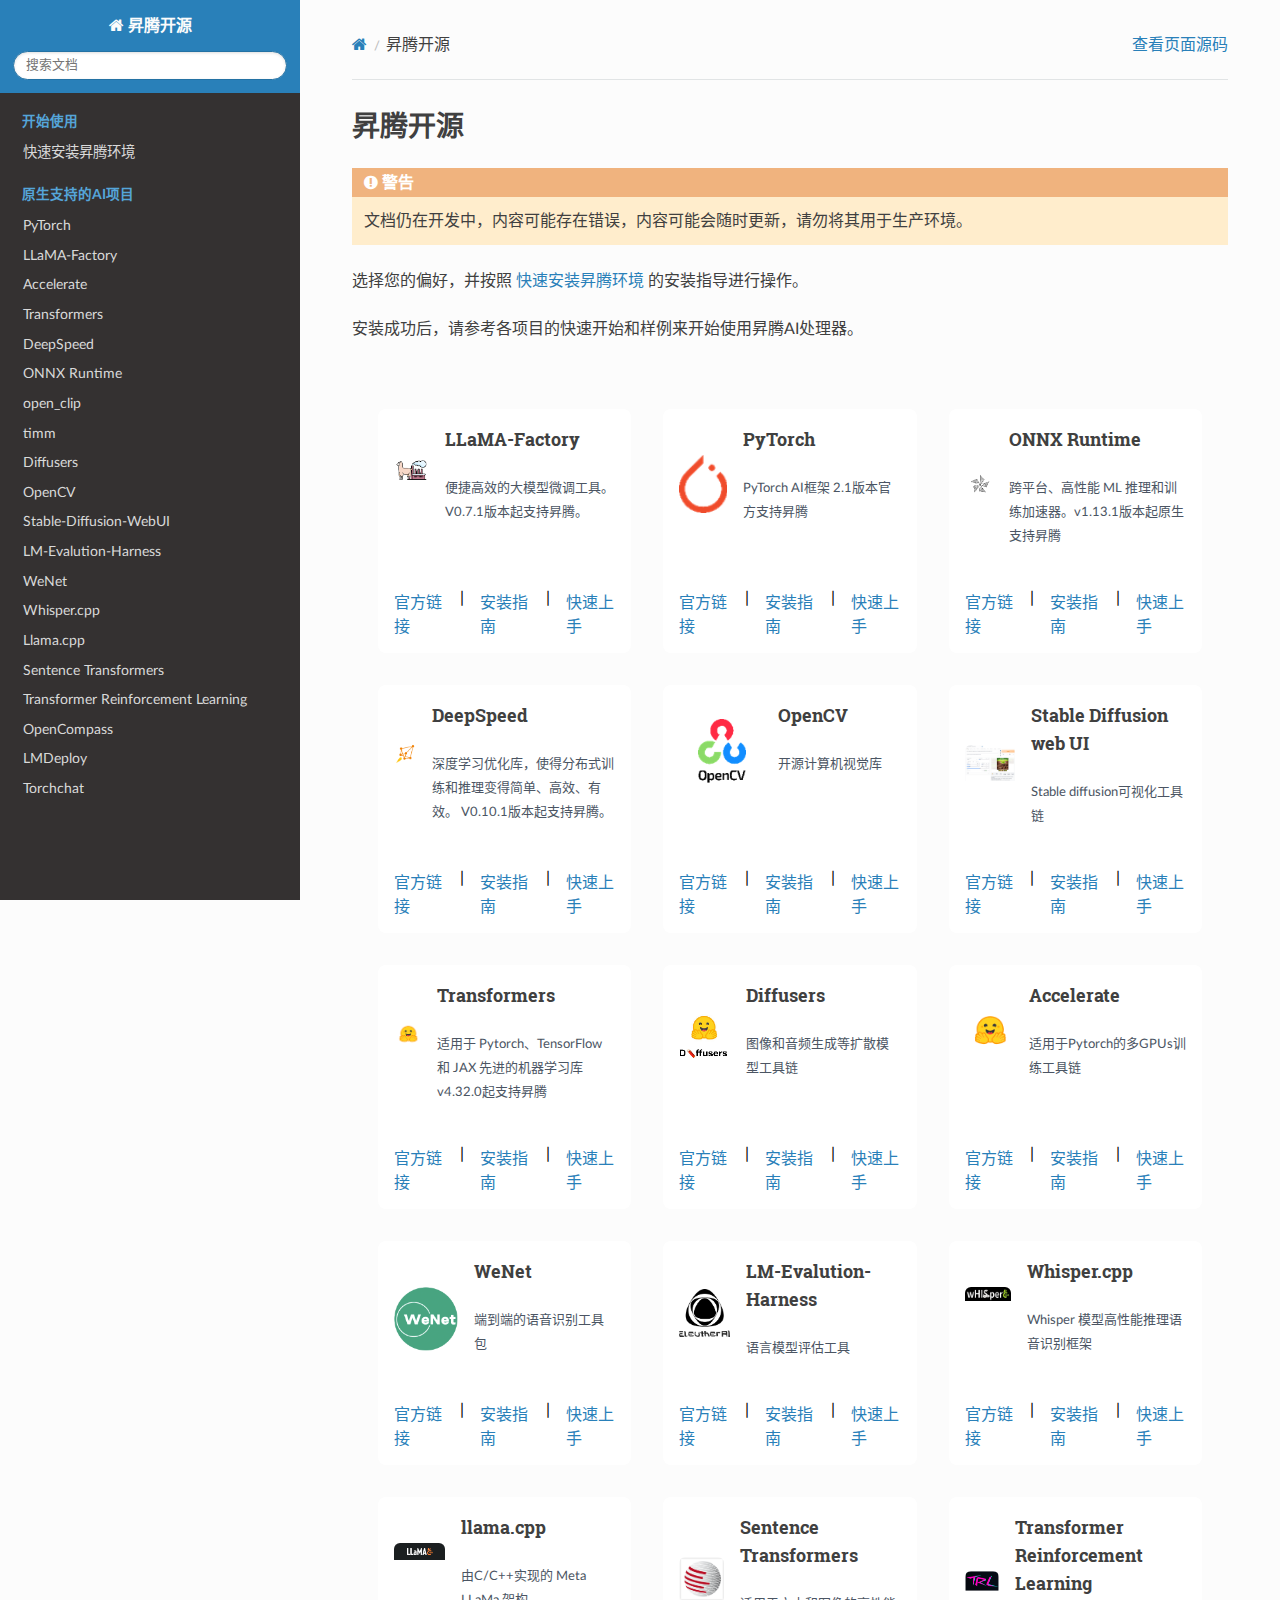
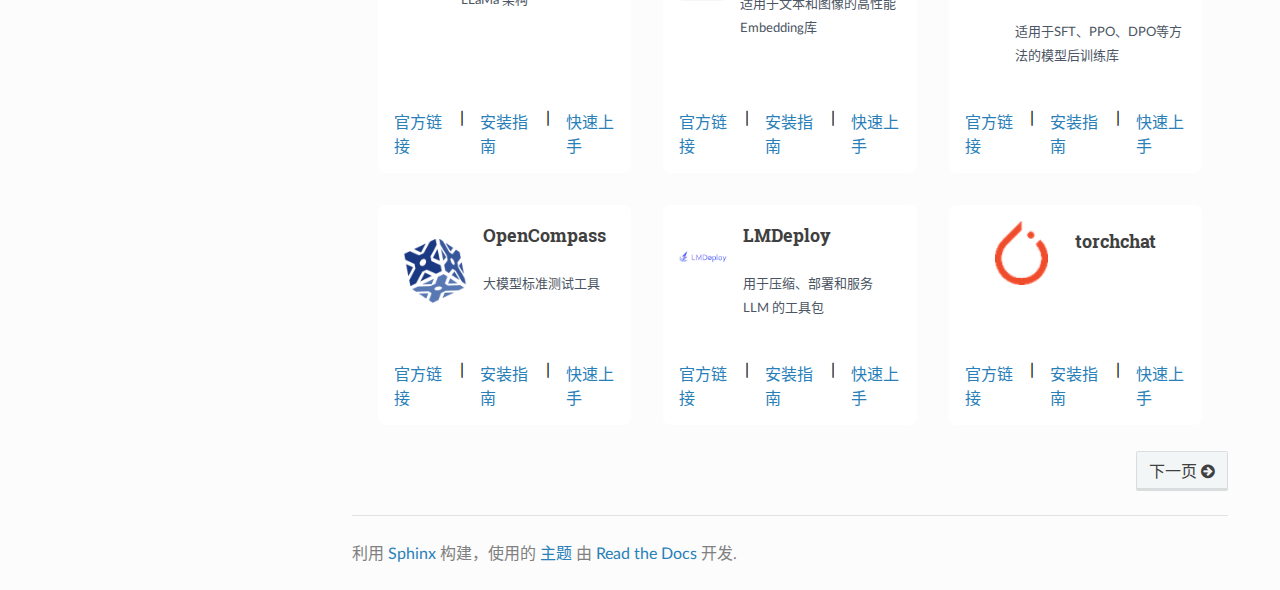
<file: index.html>
<!DOCTYPE html>
<html class="writer-html5" lang="zh-CN" data-content_root="./">
<head>
  <meta charset="utf-8" /><meta name="viewport" content="width=device-width, initial-scale=1" />

  <meta name="viewport" content="width=device-width, initial-scale=1.0" />
  <title>昇腾开源 &mdash; 昇腾开源  文档</title>
      <link rel="stylesheet" type="text/css" href="_static/pygments.css?v=b86133f3" />
      <link rel="stylesheet" type="text/css" href="_static/css/theme.css?v=e59714d7" />
      <link rel="stylesheet" type="text/css" href="_static/copybutton.css?v=76b2166b" />
      <link rel="stylesheet" type="text/css" href="_static/custom.css?v=ec38875e" />

  
      <script src="_static/jquery.js?v=5d32c60e"></script>
      <script src="_static/_sphinx_javascript_frameworks_compat.js?v=2cd50e6c"></script>
      <script src="_static/documentation_options.js?v=7d86a446"></script>
      <script src="_static/doctools.js?v=9bcbadda"></script>
      <script src="_static/sphinx_highlight.js?v=dc90522c"></script>
      <script src="_static/clipboard.min.js?v=a7894cd8"></script>
      <script src="_static/copybutton.js?v=f281be69"></script>
      <script src="_static/package_info.js?v=220df70d"></script>
      <script src="_static/statistics.js?v=ed8c2343"></script>
      <script src="_static/translations.js?v=beaddf03"></script>
    <script src="_static/js/theme.js"></script>
    <link rel="index" title="索引" href="genindex.html" />
    <link rel="search" title="搜索" href="search.html" />
    <link rel="next" title="快速安装昇腾环境" href="sources/ascend/quick_install.html" /> 
</head>

<body class="wy-body-for-nav"> 
  <div class="wy-grid-for-nav">
    <nav data-toggle="wy-nav-shift" class="wy-nav-side">
      <div class="wy-side-scroll">
        <div class="wy-side-nav-search" >

          
          
          <a href="#" class="icon icon-home">
            昇腾开源
          </a>
<div role="search">
  <form id="rtd-search-form" class="wy-form" action="search.html" method="get">
    <input type="text" name="q" placeholder="搜索文档" aria-label="搜索文档" />
    <input type="hidden" name="check_keywords" value="yes" />
    <input type="hidden" name="area" value="default" />
  </form>
</div>
        </div><div class="wy-menu wy-menu-vertical" data-spy="affix" role="navigation" aria-label="导航菜单">
              <p class="caption" role="heading"><span class="caption-text">开始使用</span></p>
<ul>
<li class="toctree-l1"><a class="reference internal" href="sources/ascend/quick_install.html">快速安装昇腾环境</a></li>
</ul>
<p class="caption" role="heading"><span class="caption-text">原生支持的AI项目</span></p>
<ul>
<li class="toctree-l1"><a class="reference internal" href="sources/pytorch/index.html">PyTorch</a></li>
<li class="toctree-l1"><a class="reference internal" href="sources/llamafactory/index.html">LLaMA-Factory</a></li>
<li class="toctree-l1"><a class="reference internal" href="sources/accelerate/index.html">Accelerate</a></li>
<li class="toctree-l1"><a class="reference internal" href="sources/transformers/index.html">Transformers</a></li>
<li class="toctree-l1"><a class="reference internal" href="sources/deepspeed/index.html">DeepSpeed</a></li>
<li class="toctree-l1"><a class="reference internal" href="sources/onnxruntime/index.html">ONNX Runtime</a></li>
<li class="toctree-l1"><a class="reference internal" href="sources/open_clip/index.html">open_clip</a></li>
<li class="toctree-l1"><a class="reference internal" href="sources/timm/index.html">timm</a></li>
<li class="toctree-l1"><a class="reference internal" href="sources/Diffusers/index.html">Diffusers</a></li>
<li class="toctree-l1"><a class="reference internal" href="sources/opencv/index.html">OpenCV</a></li>
<li class="toctree-l1"><a class="reference internal" href="sources/sd_webui/index.html">Stable-Diffusion-WebUI</a></li>
<li class="toctree-l1"><a class="reference internal" href="sources/lm_evaluation/index.html">LM-Evalution-Harness</a></li>
<li class="toctree-l1"><a class="reference internal" href="sources/wenet/index.html">WeNet</a></li>
<li class="toctree-l1"><a class="reference internal" href="sources/whisper_cpp/index.html">Whisper.cpp</a></li>
<li class="toctree-l1"><a class="reference internal" href="sources/llama_cpp/index.html">Llama.cpp</a></li>
<li class="toctree-l1"><a class="reference internal" href="sources/sentence_transformers/index.html">Sentence Transformers</a></li>
<li class="toctree-l1"><a class="reference internal" href="sources/trl/index.html">Transformer Reinforcement Learning</a></li>
<li class="toctree-l1"><a class="reference internal" href="sources/opencompass/index.html">OpenCompass</a></li>
<li class="toctree-l1"><a class="reference internal" href="sources/lm_deploy/index.html">LMDeploy</a></li>
<li class="toctree-l1"><a class="reference internal" href="sources/torchchat/index.html">Torchchat</a></li>
</ul>

        </div>
      </div>
    </nav>

    <section data-toggle="wy-nav-shift" class="wy-nav-content-wrap"><nav class="wy-nav-top" aria-label="移动版导航菜单" >
          <i data-toggle="wy-nav-top" class="fa fa-bars"></i>
          <a href="#">昇腾开源</a>
      </nav>

      <div class="wy-nav-content">
        <div class="rst-content">
          <div role="navigation" aria-label="页面导航">
  <ul class="wy-breadcrumbs">
      <li><a href="#" class="icon icon-home" aria-label="Home"></a></li>
      <li class="breadcrumb-item active">昇腾开源</li>
      <li class="wy-breadcrumbs-aside">
            <a href="_sources/index.rst.txt" rel="nofollow"> 查看页面源码</a>
      </li>
  </ul>
  <hr/>
</div>
          <div role="main" class="document" itemscope="itemscope" itemtype="http://schema.org/Article">
           <div itemprop="articleBody">
             
  <section id="id1">
<h1>昇腾开源<a class="headerlink" href="#id1" title="Link to this heading"></a></h1>
<div class="toctree-wrapper compound">
</div>
<div class="toctree-wrapper compound">
</div>
<div class="admonition warning">
<p class="admonition-title">警告</p>
<p>文档仍在开发中，内容可能存在错误，内容可能会随时更新，请勿将其用于生产环境。</p>
</div>
<p>选择您的偏好，并按照 <a class="reference internal" href="sources/ascend/quick_install.html"><span class="doc">快速安装昇腾环境</span></a> 的安装指导进行操作。</p>
<p>安装成功后，请参考各项目的快速开始和样例来开始使用昇腾AI处理器。</p>
<div class="container bg-white flex flex-col items-center">
     <div class="grid grid-cols-1 md:grid-cols-3 gap-8">
         <!-- Card 1 -->
         <div class="box rounded-lg p-4 flex flex-col items-center">
             <div class="flex items-center mb-4">
                 <div class="img w-16 h-16 rounded-md mr-4" style="background-image: url('_static/images/llama-factory.png')"></div>
                 <div>
                     <h2 class="text-lg font-semibold">LLaMA-Factory</h2>
                     <p class="text-gray-600 desc">便捷高效的大模型微调工具。V0.7.1版本起支持昇腾。</p>
                 </div>
             </div>
             <div class="flex-grow"></div>
             <div class="flex space-x-4 text-blue-600">
                 <a href="https://github.com/hiyouga/LLaMA-Factory">官方链接</a>
                 <span class="split">|</span>
                 <a href="sources/llamafactory/install.html">安装指南</a>
                 <span class="split">|</span>
                 <a href="sources/llamafactory/quick_start.html">快速上手</a>
             </div>
         </div>
         <!-- Card 2 -->
         <div class="box rounded-lg p-4 flex flex-col items-center">
             <div class="flex items-center mb-4">
                 <div class="img w-16 h-16 rounded-md mr-4" style="background-image: url('_static/images/pytorch.png')"></div>
                 <div>
                     <h2 class="text-lg font-semibold">PyTorch</h2>
                     <p class="text-gray-600 desc">PyTorch AI框架  2.1版本官方支持昇腾</p>
                 </div>
             </div>
             <div class="flex-grow"></div>
             <div class="flex space-x-4 text-blue-600">
                 <a href="https://pytorch.org">官方链接</a>
                 <span class="split">|</span>
                 <a href="sources/pytorch/install.html">安装指南</a>
                 <span class="split">|</span>
                 <a href="sources/pytorch/quick_start.html">快速上手</a>
             </div>
         </div>
         <!-- Card 3 -->
         <div class="box rounded-lg p-4 flex flex-col items-center">
             <div class="flex items-center mb-4">
                 <div class="img w-16 h-16 rounded-md mr-4" style="background-image: url('_static/images/onnxruntime.png')"></div>
                 <div>
                     <h2 class="text-lg font-semibold">ONNX Runtime</h2>
                     <p class="text-gray-600 desc">跨平台、高性能 ML 推理和训练加速器。v1.13.1版本起原生支持昇腾</p>
                 </div>
             </div>
             <div class="flex-grow"></div>
             <div class="flex space-x-4 text-blue-600">
                 <a href="https://github.com/microsoft/onnxruntime">官方链接</a>
                 <span class="split">|</span>
                 <a href="sources/onnxruntime/install.html">安装指南</a>
                 <span class="split">|</span>
                 <a href="sources/onnxruntime/quick_start.html">快速上手</a>
             </div>
         </div>
         <!-- Card 4 -->
         <div class="box rounded-lg p-4 flex flex-col items-center">
             <div class="flex items-center mb-4">
                 <div class="img w-16 h-16 rounded-md mr-4" style="background-image: url('_static/images/deepspeed.png')"></div>
                 <div>
                     <h2 class="text-lg font-semibold">DeepSpeed</h2>
                     <p class="text-gray-600 desc">深度学习优化库，使得分布式训练和推理变得简单、高效、有效。
                         V0.10.1版本起支持昇腾。</p>
                 </div>
             </div>
             <div class="flex-grow"></div>
             <div class="flex space-x-4 text-blue-600">
                 <a href="https://github.com/microsoft/DeepSpeed">官方链接</a>
                 <span class="split">|</span>
                 <a href="sources/deepspeed/install.html">安装指南</a>
                 <span class="split">|</span>
                 <a href="sources/deepspeed/quick_start.html">快速上手</a>
             </div>
         </div>
         <!-- Card 5 -->
         <div class="box rounded-lg p-4 flex flex-col items-center">
             <div class="flex items-center mb-4">
                 <div class="img w-16 h-16 rounded-md mr-4" style="background-image: url('_static/images/opencv.png')"></div>
                 <div>
                     <h2 class="text-lg font-semibold">OpenCV</h2>
                     <p class="text-gray-600 desc">开源计算机视觉库</p>
                 </div>
             </div>
             <div class="flex-grow"></div>
             <div class="flex space-x-4 text-blue-600">
                 <a href="https://github.com/opencv/opencv">官方链接</a>
                 <span class="split">|</span>
                 <a href="sources/opencv/install.html">安装指南</a>
                 <span class="split">|</span>
                 <a href="sources/opencv/quick_start.html">快速上手</a>
             </div>
         </div>
         <!-- Card 6 -->
         <div class="box rounded-lg p-4 flex flex-col items-center">
             <div class="flex items-center mb-4">
                 <div class="img w-16 h-16 rounded-md mr-4" style="background-image: url('_static/images/sd-webui.png')"></div>
                 <div>
                     <h2 class="text-lg font-semibold">Stable Diffusion web UI</h2>
                     <p class="text-gray-600 desc">Stable diffusion可视化工具链</p>
                 </div>
             </div>
             <div class="flex-grow"></div>
             <div class="flex space-x-4 text-blue-600">
                 <a href="https://github.com/AUTOMATIC1111/stable-diffusion-webui">官方链接</a>
                 <span class="split">|</span>
                 <a href="sources/sd_webui/install.html">安装指南</a>
                 <span class="split">|</span>
                 <a href="sources/sd_webui/quick_start.html">快速上手</a>
             </div>
         </div>
         <!-- Card 7 -->
         <div class="box rounded-lg p-4 flex flex-col items-center">
             <div class="flex items-center mb-4">
                 <div class="img w-16 h-16 rounded-md mr-4" style="background-image: url('_static/images/huggingface.png')"></div>
                 <div>
                     <h2 class="text-lg font-semibold">Transformers</h2>
                     <p class="text-gray-600 desc">适用于 Pytorch、TensorFlow 和 JAX 先进的机器学习库
                         v4.32.0起支持昇腾</p>
                 </div>
             </div>
             <div class="flex-grow"></div>
             <div class="flex space-x-4 text-blue-600">
                 <a href="https://huggingface.co/docs/transformers/index">官方链接</a>
                 <span class="split">|</span>
                 <a href="href=sources/transformers/install.html">安装指南</a>
                 <span class="split">|</span>
                 <a href="href=sources/transformers/fine-tune.html">快速上手</a>
             </div>
         </div>
         <!-- Card 8 -->
         <div class="box rounded-lg p-4 flex flex-col items-center">
             <div class="flex items-center mb-4">
                 <div class="img w-16 h-16 rounded-md mr-4" style="background-image: url('_static/images/diffusers.png')"></div>
                 <div>
                     <h2 class="text-lg font-semibold">Diffusers</h2>
                     <p class="text-gray-600 desc">图像和音频生成等扩散模型工具链</p>
                 </div>
             </div>
             <div class="flex-grow"></div>
             <div class="flex space-x-4 text-blue-600">
                 <a href="https://github.com/huggingface/diffusers">官方链接</a>
                 <span class="split">|</span>
                 <a href="sources/Diffusers/install.html">安装指南</a>
                 <span class="split">|</span>
                 <a href="sources/Diffusers/quick_start.html">快速上手</a>
             </div>
         </div>
         <!-- Card 9 -->
         <div class="box rounded-lg p-4 flex flex-col items-center">
             <div class="flex items-center mb-4">
                 <div class="img w-16 h-16 rounded-md mr-4" style="background-image: url('_static/images/huggingface.png')"></div>
                 <div>
                     <h2 class="text-lg font-semibold">Accelerate</h2>
                     <p class="text-gray-600 desc">适用于Pytorch的多GPUs训练工具链</p>
                 </div>
             </div>
             <div class="flex-grow"></div>
             <div class="flex space-x-4 text-blue-600">
                 <a href="https://github.com/huggingface/accelerate">官方链接</a>
                 <span class="split">|</span>
                 <a href="sources/accelerate/install.html">安装指南</a>
                 <span class="split">|</span>
                 <a href="sources/accelerate/quick_start.html">快速上手</a>
             </div>
         </div>
         <!-- Card 10 -->
         <div class="box rounded-lg p-4 flex flex-col items-center">
             <div class="flex items-center mb-4">
                 <div class="img w-16 h-16 rounded-md mr-4" style="background-image: url('_static/images/wenet.png')"></div>
                 <div>
                     <h2 class="text-lg font-semibold">WeNet</h2>
                     <p class="text-gray-600 desc">端到端的语音识别工具包</p>
                 </div>
             </div>
             <div class="flex-grow"></div>
             <div class="flex space-x-4 text-blue-600">
                 <a href="https://github.com/wenet-e2e/wenet">官方链接</a>
                 <span class="split">|</span>
                 <a href="sources/wenet/install.html">安装指南</a>
                 <span class="split">|</span>
                 <a href="sources/wenet/quick_start.html">快速上手</a>
             </div>
         </div>
         <!-- Card 11 -->
         <div class="box rounded-lg p-4 flex flex-col items-center">
             <div class="flex items-center mb-4">
                 <div class="img w-16 h-16 rounded-md mr-4" style="background-image: url('_static/images/lm-evalution.png')"></div>
                 <div>
                     <h2 class="text-lg font-semibold">LM-Evalution-Harness</h2>
                     <p class="text-gray-600 desc">语言模型评估工具</p>
                 </div>
             </div>
             <div class="flex-grow"></div>
             <div class="flex space-x-4 text-blue-600">
                 <a href="https://github.com/EleutherAI/lm-evaluation-harness">官方链接</a>
                 <span class="split">|</span>
                 <a href="sources/lm_evaluation/install.html">安装指南</a>
                 <span class="split">|</span>
                 <a href="sources/lm_evaluation/quick_start.html">快速上手</a>
             </div>
         </div>
         <!-- Card 12 -->
         <div class="box rounded-lg p-4 flex flex-col items-center">
             <div class="flex items-center mb-4">
                 <div class="img w-16 h-16 rounded-md mr-4" style="background-image: url('_static/images/whisper_cpp.png')"></div>
                 <div>
                     <h2 class="text-lg font-semibold">Whisper.cpp</h2>
                     <p class="text-gray-600 desc">Whisper 模型高性能推理语音识别框架</p>
                 </div>
             </div>
             <div class="flex-grow"></div>
             <div class="flex space-x-4 text-blue-600">
                 <a href="https://github.com/ggerganov/whisper.cpp">官方链接</a>
                 <span class="split">|</span>
                 <a href="sources/whisper_cpp/install.html">安装指南</a>
                 <span class="split">|</span>
                 <a href="sources/whisper_cpp/quick_start.html">快速上手</a>
             </div>
         </div>
         <!-- Card 13 -->
         <div class="box rounded-lg p-4 flex flex-col items-center">
             <div class="flex items-center mb-4">
                 <div class="img w-16 h-16 rounded-md mr-4" style="background-image: url('_static/images/llama_cpp.png')"></div>
                 <div>
                     <h2 class="text-lg font-semibold">llama.cpp</h2>
                     <p class="text-gray-600 desc">由C/C++实现的 Meta LLaMa 架构</p>
                 </div>
             </div>
             <div class="flex-grow"></div>
             <div class="flex space-x-4 text-blue-600">
                 <a href="https://github.com/ggerganov/llama.cpp">官方链接</a>
                 <span class="split">|</span>
                 <a href="sources/llama_cpp/install.html">安装指南</a>
                 <span class="split">|</span>
                 <a href="sources/llama_cpp/quick_start.html">快速上手</a>
             </div>
         </div>
         <!-- Card 14 -->
         <div class="box rounded-lg p-4 flex flex-col items-center">
             <div class="flex items-center mb-4">
                 <div class="img w-16 h-16 rounded-md mr-4" style="background-image: url('_static/images/sentence_transformers.png')"></div>
                 <div>
                     <h2 class="text-lg font-semibold">Sentence Transformers</h2>
                     <p class="text-gray-600 desc">适用于文本和图像的高性能Embedding库</p>
                 </div>
             </div>
             <div class="flex-grow"></div>
             <div class="flex space-x-4 text-blue-600">
                 <a href="https://github.com/UKPLab/sentence-transformers">官方链接</a>
                 <span class="split">|</span>
                 <a href="sources/sentence_transformers/install.html">安装指南</a>
                 <span class="split">|</span>
                 <a href="sources/sentence_transformers/quick_start.html">快速上手</a>
             </div>
         </div>
         <!-- Card 15 -->
         <div class="box rounded-lg p-4 flex flex-col items-center">
             <div class="flex items-center mb-4">
                 <div class="img w-16 h-16 rounded-md mr-4" style="background-image: url('_static/images/trl.png')"></div>
                 <div>
                     <h2 class="text-lg font-semibold">Transformer Reinforcement Learning</h2>
                     <p class="text-gray-600 desc">适用于SFT、PPO、DPO等方法的模型后训练库</p>
                 </div>
             </div>
             <div class="flex-grow"></div>
             <div class="flex space-x-4 text-blue-600">
                 <a href="https://github.com/huggingface/trl">官方链接</a>
                 <span class="split">|</span>
                 <a href="sources/trl/install.html">安装指南</a>
                 <span class="split">|</span>
                 <a href="sources/trl/quick_start.html">快速上手</a>
             </div>
         </div>
         <!-- Card 16 -->
         <div class="box rounded-lg p-4 flex flex-col items-center">
             <div class="flex items-center mb-4">
                 <div class="img w-16 h-16 rounded-md mr-4" style="background-image: url('_static/images/opencompass.png')"></div>
                 <div>
                     <h2 class="text-lg font-semibold">OpenCompass</h2>
                     <p class="text-gray-600 desc">大模型标准测试工具</p>
                 </div>
             </div>
             <div class="flex-grow"></div>
             <div class="flex space-x-4 text-blue-600">
                 <a href="https://github.com//open-compass/opencompass">官方链接</a>
                 <span class="split">|</span>
                 <a href="sources/opencompass/install.html">安装指南</a>
                 <span class="split">|</span>
                 <a href="sources/opencompass/quick_start.html">快速上手</a>
             </div>
         </div>
         <!-- Card 17 -->
         <div class="box rounded-lg p-4 flex flex-col items-center">
             <div class="flex items-center mb-4">
                 <div class="img w-16 h-16 rounded-md mr-4" style="background-image: url('_static/images/lm-deploy.png')"></div>
                 <div>
                     <h2 class="text-lg font-semibold">LMDeploy</h2>
                     <p class="text-gray-600 desc">用于压缩、部署和服务 LLM 的工具包</p>
                 </div>
             </div>
             <div class="flex-grow"></div>
             <div class="flex space-x-4 text-blue-600">
                 <a href="https://github.com/InternLM/lmdeploy">官方链接</a>
                 <span class="split">|</span>
                 <a href="sources/lm_deploy/install.html">安装指南</a>
                 <span class="split">|</span>
                 <a href="sources/lm_deploy/quick_start.html">快速上手</a>
             </div>
         </div>
         <!-- Card 18 -->
         <div class="box rounded-lg p-4 flex flex-col items-center">
             <div class="flex items-center mb-4">
                 <div class="img w-16 h-16 rounded-md mr-4" style="background-image: url('_static/images/pytorch.png')"></div>
                 <div>
                     <h2 class="text-lg font-semibold">torchchat</h2>
                     <p class="text-gray-600 desc"></p>
                 </div>
             </div>
             <div class="flex-grow"></div>
             <div class="flex space-x-4 text-blue-600">
                 <a href="https://github.com/pytorch/torchchat">官方链接</a>
                 <span class="split">|</span>
                 <a href="sources/torchchat/install.html">安装指南</a>
                 <span class="split">|</span>
                 <a href="sources/torchchat/quick_start.html">快速上手</a>
             </div>
         </div>

     </div>
 </div></section>


           </div>
          </div>
          <footer><div class="rst-footer-buttons" role="navigation" aria-label="页脚">
        <a href="sources/ascend/quick_install.html" class="btn btn-neutral float-right" title="快速安装昇腾环境" accesskey="n" rel="next">下一页 <span class="fa fa-arrow-circle-right" aria-hidden="true"></span></a>
    </div>

  <hr/>

  <div role="contentinfo">
    <p>&#169; 版权所有 2024, Ascend。</p>
  </div>

  利用 <a href="https://www.sphinx-doc.org/">Sphinx</a> 构建，使用的 
    <a href="https://github.com/readthedocs/sphinx_rtd_theme">主题</a>
    由 <a href="https://readthedocs.org">Read the Docs</a> 开发.
   

</footer>
        </div>
      </div>
    </section>
  </div>
  <script>
      jQuery(function () {
          SphinxRtdTheme.Navigation.enable(true);
      });
  </script> 

</body>
</html>
</file>
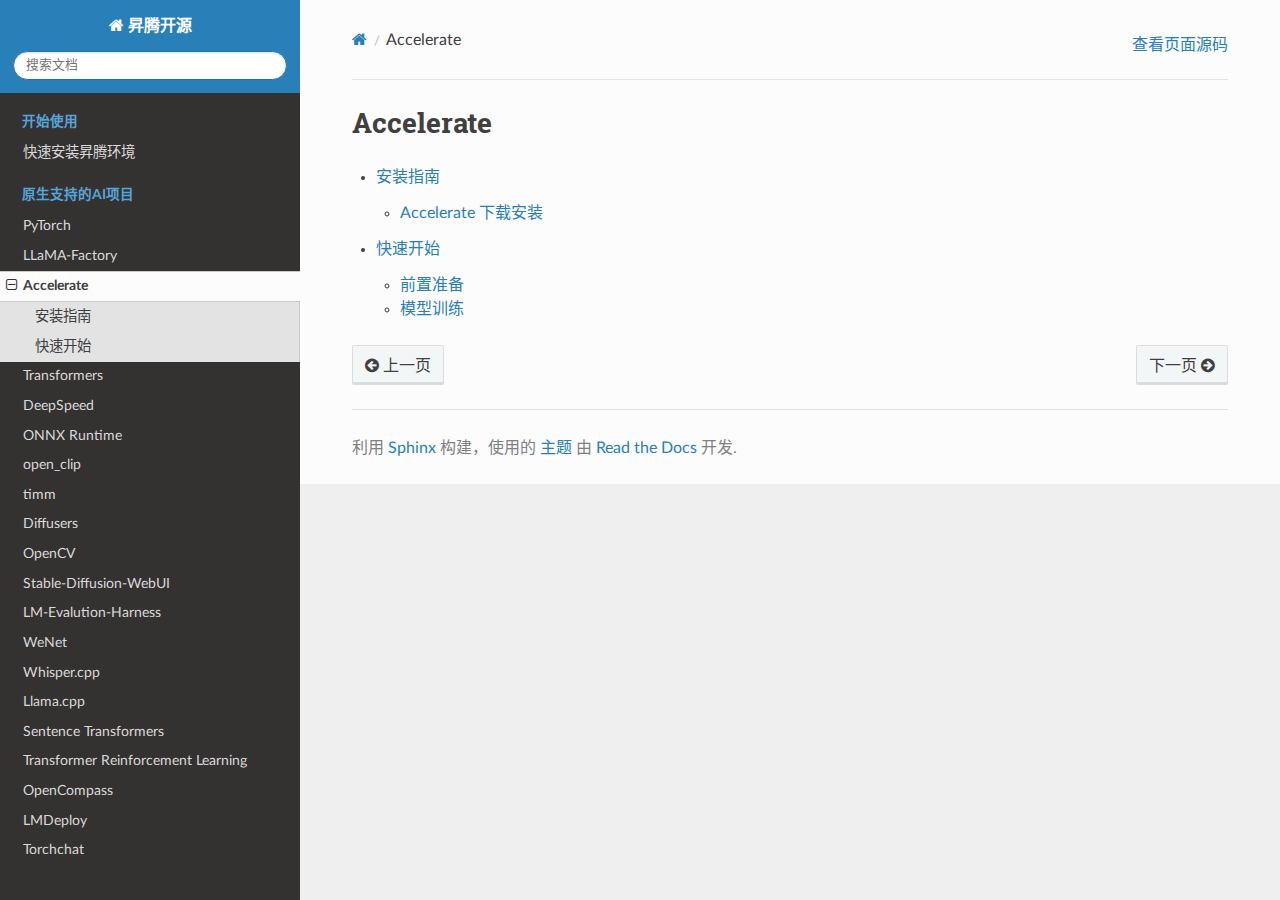
<file: sources/accelerate/index.html>
<!DOCTYPE html>
<html class="writer-html5" lang="zh-CN" data-content_root="../../">
<head>
  <meta charset="utf-8" /><meta name="viewport" content="width=device-width, initial-scale=1" />

  <meta name="viewport" content="width=device-width, initial-scale=1.0" />
  <title>Accelerate &mdash; 昇腾开源  文档</title>
      <link rel="stylesheet" type="text/css" href="../../_static/pygments.css?v=b86133f3" />
      <link rel="stylesheet" type="text/css" href="../../_static/css/theme.css?v=e59714d7" />
      <link rel="stylesheet" type="text/css" href="../../_static/copybutton.css?v=76b2166b" />
      <link rel="stylesheet" type="text/css" href="../../_static/custom.css?v=ec38875e" />

  
      <script src="../../_static/jquery.js?v=5d32c60e"></script>
      <script src="../../_static/_sphinx_javascript_frameworks_compat.js?v=2cd50e6c"></script>
      <script src="../../_static/documentation_options.js?v=7d86a446"></script>
      <script src="../../_static/doctools.js?v=9bcbadda"></script>
      <script src="../../_static/sphinx_highlight.js?v=dc90522c"></script>
      <script src="../../_static/clipboard.min.js?v=a7894cd8"></script>
      <script src="../../_static/copybutton.js?v=f281be69"></script>
      <script src="../../_static/package_info.js?v=220df70d"></script>
      <script src="../../_static/statistics.js?v=ed8c2343"></script>
      <script src="../../_static/translations.js?v=beaddf03"></script>
    <script src="../../_static/js/theme.js"></script>
    <link rel="index" title="索引" href="../../genindex.html" />
    <link rel="search" title="搜索" href="../../search.html" />
    <link rel="next" title="安装指南" href="install.html" />
    <link rel="prev" title="FAQ" href="../llamafactory/faq.html" /> 
</head>

<body class="wy-body-for-nav"> 
  <div class="wy-grid-for-nav">
    <nav data-toggle="wy-nav-shift" class="wy-nav-side">
      <div class="wy-side-scroll">
        <div class="wy-side-nav-search" >

          
          
          <a href="../../index.html" class="icon icon-home">
            昇腾开源
          </a>
<div role="search">
  <form id="rtd-search-form" class="wy-form" action="../../search.html" method="get">
    <input type="text" name="q" placeholder="搜索文档" aria-label="搜索文档" />
    <input type="hidden" name="check_keywords" value="yes" />
    <input type="hidden" name="area" value="default" />
  </form>
</div>
        </div><div class="wy-menu wy-menu-vertical" data-spy="affix" role="navigation" aria-label="导航菜单">
              <p class="caption" role="heading"><span class="caption-text">开始使用</span></p>
<ul>
<li class="toctree-l1"><a class="reference internal" href="../ascend/quick_install.html">快速安装昇腾环境</a></li>
</ul>
<p class="caption" role="heading"><span class="caption-text">原生支持的AI项目</span></p>
<ul class="current">
<li class="toctree-l1"><a class="reference internal" href="../pytorch/index.html">PyTorch</a></li>
<li class="toctree-l1"><a class="reference internal" href="../llamafactory/index.html">LLaMA-Factory</a></li>
<li class="toctree-l1 current"><a class="current reference internal" href="#">Accelerate</a><ul>
<li class="toctree-l2"><a class="reference internal" href="install.html">安装指南</a></li>
<li class="toctree-l2"><a class="reference internal" href="quick_start.html">快速开始</a></li>
</ul>
</li>
<li class="toctree-l1"><a class="reference internal" href="../transformers/index.html">Transformers</a></li>
<li class="toctree-l1"><a class="reference internal" href="../deepspeed/index.html">DeepSpeed</a></li>
<li class="toctree-l1"><a class="reference internal" href="../onnxruntime/index.html">ONNX Runtime</a></li>
<li class="toctree-l1"><a class="reference internal" href="../open_clip/index.html">open_clip</a></li>
<li class="toctree-l1"><a class="reference internal" href="../timm/index.html">timm</a></li>
<li class="toctree-l1"><a class="reference internal" href="../Diffusers/index.html">Diffusers</a></li>
<li class="toctree-l1"><a class="reference internal" href="../opencv/index.html">OpenCV</a></li>
<li class="toctree-l1"><a class="reference internal" href="../sd_webui/index.html">Stable-Diffusion-WebUI</a></li>
<li class="toctree-l1"><a class="reference internal" href="../lm_evaluation/index.html">LM-Evalution-Harness</a></li>
<li class="toctree-l1"><a class="reference internal" href="../wenet/index.html">WeNet</a></li>
<li class="toctree-l1"><a class="reference internal" href="../whisper_cpp/index.html">Whisper.cpp</a></li>
<li class="toctree-l1"><a class="reference internal" href="../llama_cpp/index.html">Llama.cpp</a></li>
<li class="toctree-l1"><a class="reference internal" href="../sentence_transformers/index.html">Sentence Transformers</a></li>
<li class="toctree-l1"><a class="reference internal" href="../trl/index.html">Transformer Reinforcement Learning</a></li>
<li class="toctree-l1"><a class="reference internal" href="../opencompass/index.html">OpenCompass</a></li>
<li class="toctree-l1"><a class="reference internal" href="../lm_deploy/index.html">LMDeploy</a></li>
<li class="toctree-l1"><a class="reference internal" href="../torchchat/index.html">Torchchat</a></li>
</ul>

        </div>
      </div>
    </nav>

    <section data-toggle="wy-nav-shift" class="wy-nav-content-wrap"><nav class="wy-nav-top" aria-label="移动版导航菜单" >
          <i data-toggle="wy-nav-top" class="fa fa-bars"></i>
          <a href="../../index.html">昇腾开源</a>
      </nav>

      <div class="wy-nav-content">
        <div class="rst-content">
          <div role="navigation" aria-label="页面导航">
  <ul class="wy-breadcrumbs">
      <li><a href="../../index.html" class="icon icon-home" aria-label="Home"></a></li>
      <li class="breadcrumb-item active">Accelerate</li>
      <li class="wy-breadcrumbs-aside">
            <a href="../../_sources/sources/accelerate/index.rst.txt" rel="nofollow"> 查看页面源码</a>
      </li>
  </ul>
  <hr/>
</div>
          <div role="main" class="document" itemscope="itemscope" itemtype="http://schema.org/Article">
           <div itemprop="articleBody">
             
  <section id="accelerate">
<h1>Accelerate<a class="headerlink" href="#accelerate" title="Link to this heading"></a></h1>
<div class="toctree-wrapper compound">
<ul>
<li class="toctree-l1"><a class="reference internal" href="install.html">安装指南</a><ul>
<li class="toctree-l2"><a class="reference internal" href="install.html#accelerate">Accelerate 下载安装</a></li>
</ul>
</li>
<li class="toctree-l1"><a class="reference internal" href="quick_start.html">快速开始</a><ul>
<li class="toctree-l2"><a class="reference internal" href="quick_start.html#id2">前置准备</a></li>
<li class="toctree-l2"><a class="reference internal" href="quick_start.html#id3">模型训练</a></li>
</ul>
</li>
</ul>
</div>
</section>


           </div>
          </div>
          <footer><div class="rst-footer-buttons" role="navigation" aria-label="页脚">
        <a href="../llamafactory/faq.html" class="btn btn-neutral float-left" title="FAQ" accesskey="p" rel="prev"><span class="fa fa-arrow-circle-left" aria-hidden="true"></span> 上一页</a>
        <a href="install.html" class="btn btn-neutral float-right" title="安装指南" accesskey="n" rel="next">下一页 <span class="fa fa-arrow-circle-right" aria-hidden="true"></span></a>
    </div>

  <hr/>

  <div role="contentinfo">
    <p>&#169; 版权所有 2024, Ascend。</p>
  </div>

  利用 <a href="https://www.sphinx-doc.org/">Sphinx</a> 构建，使用的 
    <a href="https://github.com/readthedocs/sphinx_rtd_theme">主题</a>
    由 <a href="https://readthedocs.org">Read the Docs</a> 开发.
   

</footer>
        </div>
      </div>
    </section>
  </div>
  <script>
      jQuery(function () {
          SphinxRtdTheme.Navigation.enable(true);
      });
  </script> 

</body>
</html>
</file>
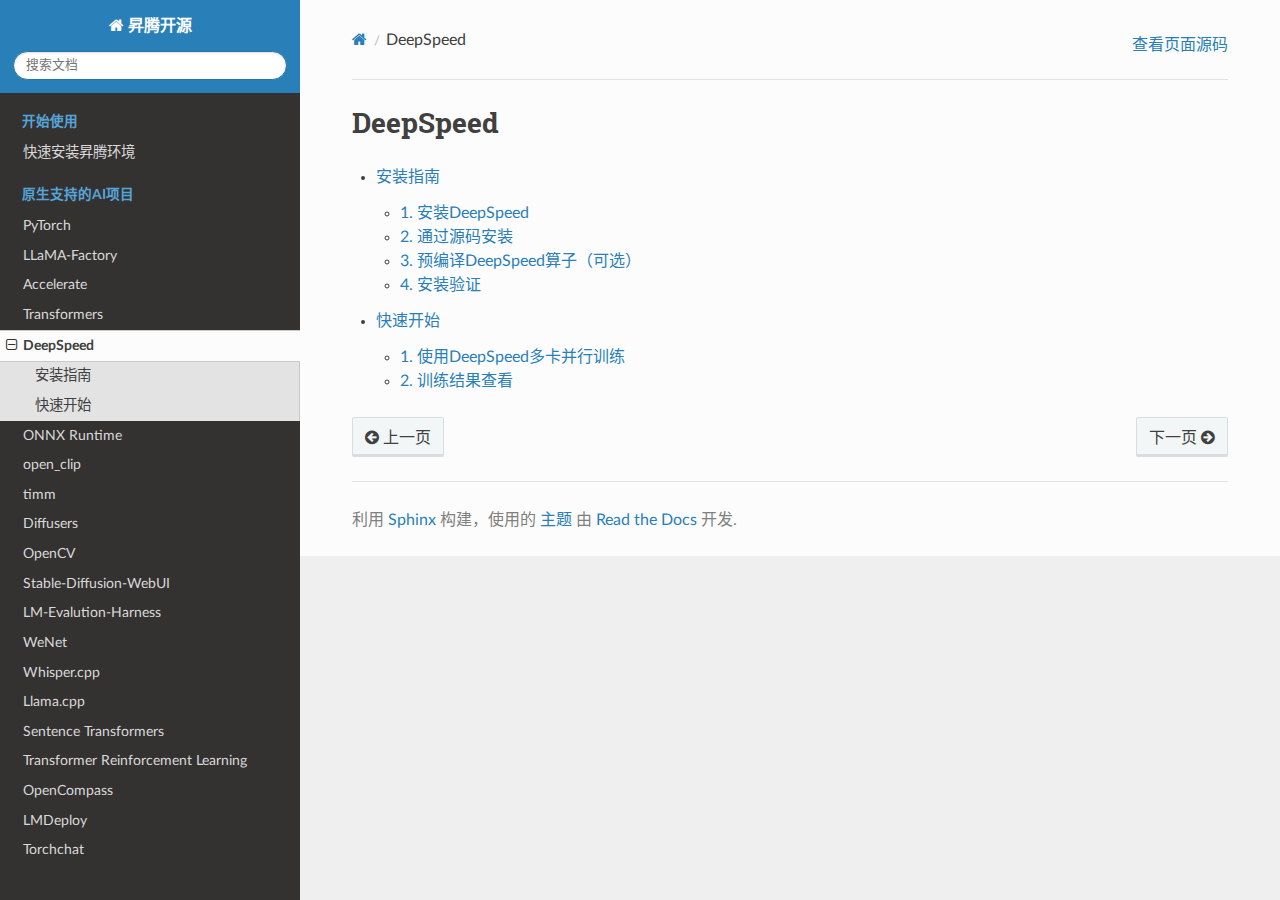
<file: sources/deepspeed/index.html>
<!DOCTYPE html>
<html class="writer-html5" lang="zh-CN" data-content_root="../../">
<head>
  <meta charset="utf-8" /><meta name="viewport" content="width=device-width, initial-scale=1" />

  <meta name="viewport" content="width=device-width, initial-scale=1.0" />
  <title>DeepSpeed &mdash; 昇腾开源  文档</title>
      <link rel="stylesheet" type="text/css" href="../../_static/pygments.css?v=b86133f3" />
      <link rel="stylesheet" type="text/css" href="../../_static/css/theme.css?v=e59714d7" />
      <link rel="stylesheet" type="text/css" href="../../_static/copybutton.css?v=76b2166b" />
      <link rel="stylesheet" type="text/css" href="../../_static/custom.css?v=ec38875e" />

  
      <script src="../../_static/jquery.js?v=5d32c60e"></script>
      <script src="../../_static/_sphinx_javascript_frameworks_compat.js?v=2cd50e6c"></script>
      <script src="../../_static/documentation_options.js?v=7d86a446"></script>
      <script src="../../_static/doctools.js?v=9bcbadda"></script>
      <script src="../../_static/sphinx_highlight.js?v=dc90522c"></script>
      <script src="../../_static/clipboard.min.js?v=a7894cd8"></script>
      <script src="../../_static/copybutton.js?v=f281be69"></script>
      <script src="../../_static/package_info.js?v=220df70d"></script>
      <script src="../../_static/statistics.js?v=ed8c2343"></script>
      <script src="../../_static/translations.js?v=beaddf03"></script>
    <script src="../../_static/js/theme.js"></script>
    <link rel="index" title="索引" href="../../genindex.html" />
    <link rel="search" title="搜索" href="../../search.html" />
    <link rel="next" title="安装指南" href="install.html" />
    <link rel="prev" title="推理" href="../transformers/inference.html" /> 
</head>

<body class="wy-body-for-nav"> 
  <div class="wy-grid-for-nav">
    <nav data-toggle="wy-nav-shift" class="wy-nav-side">
      <div class="wy-side-scroll">
        <div class="wy-side-nav-search" >

          
          
          <a href="../../index.html" class="icon icon-home">
            昇腾开源
          </a>
<div role="search">
  <form id="rtd-search-form" class="wy-form" action="../../search.html" method="get">
    <input type="text" name="q" placeholder="搜索文档" aria-label="搜索文档" />
    <input type="hidden" name="check_keywords" value="yes" />
    <input type="hidden" name="area" value="default" />
  </form>
</div>
        </div><div class="wy-menu wy-menu-vertical" data-spy="affix" role="navigation" aria-label="导航菜单">
              <p class="caption" role="heading"><span class="caption-text">开始使用</span></p>
<ul>
<li class="toctree-l1"><a class="reference internal" href="../ascend/quick_install.html">快速安装昇腾环境</a></li>
</ul>
<p class="caption" role="heading"><span class="caption-text">原生支持的AI项目</span></p>
<ul class="current">
<li class="toctree-l1"><a class="reference internal" href="../pytorch/index.html">PyTorch</a></li>
<li class="toctree-l1"><a class="reference internal" href="../llamafactory/index.html">LLaMA-Factory</a></li>
<li class="toctree-l1"><a class="reference internal" href="../accelerate/index.html">Accelerate</a></li>
<li class="toctree-l1"><a class="reference internal" href="../transformers/index.html">Transformers</a></li>
<li class="toctree-l1 current"><a class="current reference internal" href="#">DeepSpeed</a><ul>
<li class="toctree-l2"><a class="reference internal" href="install.html">安装指南</a></li>
<li class="toctree-l2"><a class="reference internal" href="quick_start.html">快速开始</a></li>
</ul>
</li>
<li class="toctree-l1"><a class="reference internal" href="../onnxruntime/index.html">ONNX Runtime</a></li>
<li class="toctree-l1"><a class="reference internal" href="../open_clip/index.html">open_clip</a></li>
<li class="toctree-l1"><a class="reference internal" href="../timm/index.html">timm</a></li>
<li class="toctree-l1"><a class="reference internal" href="../Diffusers/index.html">Diffusers</a></li>
<li class="toctree-l1"><a class="reference internal" href="../opencv/index.html">OpenCV</a></li>
<li class="toctree-l1"><a class="reference internal" href="../sd_webui/index.html">Stable-Diffusion-WebUI</a></li>
<li class="toctree-l1"><a class="reference internal" href="../lm_evaluation/index.html">LM-Evalution-Harness</a></li>
<li class="toctree-l1"><a class="reference internal" href="../wenet/index.html">WeNet</a></li>
<li class="toctree-l1"><a class="reference internal" href="../whisper_cpp/index.html">Whisper.cpp</a></li>
<li class="toctree-l1"><a class="reference internal" href="../llama_cpp/index.html">Llama.cpp</a></li>
<li class="toctree-l1"><a class="reference internal" href="../sentence_transformers/index.html">Sentence Transformers</a></li>
<li class="toctree-l1"><a class="reference internal" href="../trl/index.html">Transformer Reinforcement Learning</a></li>
<li class="toctree-l1"><a class="reference internal" href="../opencompass/index.html">OpenCompass</a></li>
<li class="toctree-l1"><a class="reference internal" href="../lm_deploy/index.html">LMDeploy</a></li>
<li class="toctree-l1"><a class="reference internal" href="../torchchat/index.html">Torchchat</a></li>
</ul>

        </div>
      </div>
    </nav>

    <section data-toggle="wy-nav-shift" class="wy-nav-content-wrap"><nav class="wy-nav-top" aria-label="移动版导航菜单" >
          <i data-toggle="wy-nav-top" class="fa fa-bars"></i>
          <a href="../../index.html">昇腾开源</a>
      </nav>

      <div class="wy-nav-content">
        <div class="rst-content">
          <div role="navigation" aria-label="页面导航">
  <ul class="wy-breadcrumbs">
      <li><a href="../../index.html" class="icon icon-home" aria-label="Home"></a></li>
      <li class="breadcrumb-item active">DeepSpeed</li>
      <li class="wy-breadcrumbs-aside">
            <a href="../../_sources/sources/deepspeed/index.rst.txt" rel="nofollow"> 查看页面源码</a>
      </li>
  </ul>
  <hr/>
</div>
          <div role="main" class="document" itemscope="itemscope" itemtype="http://schema.org/Article">
           <div itemprop="articleBody">
             
  <section id="deepspeed">
<h1>DeepSpeed<a class="headerlink" href="#deepspeed" title="Link to this heading"></a></h1>
<div class="toctree-wrapper compound">
<ul>
<li class="toctree-l1"><a class="reference internal" href="install.html">安装指南</a><ul>
<li class="toctree-l2"><a class="reference internal" href="install.html#deepspeed">1. 安装DeepSpeed</a></li>
<li class="toctree-l2"><a class="reference internal" href="install.html#id3">2. 通过源码安装</a></li>
<li class="toctree-l2"><a class="reference internal" href="install.html#id4">3. 预编译DeepSpeed算子（可选）</a></li>
<li class="toctree-l2"><a class="reference internal" href="install.html#id5">4. 安装验证</a></li>
</ul>
</li>
<li class="toctree-l1"><a class="reference internal" href="quick_start.html">快速开始</a><ul>
<li class="toctree-l2"><a class="reference internal" href="quick_start.html#id2">1. 使用DeepSpeed多卡并行训练</a></li>
<li class="toctree-l2"><a class="reference internal" href="quick_start.html#id3">2. 训练结果查看</a></li>
</ul>
</li>
</ul>
</div>
</section>


           </div>
          </div>
          <footer><div class="rst-footer-buttons" role="navigation" aria-label="页脚">
        <a href="../transformers/inference.html" class="btn btn-neutral float-left" title="推理" accesskey="p" rel="prev"><span class="fa fa-arrow-circle-left" aria-hidden="true"></span> 上一页</a>
        <a href="install.html" class="btn btn-neutral float-right" title="安装指南" accesskey="n" rel="next">下一页 <span class="fa fa-arrow-circle-right" aria-hidden="true"></span></a>
    </div>

  <hr/>

  <div role="contentinfo">
    <p>&#169; 版权所有 2024, Ascend。</p>
  </div>

  利用 <a href="https://www.sphinx-doc.org/">Sphinx</a> 构建，使用的 
    <a href="https://github.com/readthedocs/sphinx_rtd_theme">主题</a>
    由 <a href="https://readthedocs.org">Read the Docs</a> 开发.
   

</footer>
        </div>
      </div>
    </section>
  </div>
  <script>
      jQuery(function () {
          SphinxRtdTheme.Navigation.enable(true);
      });
  </script> 

</body>
</html>
</file>
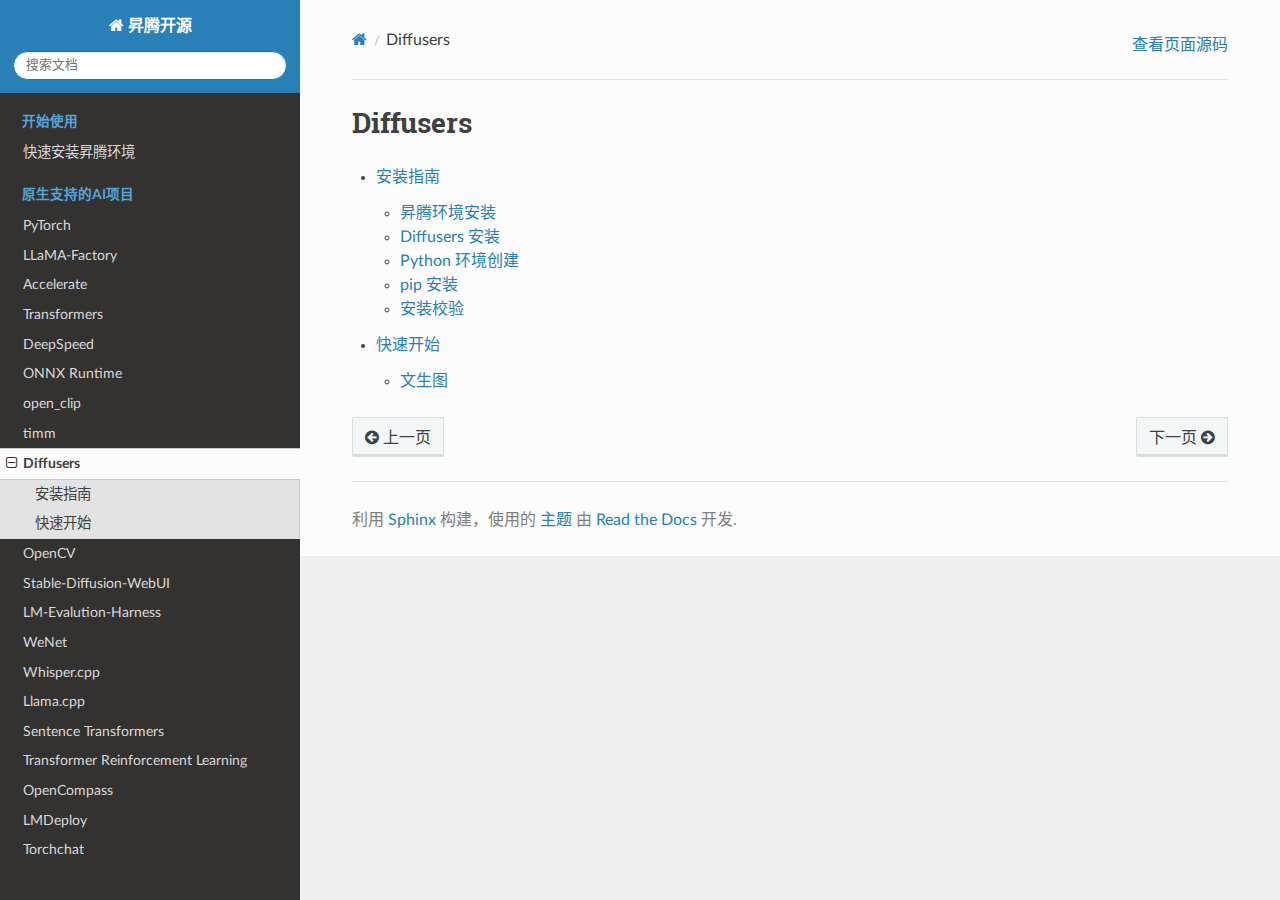
<file: sources/Diffusers/index.html>
<!DOCTYPE html>
<html class="writer-html5" lang="zh-CN" data-content_root="../../">
<head>
  <meta charset="utf-8" /><meta name="viewport" content="width=device-width, initial-scale=1" />

  <meta name="viewport" content="width=device-width, initial-scale=1.0" />
  <title>Diffusers &mdash; 昇腾开源  文档</title>
      <link rel="stylesheet" type="text/css" href="../../_static/pygments.css?v=b86133f3" />
      <link rel="stylesheet" type="text/css" href="../../_static/css/theme.css?v=e59714d7" />
      <link rel="stylesheet" type="text/css" href="../../_static/copybutton.css?v=76b2166b" />
      <link rel="stylesheet" type="text/css" href="../../_static/custom.css?v=ec38875e" />

  
      <script src="../../_static/jquery.js?v=5d32c60e"></script>
      <script src="../../_static/_sphinx_javascript_frameworks_compat.js?v=2cd50e6c"></script>
      <script src="../../_static/documentation_options.js?v=7d86a446"></script>
      <script src="../../_static/doctools.js?v=9bcbadda"></script>
      <script src="../../_static/sphinx_highlight.js?v=dc90522c"></script>
      <script src="../../_static/clipboard.min.js?v=a7894cd8"></script>
      <script src="../../_static/copybutton.js?v=f281be69"></script>
      <script src="../../_static/package_info.js?v=220df70d"></script>
      <script src="../../_static/statistics.js?v=ed8c2343"></script>
      <script src="../../_static/translations.js?v=beaddf03"></script>
    <script src="../../_static/js/theme.js"></script>
    <link rel="index" title="索引" href="../../genindex.html" />
    <link rel="search" title="搜索" href="../../search.html" />
    <link rel="next" title="安装指南" href="install.html" />
    <link rel="prev" title="快速开始" href="../timm/quick_start.html" /> 
</head>

<body class="wy-body-for-nav"> 
  <div class="wy-grid-for-nav">
    <nav data-toggle="wy-nav-shift" class="wy-nav-side">
      <div class="wy-side-scroll">
        <div class="wy-side-nav-search" >

          
          
          <a href="../../index.html" class="icon icon-home">
            昇腾开源
          </a>
<div role="search">
  <form id="rtd-search-form" class="wy-form" action="../../search.html" method="get">
    <input type="text" name="q" placeholder="搜索文档" aria-label="搜索文档" />
    <input type="hidden" name="check_keywords" value="yes" />
    <input type="hidden" name="area" value="default" />
  </form>
</div>
        </div><div class="wy-menu wy-menu-vertical" data-spy="affix" role="navigation" aria-label="导航菜单">
              <p class="caption" role="heading"><span class="caption-text">开始使用</span></p>
<ul>
<li class="toctree-l1"><a class="reference internal" href="../ascend/quick_install.html">快速安装昇腾环境</a></li>
</ul>
<p class="caption" role="heading"><span class="caption-text">原生支持的AI项目</span></p>
<ul class="current">
<li class="toctree-l1"><a class="reference internal" href="../pytorch/index.html">PyTorch</a></li>
<li class="toctree-l1"><a class="reference internal" href="../llamafactory/index.html">LLaMA-Factory</a></li>
<li class="toctree-l1"><a class="reference internal" href="../accelerate/index.html">Accelerate</a></li>
<li class="toctree-l1"><a class="reference internal" href="../transformers/index.html">Transformers</a></li>
<li class="toctree-l1"><a class="reference internal" href="../deepspeed/index.html">DeepSpeed</a></li>
<li class="toctree-l1"><a class="reference internal" href="../onnxruntime/index.html">ONNX Runtime</a></li>
<li class="toctree-l1"><a class="reference internal" href="../open_clip/index.html">open_clip</a></li>
<li class="toctree-l1"><a class="reference internal" href="../timm/index.html">timm</a></li>
<li class="toctree-l1 current"><a class="current reference internal" href="#">Diffusers</a><ul>
<li class="toctree-l2"><a class="reference internal" href="install.html">安装指南</a></li>
<li class="toctree-l2"><a class="reference internal" href="quick_start.html">快速开始</a></li>
</ul>
</li>
<li class="toctree-l1"><a class="reference internal" href="../opencv/index.html">OpenCV</a></li>
<li class="toctree-l1"><a class="reference internal" href="../sd_webui/index.html">Stable-Diffusion-WebUI</a></li>
<li class="toctree-l1"><a class="reference internal" href="../lm_evaluation/index.html">LM-Evalution-Harness</a></li>
<li class="toctree-l1"><a class="reference internal" href="../wenet/index.html">WeNet</a></li>
<li class="toctree-l1"><a class="reference internal" href="../whisper_cpp/index.html">Whisper.cpp</a></li>
<li class="toctree-l1"><a class="reference internal" href="../llama_cpp/index.html">Llama.cpp</a></li>
<li class="toctree-l1"><a class="reference internal" href="../sentence_transformers/index.html">Sentence Transformers</a></li>
<li class="toctree-l1"><a class="reference internal" href="../trl/index.html">Transformer Reinforcement Learning</a></li>
<li class="toctree-l1"><a class="reference internal" href="../opencompass/index.html">OpenCompass</a></li>
<li class="toctree-l1"><a class="reference internal" href="../lm_deploy/index.html">LMDeploy</a></li>
<li class="toctree-l1"><a class="reference internal" href="../torchchat/index.html">Torchchat</a></li>
</ul>

        </div>
      </div>
    </nav>

    <section data-toggle="wy-nav-shift" class="wy-nav-content-wrap"><nav class="wy-nav-top" aria-label="移动版导航菜单" >
          <i data-toggle="wy-nav-top" class="fa fa-bars"></i>
          <a href="../../index.html">昇腾开源</a>
      </nav>

      <div class="wy-nav-content">
        <div class="rst-content">
          <div role="navigation" aria-label="页面导航">
  <ul class="wy-breadcrumbs">
      <li><a href="../../index.html" class="icon icon-home" aria-label="Home"></a></li>
      <li class="breadcrumb-item active">Diffusers</li>
      <li class="wy-breadcrumbs-aside">
            <a href="../../_sources/sources/Diffusers/index.rst.txt" rel="nofollow"> 查看页面源码</a>
      </li>
  </ul>
  <hr/>
</div>
          <div role="main" class="document" itemscope="itemscope" itemtype="http://schema.org/Article">
           <div itemprop="articleBody">
             
  <section id="diffusers">
<h1>Diffusers<a class="headerlink" href="#diffusers" title="Link to this heading"></a></h1>
<div class="toctree-wrapper compound">
<ul>
<li class="toctree-l1"><a class="reference internal" href="install.html">安装指南</a><ul>
<li class="toctree-l2"><a class="reference internal" href="install.html#id2">昇腾环境安装</a></li>
<li class="toctree-l2"><a class="reference internal" href="install.html#diffusers">Diffusers 安装</a></li>
<li class="toctree-l2"><a class="reference internal" href="install.html#python">Python 环境创建</a></li>
<li class="toctree-l2"><a class="reference internal" href="install.html#pip">pip 安装</a></li>
<li class="toctree-l2"><a class="reference internal" href="install.html#id3">安装校验</a></li>
</ul>
</li>
<li class="toctree-l1"><a class="reference internal" href="quick_start.html">快速开始</a><ul>
<li class="toctree-l2"><a class="reference internal" href="quick_start.html#id2">文生图</a></li>
</ul>
</li>
</ul>
</div>
</section>


           </div>
          </div>
          <footer><div class="rst-footer-buttons" role="navigation" aria-label="页脚">
        <a href="../timm/quick_start.html" class="btn btn-neutral float-left" title="快速开始" accesskey="p" rel="prev"><span class="fa fa-arrow-circle-left" aria-hidden="true"></span> 上一页</a>
        <a href="install.html" class="btn btn-neutral float-right" title="安装指南" accesskey="n" rel="next">下一页 <span class="fa fa-arrow-circle-right" aria-hidden="true"></span></a>
    </div>

  <hr/>

  <div role="contentinfo">
    <p>&#169; 版权所有 2024, Ascend。</p>
  </div>

  利用 <a href="https://www.sphinx-doc.org/">Sphinx</a> 构建，使用的 
    <a href="https://github.com/readthedocs/sphinx_rtd_theme">主题</a>
    由 <a href="https://readthedocs.org">Read the Docs</a> 开发.
   

</footer>
        </div>
      </div>
    </section>
  </div>
  <script>
      jQuery(function () {
          SphinxRtdTheme.Navigation.enable(true);
      });
  </script> 

</body>
</html>
</file>
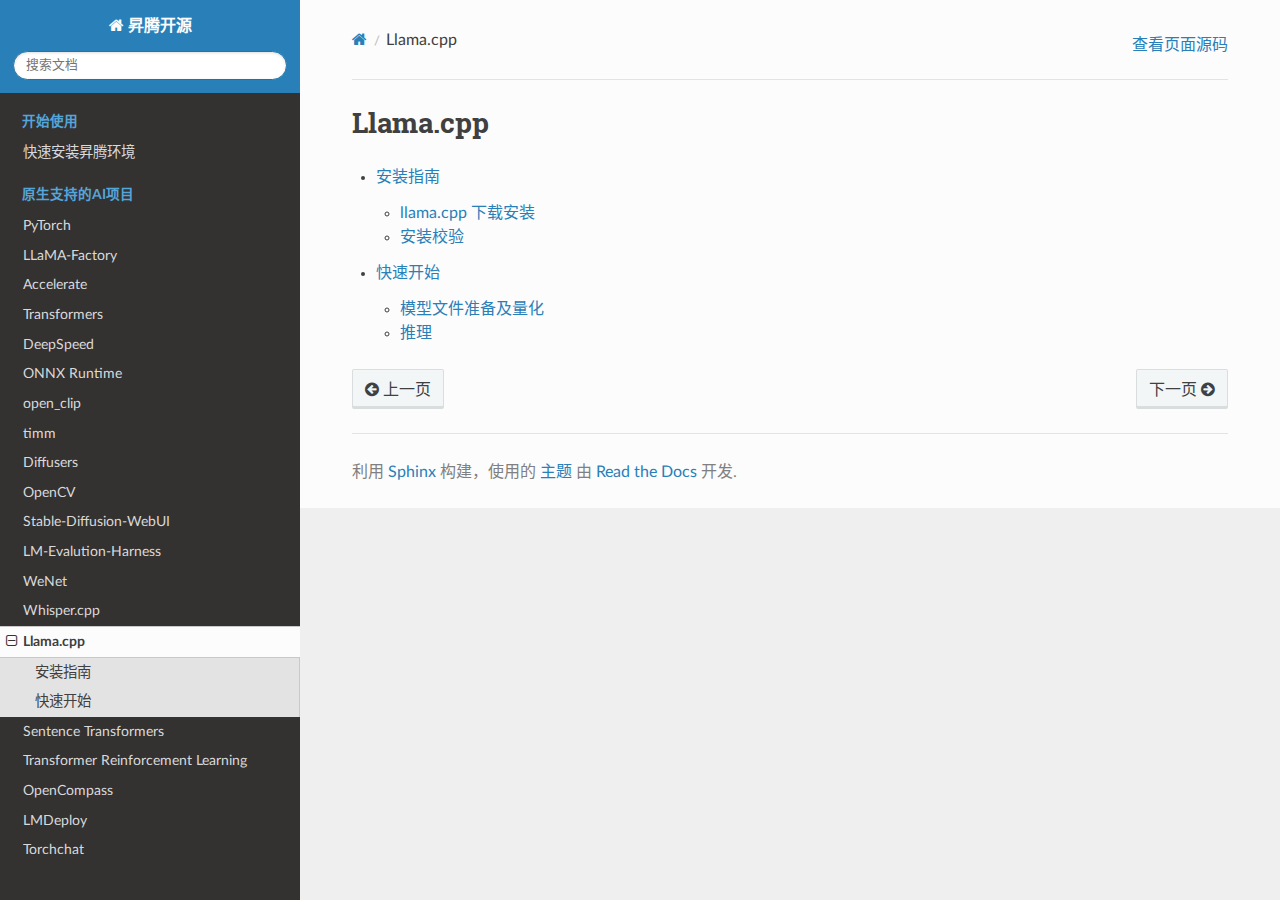
<file: sources/llama_cpp/index.html>
<!DOCTYPE html>
<html class="writer-html5" lang="zh-CN" data-content_root="../../">
<head>
  <meta charset="utf-8" /><meta name="viewport" content="width=device-width, initial-scale=1" />

  <meta name="viewport" content="width=device-width, initial-scale=1.0" />
  <title>Llama.cpp &mdash; 昇腾开源  文档</title>
      <link rel="stylesheet" type="text/css" href="../../_static/pygments.css?v=b86133f3" />
      <link rel="stylesheet" type="text/css" href="../../_static/css/theme.css?v=e59714d7" />
      <link rel="stylesheet" type="text/css" href="../../_static/copybutton.css?v=76b2166b" />
      <link rel="stylesheet" type="text/css" href="../../_static/custom.css?v=ec38875e" />

  
      <script src="../../_static/jquery.js?v=5d32c60e"></script>
      <script src="../../_static/_sphinx_javascript_frameworks_compat.js?v=2cd50e6c"></script>
      <script src="../../_static/documentation_options.js?v=7d86a446"></script>
      <script src="../../_static/doctools.js?v=9bcbadda"></script>
      <script src="../../_static/sphinx_highlight.js?v=dc90522c"></script>
      <script src="../../_static/clipboard.min.js?v=a7894cd8"></script>
      <script src="../../_static/copybutton.js?v=f281be69"></script>
      <script src="../../_static/package_info.js?v=220df70d"></script>
      <script src="../../_static/statistics.js?v=ed8c2343"></script>
      <script src="../../_static/translations.js?v=beaddf03"></script>
    <script src="../../_static/js/theme.js"></script>
    <link rel="index" title="索引" href="../../genindex.html" />
    <link rel="search" title="搜索" href="../../search.html" />
    <link rel="next" title="安装指南" href="install.html" />
    <link rel="prev" title="快速开始" href="../whisper_cpp/quick_start.html" /> 
</head>

<body class="wy-body-for-nav"> 
  <div class="wy-grid-for-nav">
    <nav data-toggle="wy-nav-shift" class="wy-nav-side">
      <div class="wy-side-scroll">
        <div class="wy-side-nav-search" >

          
          
          <a href="../../index.html" class="icon icon-home">
            昇腾开源
          </a>
<div role="search">
  <form id="rtd-search-form" class="wy-form" action="../../search.html" method="get">
    <input type="text" name="q" placeholder="搜索文档" aria-label="搜索文档" />
    <input type="hidden" name="check_keywords" value="yes" />
    <input type="hidden" name="area" value="default" />
  </form>
</div>
        </div><div class="wy-menu wy-menu-vertical" data-spy="affix" role="navigation" aria-label="导航菜单">
              <p class="caption" role="heading"><span class="caption-text">开始使用</span></p>
<ul>
<li class="toctree-l1"><a class="reference internal" href="../ascend/quick_install.html">快速安装昇腾环境</a></li>
</ul>
<p class="caption" role="heading"><span class="caption-text">原生支持的AI项目</span></p>
<ul class="current">
<li class="toctree-l1"><a class="reference internal" href="../pytorch/index.html">PyTorch</a></li>
<li class="toctree-l1"><a class="reference internal" href="../llamafactory/index.html">LLaMA-Factory</a></li>
<li class="toctree-l1"><a class="reference internal" href="../accelerate/index.html">Accelerate</a></li>
<li class="toctree-l1"><a class="reference internal" href="../transformers/index.html">Transformers</a></li>
<li class="toctree-l1"><a class="reference internal" href="../deepspeed/index.html">DeepSpeed</a></li>
<li class="toctree-l1"><a class="reference internal" href="../onnxruntime/index.html">ONNX Runtime</a></li>
<li class="toctree-l1"><a class="reference internal" href="../open_clip/index.html">open_clip</a></li>
<li class="toctree-l1"><a class="reference internal" href="../timm/index.html">timm</a></li>
<li class="toctree-l1"><a class="reference internal" href="../Diffusers/index.html">Diffusers</a></li>
<li class="toctree-l1"><a class="reference internal" href="../opencv/index.html">OpenCV</a></li>
<li class="toctree-l1"><a class="reference internal" href="../sd_webui/index.html">Stable-Diffusion-WebUI</a></li>
<li class="toctree-l1"><a class="reference internal" href="../lm_evaluation/index.html">LM-Evalution-Harness</a></li>
<li class="toctree-l1"><a class="reference internal" href="../wenet/index.html">WeNet</a></li>
<li class="toctree-l1"><a class="reference internal" href="../whisper_cpp/index.html">Whisper.cpp</a></li>
<li class="toctree-l1 current"><a class="current reference internal" href="#">Llama.cpp</a><ul>
<li class="toctree-l2"><a class="reference internal" href="install.html">安装指南</a></li>
<li class="toctree-l2"><a class="reference internal" href="quick_start.html">快速开始</a></li>
</ul>
</li>
<li class="toctree-l1"><a class="reference internal" href="../sentence_transformers/index.html">Sentence Transformers</a></li>
<li class="toctree-l1"><a class="reference internal" href="../trl/index.html">Transformer Reinforcement Learning</a></li>
<li class="toctree-l1"><a class="reference internal" href="../opencompass/index.html">OpenCompass</a></li>
<li class="toctree-l1"><a class="reference internal" href="../lm_deploy/index.html">LMDeploy</a></li>
<li class="toctree-l1"><a class="reference internal" href="../torchchat/index.html">Torchchat</a></li>
</ul>

        </div>
      </div>
    </nav>

    <section data-toggle="wy-nav-shift" class="wy-nav-content-wrap"><nav class="wy-nav-top" aria-label="移动版导航菜单" >
          <i data-toggle="wy-nav-top" class="fa fa-bars"></i>
          <a href="../../index.html">昇腾开源</a>
      </nav>

      <div class="wy-nav-content">
        <div class="rst-content">
          <div role="navigation" aria-label="页面导航">
  <ul class="wy-breadcrumbs">
      <li><a href="../../index.html" class="icon icon-home" aria-label="Home"></a></li>
      <li class="breadcrumb-item active">Llama.cpp</li>
      <li class="wy-breadcrumbs-aside">
            <a href="../../_sources/sources/llama_cpp/index.rst.txt" rel="nofollow"> 查看页面源码</a>
      </li>
  </ul>
  <hr/>
</div>
          <div role="main" class="document" itemscope="itemscope" itemtype="http://schema.org/Article">
           <div itemprop="articleBody">
             
  <section id="llama-cpp">
<h1>Llama.cpp<a class="headerlink" href="#llama-cpp" title="Link to this heading"></a></h1>
<div class="toctree-wrapper compound">
<ul>
<li class="toctree-l1"><a class="reference internal" href="install.html">安装指南</a><ul>
<li class="toctree-l2"><a class="reference internal" href="install.html#llama-cpp">llama.cpp 下载安装</a></li>
<li class="toctree-l2"><a class="reference internal" href="install.html#id2">安装校验</a></li>
</ul>
</li>
<li class="toctree-l1"><a class="reference internal" href="quick_start.html">快速开始</a><ul>
<li class="toctree-l2"><a class="reference internal" href="quick_start.html#id2">模型文件准备及量化</a></li>
<li class="toctree-l2"><a class="reference internal" href="quick_start.html#id3">推理</a></li>
</ul>
</li>
</ul>
</div>
</section>


           </div>
          </div>
          <footer><div class="rst-footer-buttons" role="navigation" aria-label="页脚">
        <a href="../whisper_cpp/quick_start.html" class="btn btn-neutral float-left" title="快速开始" accesskey="p" rel="prev"><span class="fa fa-arrow-circle-left" aria-hidden="true"></span> 上一页</a>
        <a href="install.html" class="btn btn-neutral float-right" title="安装指南" accesskey="n" rel="next">下一页 <span class="fa fa-arrow-circle-right" aria-hidden="true"></span></a>
    </div>

  <hr/>

  <div role="contentinfo">
    <p>&#169; 版权所有 2024, Ascend。</p>
  </div>

  利用 <a href="https://www.sphinx-doc.org/">Sphinx</a> 构建，使用的 
    <a href="https://github.com/readthedocs/sphinx_rtd_theme">主题</a>
    由 <a href="https://readthedocs.org">Read the Docs</a> 开发.
   

</footer>
        </div>
      </div>
    </section>
  </div>
  <script>
      jQuery(function () {
          SphinxRtdTheme.Navigation.enable(true);
      });
  </script> 

</body>
</html>
</file>
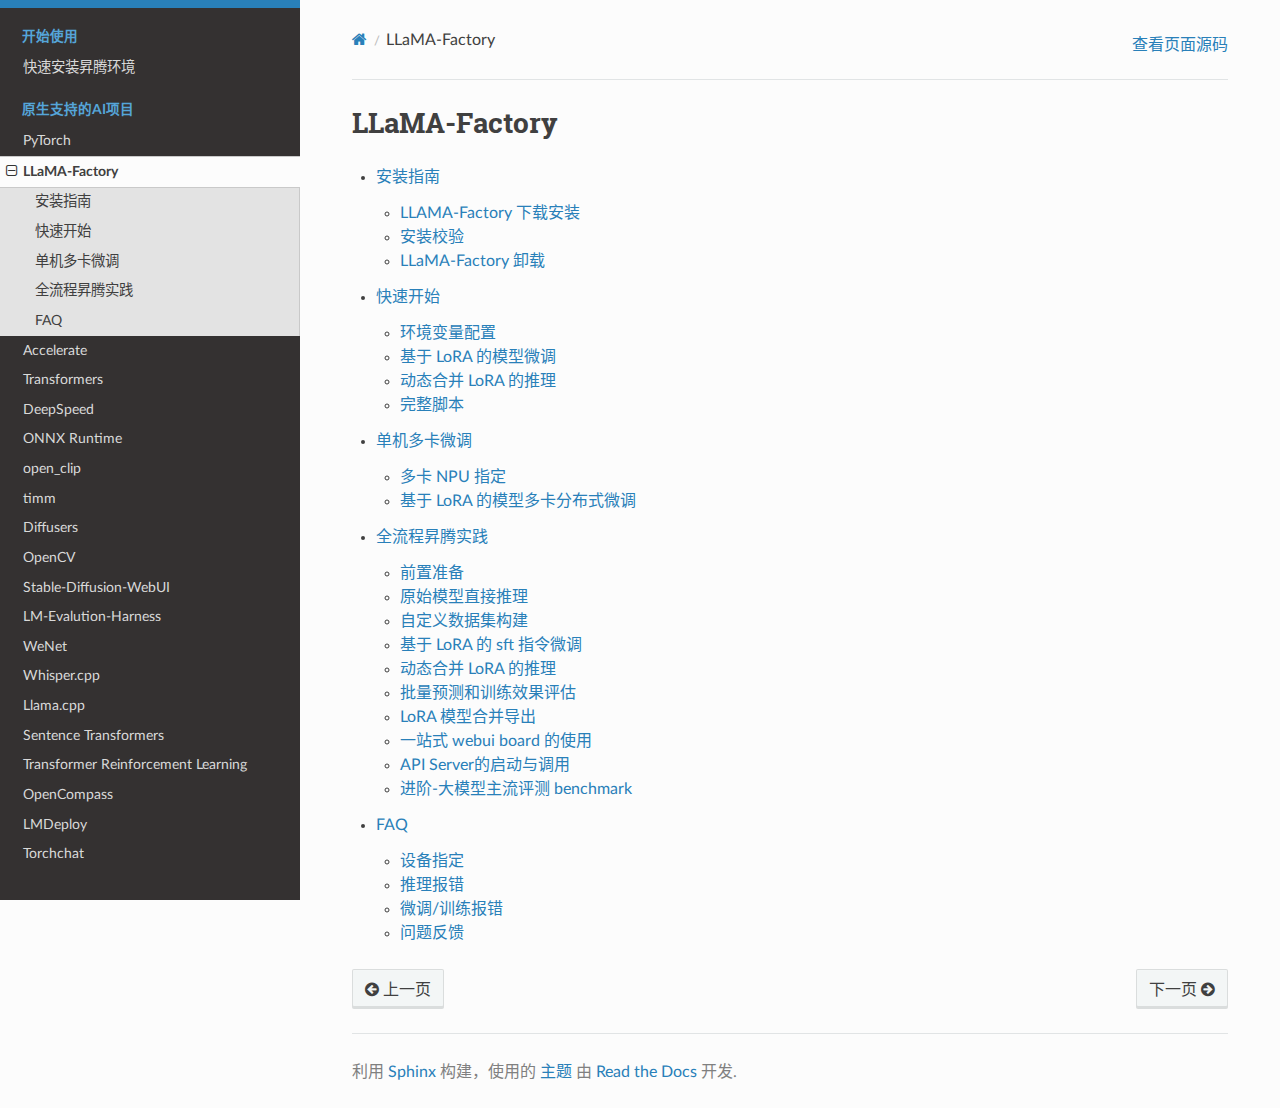
<file: sources/llamafactory/index.html>
<!DOCTYPE html>
<html class="writer-html5" lang="zh-CN" data-content_root="../../">
<head>
  <meta charset="utf-8" /><meta name="viewport" content="width=device-width, initial-scale=1" />

  <meta name="viewport" content="width=device-width, initial-scale=1.0" />
  <title>LLaMA-Factory &mdash; 昇腾开源  文档</title>
      <link rel="stylesheet" type="text/css" href="../../_static/pygments.css?v=b86133f3" />
      <link rel="stylesheet" type="text/css" href="../../_static/css/theme.css?v=e59714d7" />
      <link rel="stylesheet" type="text/css" href="../../_static/copybutton.css?v=76b2166b" />
      <link rel="stylesheet" type="text/css" href="../../_static/custom.css?v=ec38875e" />

  
      <script src="../../_static/jquery.js?v=5d32c60e"></script>
      <script src="../../_static/_sphinx_javascript_frameworks_compat.js?v=2cd50e6c"></script>
      <script src="../../_static/documentation_options.js?v=7d86a446"></script>
      <script src="../../_static/doctools.js?v=9bcbadda"></script>
      <script src="../../_static/sphinx_highlight.js?v=dc90522c"></script>
      <script src="../../_static/clipboard.min.js?v=a7894cd8"></script>
      <script src="../../_static/copybutton.js?v=f281be69"></script>
      <script src="../../_static/package_info.js?v=220df70d"></script>
      <script src="../../_static/statistics.js?v=ed8c2343"></script>
      <script src="../../_static/translations.js?v=beaddf03"></script>
    <script src="../../_static/js/theme.js"></script>
    <link rel="index" title="索引" href="../../genindex.html" />
    <link rel="search" title="搜索" href="../../search.html" />
    <link rel="next" title="安装指南" href="install.html" />
    <link rel="prev" title="FAQ" href="../pytorch/faq.html" /> 
</head>

<body class="wy-body-for-nav"> 
  <div class="wy-grid-for-nav">
    <nav data-toggle="wy-nav-shift" class="wy-nav-side">
      <div class="wy-side-scroll">
        <div class="wy-side-nav-search" >

          
          
          <a href="../../index.html" class="icon icon-home">
            昇腾开源
          </a>
<div role="search">
  <form id="rtd-search-form" class="wy-form" action="../../search.html" method="get">
    <input type="text" name="q" placeholder="搜索文档" aria-label="搜索文档" />
    <input type="hidden" name="check_keywords" value="yes" />
    <input type="hidden" name="area" value="default" />
  </form>
</div>
        </div><div class="wy-menu wy-menu-vertical" data-spy="affix" role="navigation" aria-label="导航菜单">
              <p class="caption" role="heading"><span class="caption-text">开始使用</span></p>
<ul>
<li class="toctree-l1"><a class="reference internal" href="../ascend/quick_install.html">快速安装昇腾环境</a></li>
</ul>
<p class="caption" role="heading"><span class="caption-text">原生支持的AI项目</span></p>
<ul class="current">
<li class="toctree-l1"><a class="reference internal" href="../pytorch/index.html">PyTorch</a></li>
<li class="toctree-l1 current"><a class="current reference internal" href="#">LLaMA-Factory</a><ul>
<li class="toctree-l2"><a class="reference internal" href="install.html">安装指南</a></li>
<li class="toctree-l2"><a class="reference internal" href="quick_start.html">快速开始</a></li>
<li class="toctree-l2"><a class="reference internal" href="multi_npu.html">单机多卡微调</a></li>
<li class="toctree-l2"><a class="reference internal" href="example.html">全流程昇腾实践</a></li>
<li class="toctree-l2"><a class="reference internal" href="faq.html">FAQ</a></li>
</ul>
</li>
<li class="toctree-l1"><a class="reference internal" href="../accelerate/index.html">Accelerate</a></li>
<li class="toctree-l1"><a class="reference internal" href="../transformers/index.html">Transformers</a></li>
<li class="toctree-l1"><a class="reference internal" href="../deepspeed/index.html">DeepSpeed</a></li>
<li class="toctree-l1"><a class="reference internal" href="../onnxruntime/index.html">ONNX Runtime</a></li>
<li class="toctree-l1"><a class="reference internal" href="../open_clip/index.html">open_clip</a></li>
<li class="toctree-l1"><a class="reference internal" href="../timm/index.html">timm</a></li>
<li class="toctree-l1"><a class="reference internal" href="../Diffusers/index.html">Diffusers</a></li>
<li class="toctree-l1"><a class="reference internal" href="../opencv/index.html">OpenCV</a></li>
<li class="toctree-l1"><a class="reference internal" href="../sd_webui/index.html">Stable-Diffusion-WebUI</a></li>
<li class="toctree-l1"><a class="reference internal" href="../lm_evaluation/index.html">LM-Evalution-Harness</a></li>
<li class="toctree-l1"><a class="reference internal" href="../wenet/index.html">WeNet</a></li>
<li class="toctree-l1"><a class="reference internal" href="../whisper_cpp/index.html">Whisper.cpp</a></li>
<li class="toctree-l1"><a class="reference internal" href="../llama_cpp/index.html">Llama.cpp</a></li>
<li class="toctree-l1"><a class="reference internal" href="../sentence_transformers/index.html">Sentence Transformers</a></li>
<li class="toctree-l1"><a class="reference internal" href="../trl/index.html">Transformer Reinforcement Learning</a></li>
<li class="toctree-l1"><a class="reference internal" href="../opencompass/index.html">OpenCompass</a></li>
<li class="toctree-l1"><a class="reference internal" href="../lm_deploy/index.html">LMDeploy</a></li>
<li class="toctree-l1"><a class="reference internal" href="../torchchat/index.html">Torchchat</a></li>
</ul>

        </div>
      </div>
    </nav>

    <section data-toggle="wy-nav-shift" class="wy-nav-content-wrap"><nav class="wy-nav-top" aria-label="移动版导航菜单" >
          <i data-toggle="wy-nav-top" class="fa fa-bars"></i>
          <a href="../../index.html">昇腾开源</a>
      </nav>

      <div class="wy-nav-content">
        <div class="rst-content">
          <div role="navigation" aria-label="页面导航">
  <ul class="wy-breadcrumbs">
      <li><a href="../../index.html" class="icon icon-home" aria-label="Home"></a></li>
      <li class="breadcrumb-item active">LLaMA-Factory</li>
      <li class="wy-breadcrumbs-aside">
            <a href="../../_sources/sources/llamafactory/index.rst.txt" rel="nofollow"> 查看页面源码</a>
      </li>
  </ul>
  <hr/>
</div>
          <div role="main" class="document" itemscope="itemscope" itemtype="http://schema.org/Article">
           <div itemprop="articleBody">
             
  <section id="llama-factory">
<h1>LLaMA-Factory<a class="headerlink" href="#llama-factory" title="Link to this heading"></a></h1>
<div class="toctree-wrapper compound">
<ul>
<li class="toctree-l1"><a class="reference internal" href="install.html">安装指南</a><ul>
<li class="toctree-l2"><a class="reference internal" href="install.html#llama-factory">LLAMA-Factory 下载安装</a></li>
<li class="toctree-l2"><a class="reference internal" href="install.html#id2">安装校验</a></li>
<li class="toctree-l2"><a class="reference internal" href="install.html#id3">LLaMA-Factory 卸载</a></li>
</ul>
</li>
<li class="toctree-l1"><a class="reference internal" href="quick_start.html">快速开始</a><ul>
<li class="toctree-l2"><a class="reference internal" href="quick_start.html#id2">环境变量配置</a></li>
<li class="toctree-l2"><a class="reference internal" href="quick_start.html#lora">基于 LoRA 的模型微调</a></li>
<li class="toctree-l2"><a class="reference internal" href="quick_start.html#id4">动态合并 LoRA 的推理</a></li>
<li class="toctree-l2"><a class="reference internal" href="quick_start.html#id5">完整脚本</a></li>
</ul>
</li>
<li class="toctree-l1"><a class="reference internal" href="multi_npu.html">单机多卡微调</a><ul>
<li class="toctree-l2"><a class="reference internal" href="multi_npu.html#npu">多卡 NPU 指定</a></li>
<li class="toctree-l2"><a class="reference internal" href="multi_npu.html#lora">基于 LoRA 的模型多卡分布式微调</a></li>
</ul>
</li>
<li class="toctree-l1"><a class="reference internal" href="example.html">全流程昇腾实践</a><ul>
<li class="toctree-l2"><a class="reference internal" href="example.html#id4">前置准备</a></li>
<li class="toctree-l2"><a class="reference internal" href="example.html#id7">原始模型直接推理</a></li>
<li class="toctree-l2"><a class="reference internal" href="example.html#id8">自定义数据集构建</a></li>
<li class="toctree-l2"><a class="reference internal" href="example.html#lora-sft">基于 LoRA 的 sft 指令微调</a></li>
<li class="toctree-l2"><a class="reference internal" href="example.html#lora">动态合并 LoRA 的推理</a></li>
<li class="toctree-l2"><a class="reference internal" href="example.html#id10">批量预测和训练效果评估</a></li>
<li class="toctree-l2"><a class="reference internal" href="example.html#id11">LoRA 模型合并导出</a></li>
<li class="toctree-l2"><a class="reference internal" href="example.html#webui-board">一站式 webui board 的使用</a></li>
<li class="toctree-l2"><a class="reference internal" href="example.html#api-server">API Server的启动与调用</a></li>
<li class="toctree-l2"><a class="reference internal" href="example.html#benchmark">进阶-大模型主流评测 benchmark</a></li>
</ul>
</li>
<li class="toctree-l1"><a class="reference internal" href="faq.html">FAQ</a><ul>
<li class="toctree-l2"><a class="reference internal" href="faq.html#id1">设备指定</a></li>
<li class="toctree-l2"><a class="reference internal" href="faq.html#id2">推理报错</a></li>
<li class="toctree-l2"><a class="reference internal" href="faq.html#id3">微调/训练报错</a></li>
<li class="toctree-l2"><a class="reference internal" href="faq.html#id4">问题反馈</a></li>
</ul>
</li>
</ul>
</div>
</section>


           </div>
          </div>
          <footer><div class="rst-footer-buttons" role="navigation" aria-label="页脚">
        <a href="../pytorch/faq.html" class="btn btn-neutral float-left" title="FAQ" accesskey="p" rel="prev"><span class="fa fa-arrow-circle-left" aria-hidden="true"></span> 上一页</a>
        <a href="install.html" class="btn btn-neutral float-right" title="安装指南" accesskey="n" rel="next">下一页 <span class="fa fa-arrow-circle-right" aria-hidden="true"></span></a>
    </div>

  <hr/>

  <div role="contentinfo">
    <p>&#169; 版权所有 2024, Ascend。</p>
  </div>

  利用 <a href="https://www.sphinx-doc.org/">Sphinx</a> 构建，使用的 
    <a href="https://github.com/readthedocs/sphinx_rtd_theme">主题</a>
    由 <a href="https://readthedocs.org">Read the Docs</a> 开发.
   

</footer>
        </div>
      </div>
    </section>
  </div>
  <script>
      jQuery(function () {
          SphinxRtdTheme.Navigation.enable(true);
      });
  </script> 

</body>
</html>
</file>
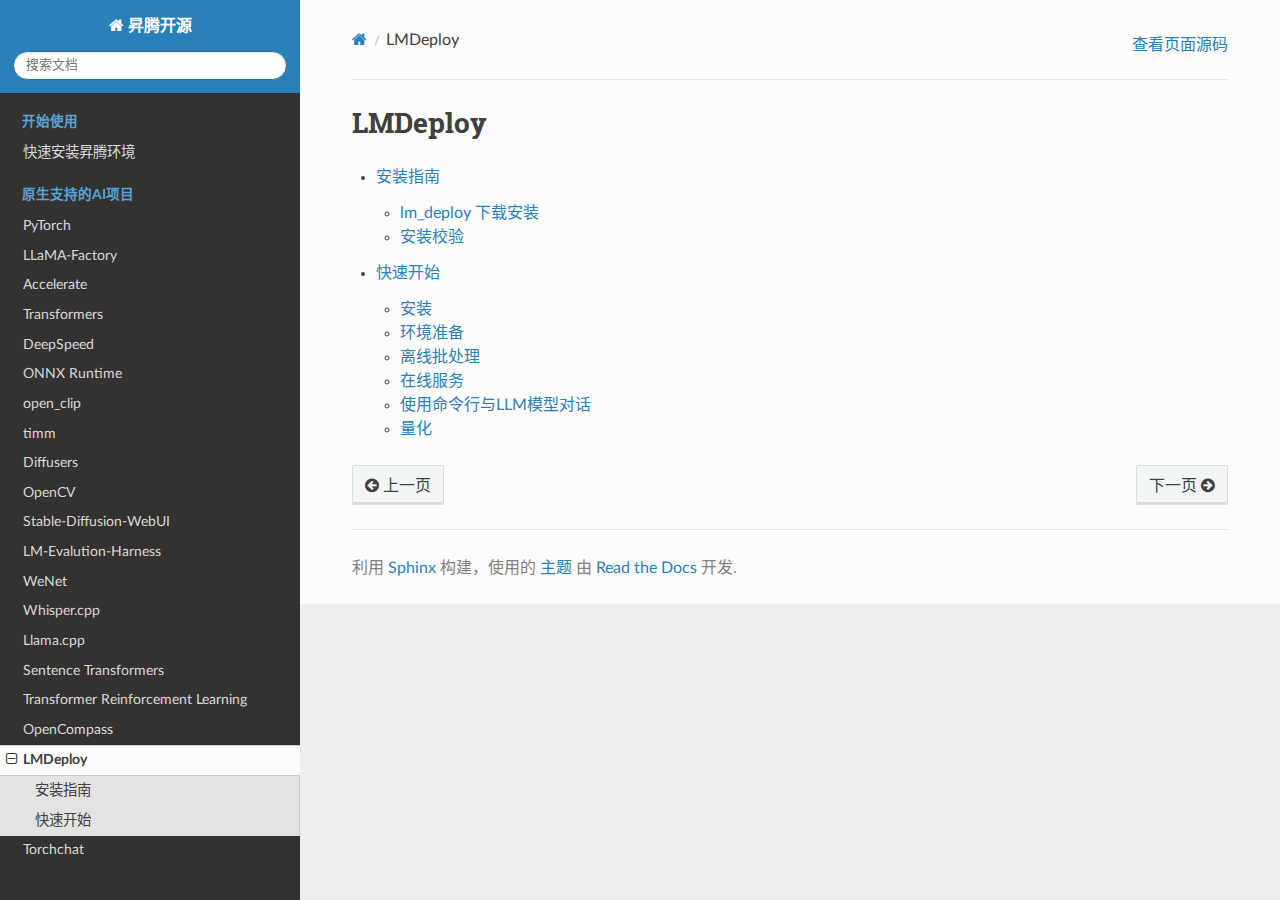
<file: sources/lm_deploy/index.html>
<!DOCTYPE html>
<html class="writer-html5" lang="zh-CN" data-content_root="../../">
<head>
  <meta charset="utf-8" /><meta name="viewport" content="width=device-width, initial-scale=1" />

  <meta name="viewport" content="width=device-width, initial-scale=1.0" />
  <title>LMDeploy &mdash; 昇腾开源  文档</title>
      <link rel="stylesheet" type="text/css" href="../../_static/pygments.css?v=b86133f3" />
      <link rel="stylesheet" type="text/css" href="../../_static/css/theme.css?v=e59714d7" />
      <link rel="stylesheet" type="text/css" href="../../_static/copybutton.css?v=76b2166b" />
      <link rel="stylesheet" type="text/css" href="../../_static/custom.css?v=ec38875e" />

  
      <script src="../../_static/jquery.js?v=5d32c60e"></script>
      <script src="../../_static/_sphinx_javascript_frameworks_compat.js?v=2cd50e6c"></script>
      <script src="../../_static/documentation_options.js?v=7d86a446"></script>
      <script src="../../_static/doctools.js?v=9bcbadda"></script>
      <script src="../../_static/sphinx_highlight.js?v=dc90522c"></script>
      <script src="../../_static/clipboard.min.js?v=a7894cd8"></script>
      <script src="../../_static/copybutton.js?v=f281be69"></script>
      <script src="../../_static/package_info.js?v=220df70d"></script>
      <script src="../../_static/statistics.js?v=ed8c2343"></script>
      <script src="../../_static/translations.js?v=beaddf03"></script>
    <script src="../../_static/js/theme.js"></script>
    <link rel="index" title="索引" href="../../genindex.html" />
    <link rel="search" title="搜索" href="../../search.html" />
    <link rel="next" title="安装指南" href="install.html" />
    <link rel="prev" title="快速开始" href="../opencompass/quick_start.html" /> 
</head>

<body class="wy-body-for-nav"> 
  <div class="wy-grid-for-nav">
    <nav data-toggle="wy-nav-shift" class="wy-nav-side">
      <div class="wy-side-scroll">
        <div class="wy-side-nav-search" >

          
          
          <a href="../../index.html" class="icon icon-home">
            昇腾开源
          </a>
<div role="search">
  <form id="rtd-search-form" class="wy-form" action="../../search.html" method="get">
    <input type="text" name="q" placeholder="搜索文档" aria-label="搜索文档" />
    <input type="hidden" name="check_keywords" value="yes" />
    <input type="hidden" name="area" value="default" />
  </form>
</div>
        </div><div class="wy-menu wy-menu-vertical" data-spy="affix" role="navigation" aria-label="导航菜单">
              <p class="caption" role="heading"><span class="caption-text">开始使用</span></p>
<ul>
<li class="toctree-l1"><a class="reference internal" href="../ascend/quick_install.html">快速安装昇腾环境</a></li>
</ul>
<p class="caption" role="heading"><span class="caption-text">原生支持的AI项目</span></p>
<ul class="current">
<li class="toctree-l1"><a class="reference internal" href="../pytorch/index.html">PyTorch</a></li>
<li class="toctree-l1"><a class="reference internal" href="../llamafactory/index.html">LLaMA-Factory</a></li>
<li class="toctree-l1"><a class="reference internal" href="../accelerate/index.html">Accelerate</a></li>
<li class="toctree-l1"><a class="reference internal" href="../transformers/index.html">Transformers</a></li>
<li class="toctree-l1"><a class="reference internal" href="../deepspeed/index.html">DeepSpeed</a></li>
<li class="toctree-l1"><a class="reference internal" href="../onnxruntime/index.html">ONNX Runtime</a></li>
<li class="toctree-l1"><a class="reference internal" href="../open_clip/index.html">open_clip</a></li>
<li class="toctree-l1"><a class="reference internal" href="../timm/index.html">timm</a></li>
<li class="toctree-l1"><a class="reference internal" href="../Diffusers/index.html">Diffusers</a></li>
<li class="toctree-l1"><a class="reference internal" href="../opencv/index.html">OpenCV</a></li>
<li class="toctree-l1"><a class="reference internal" href="../sd_webui/index.html">Stable-Diffusion-WebUI</a></li>
<li class="toctree-l1"><a class="reference internal" href="../lm_evaluation/index.html">LM-Evalution-Harness</a></li>
<li class="toctree-l1"><a class="reference internal" href="../wenet/index.html">WeNet</a></li>
<li class="toctree-l1"><a class="reference internal" href="../whisper_cpp/index.html">Whisper.cpp</a></li>
<li class="toctree-l1"><a class="reference internal" href="../llama_cpp/index.html">Llama.cpp</a></li>
<li class="toctree-l1"><a class="reference internal" href="../sentence_transformers/index.html">Sentence Transformers</a></li>
<li class="toctree-l1"><a class="reference internal" href="../trl/index.html">Transformer Reinforcement Learning</a></li>
<li class="toctree-l1"><a class="reference internal" href="../opencompass/index.html">OpenCompass</a></li>
<li class="toctree-l1 current"><a class="current reference internal" href="#">LMDeploy</a><ul>
<li class="toctree-l2"><a class="reference internal" href="install.html">安装指南</a></li>
<li class="toctree-l2"><a class="reference internal" href="quick_start.html">快速开始</a></li>
</ul>
</li>
<li class="toctree-l1"><a class="reference internal" href="../torchchat/index.html">Torchchat</a></li>
</ul>

        </div>
      </div>
    </nav>

    <section data-toggle="wy-nav-shift" class="wy-nav-content-wrap"><nav class="wy-nav-top" aria-label="移动版导航菜单" >
          <i data-toggle="wy-nav-top" class="fa fa-bars"></i>
          <a href="../../index.html">昇腾开源</a>
      </nav>

      <div class="wy-nav-content">
        <div class="rst-content">
          <div role="navigation" aria-label="页面导航">
  <ul class="wy-breadcrumbs">
      <li><a href="../../index.html" class="icon icon-home" aria-label="Home"></a></li>
      <li class="breadcrumb-item active">LMDeploy</li>
      <li class="wy-breadcrumbs-aside">
            <a href="../../_sources/sources/lm_deploy/index.rst.txt" rel="nofollow"> 查看页面源码</a>
      </li>
  </ul>
  <hr/>
</div>
          <div role="main" class="document" itemscope="itemscope" itemtype="http://schema.org/Article">
           <div itemprop="articleBody">
             
  <section id="lmdeploy">
<h1>LMDeploy<a class="headerlink" href="#lmdeploy" title="Link to this heading"></a></h1>
<div class="toctree-wrapper compound">
<ul>
<li class="toctree-l1"><a class="reference internal" href="install.html">安装指南</a><ul>
<li class="toctree-l2"><a class="reference internal" href="install.html#lm-deploy">lm_deploy 下载安装</a></li>
<li class="toctree-l2"><a class="reference internal" href="install.html#id3">安装校验</a></li>
</ul>
</li>
<li class="toctree-l1"><a class="reference internal" href="quick_start.html">快速开始</a><ul>
<li class="toctree-l2"><a class="reference internal" href="quick_start.html#id3">安装</a></li>
<li class="toctree-l2"><a class="reference internal" href="quick_start.html#id4">环境准备</a></li>
<li class="toctree-l2"><a class="reference internal" href="quick_start.html#id10">离线批处理</a></li>
<li class="toctree-l2"><a class="reference internal" href="quick_start.html#id11">在线服务</a></li>
<li class="toctree-l2"><a class="reference internal" href="quick_start.html#id14">使用命令行与LLM模型对话</a></li>
<li class="toctree-l2"><a class="reference internal" href="quick_start.html#id15">量化</a></li>
</ul>
</li>
</ul>
</div>
</section>


           </div>
          </div>
          <footer><div class="rst-footer-buttons" role="navigation" aria-label="页脚">
        <a href="../opencompass/quick_start.html" class="btn btn-neutral float-left" title="快速开始" accesskey="p" rel="prev"><span class="fa fa-arrow-circle-left" aria-hidden="true"></span> 上一页</a>
        <a href="install.html" class="btn btn-neutral float-right" title="安装指南" accesskey="n" rel="next">下一页 <span class="fa fa-arrow-circle-right" aria-hidden="true"></span></a>
    </div>

  <hr/>

  <div role="contentinfo">
    <p>&#169; 版权所有 2024, Ascend。</p>
  </div>

  利用 <a href="https://www.sphinx-doc.org/">Sphinx</a> 构建，使用的 
    <a href="https://github.com/readthedocs/sphinx_rtd_theme">主题</a>
    由 <a href="https://readthedocs.org">Read the Docs</a> 开发.
   

</footer>
        </div>
      </div>
    </section>
  </div>
  <script>
      jQuery(function () {
          SphinxRtdTheme.Navigation.enable(true);
      });
  </script> 

</body>
</html>
</file>
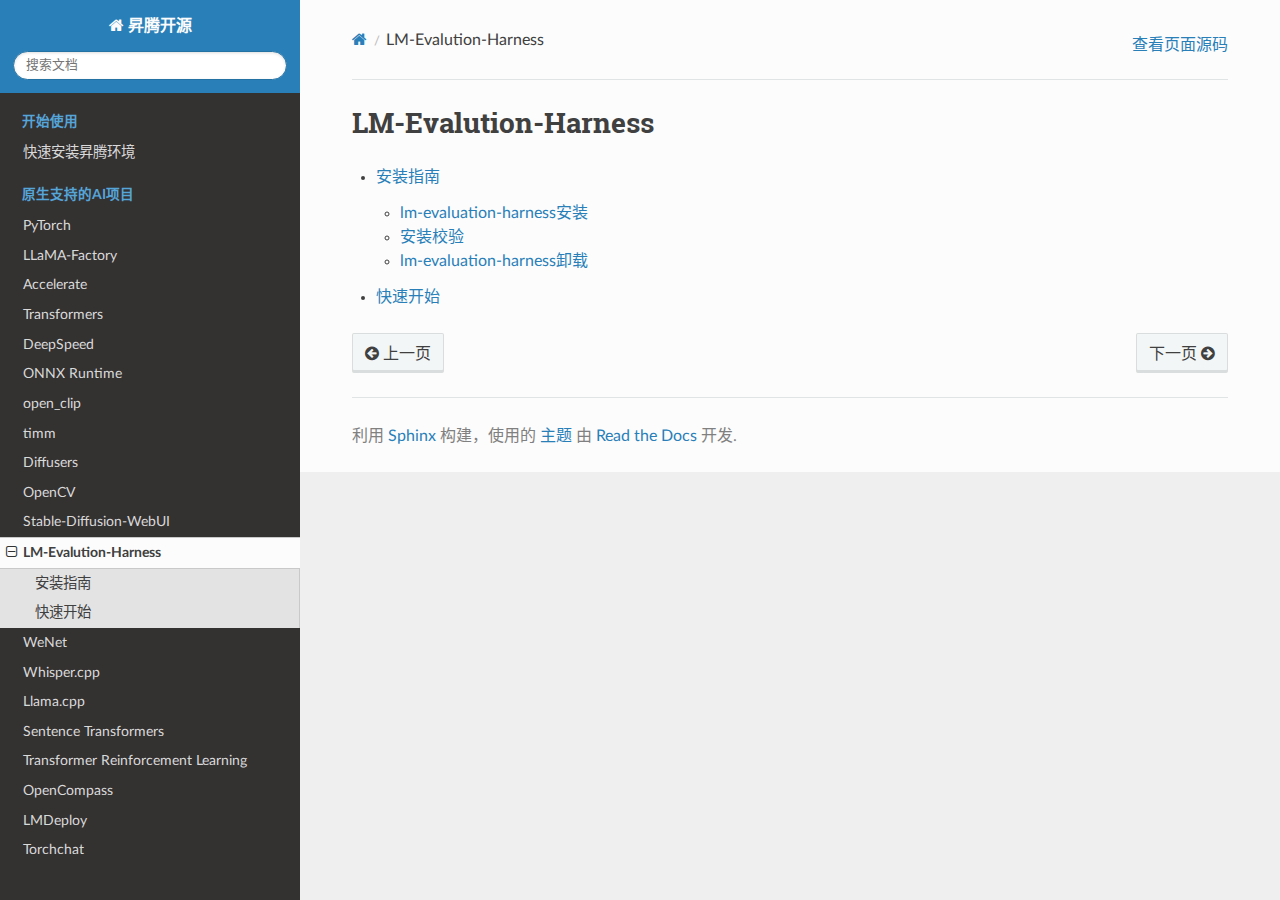
<file: sources/lm_evaluation/index.html>
<!DOCTYPE html>
<html class="writer-html5" lang="zh-CN" data-content_root="../../">
<head>
  <meta charset="utf-8" /><meta name="viewport" content="width=device-width, initial-scale=1" />

  <meta name="viewport" content="width=device-width, initial-scale=1.0" />
  <title>LM-Evalution-Harness &mdash; 昇腾开源  文档</title>
      <link rel="stylesheet" type="text/css" href="../../_static/pygments.css?v=b86133f3" />
      <link rel="stylesheet" type="text/css" href="../../_static/css/theme.css?v=e59714d7" />
      <link rel="stylesheet" type="text/css" href="../../_static/copybutton.css?v=76b2166b" />
      <link rel="stylesheet" type="text/css" href="../../_static/custom.css?v=ec38875e" />

  
      <script src="../../_static/jquery.js?v=5d32c60e"></script>
      <script src="../../_static/_sphinx_javascript_frameworks_compat.js?v=2cd50e6c"></script>
      <script src="../../_static/documentation_options.js?v=7d86a446"></script>
      <script src="../../_static/doctools.js?v=9bcbadda"></script>
      <script src="../../_static/sphinx_highlight.js?v=dc90522c"></script>
      <script src="../../_static/clipboard.min.js?v=a7894cd8"></script>
      <script src="../../_static/copybutton.js?v=f281be69"></script>
      <script src="../../_static/package_info.js?v=220df70d"></script>
      <script src="../../_static/statistics.js?v=ed8c2343"></script>
      <script src="../../_static/translations.js?v=beaddf03"></script>
    <script src="../../_static/js/theme.js"></script>
    <link rel="index" title="索引" href="../../genindex.html" />
    <link rel="search" title="搜索" href="../../search.html" />
    <link rel="next" title="安装指南" href="install.html" />
    <link rel="prev" title="快速开始" href="../sd_webui/quick_start.html" /> 
</head>

<body class="wy-body-for-nav"> 
  <div class="wy-grid-for-nav">
    <nav data-toggle="wy-nav-shift" class="wy-nav-side">
      <div class="wy-side-scroll">
        <div class="wy-side-nav-search" >

          
          
          <a href="../../index.html" class="icon icon-home">
            昇腾开源
          </a>
<div role="search">
  <form id="rtd-search-form" class="wy-form" action="../../search.html" method="get">
    <input type="text" name="q" placeholder="搜索文档" aria-label="搜索文档" />
    <input type="hidden" name="check_keywords" value="yes" />
    <input type="hidden" name="area" value="default" />
  </form>
</div>
        </div><div class="wy-menu wy-menu-vertical" data-spy="affix" role="navigation" aria-label="导航菜单">
              <p class="caption" role="heading"><span class="caption-text">开始使用</span></p>
<ul>
<li class="toctree-l1"><a class="reference internal" href="../ascend/quick_install.html">快速安装昇腾环境</a></li>
</ul>
<p class="caption" role="heading"><span class="caption-text">原生支持的AI项目</span></p>
<ul class="current">
<li class="toctree-l1"><a class="reference internal" href="../pytorch/index.html">PyTorch</a></li>
<li class="toctree-l1"><a class="reference internal" href="../llamafactory/index.html">LLaMA-Factory</a></li>
<li class="toctree-l1"><a class="reference internal" href="../accelerate/index.html">Accelerate</a></li>
<li class="toctree-l1"><a class="reference internal" href="../transformers/index.html">Transformers</a></li>
<li class="toctree-l1"><a class="reference internal" href="../deepspeed/index.html">DeepSpeed</a></li>
<li class="toctree-l1"><a class="reference internal" href="../onnxruntime/index.html">ONNX Runtime</a></li>
<li class="toctree-l1"><a class="reference internal" href="../open_clip/index.html">open_clip</a></li>
<li class="toctree-l1"><a class="reference internal" href="../timm/index.html">timm</a></li>
<li class="toctree-l1"><a class="reference internal" href="../Diffusers/index.html">Diffusers</a></li>
<li class="toctree-l1"><a class="reference internal" href="../opencv/index.html">OpenCV</a></li>
<li class="toctree-l1"><a class="reference internal" href="../sd_webui/index.html">Stable-Diffusion-WebUI</a></li>
<li class="toctree-l1 current"><a class="current reference internal" href="#">LM-Evalution-Harness</a><ul>
<li class="toctree-l2"><a class="reference internal" href="install.html">安装指南</a></li>
<li class="toctree-l2"><a class="reference internal" href="quick_start.html">快速开始</a></li>
</ul>
</li>
<li class="toctree-l1"><a class="reference internal" href="../wenet/index.html">WeNet</a></li>
<li class="toctree-l1"><a class="reference internal" href="../whisper_cpp/index.html">Whisper.cpp</a></li>
<li class="toctree-l1"><a class="reference internal" href="../llama_cpp/index.html">Llama.cpp</a></li>
<li class="toctree-l1"><a class="reference internal" href="../sentence_transformers/index.html">Sentence Transformers</a></li>
<li class="toctree-l1"><a class="reference internal" href="../trl/index.html">Transformer Reinforcement Learning</a></li>
<li class="toctree-l1"><a class="reference internal" href="../opencompass/index.html">OpenCompass</a></li>
<li class="toctree-l1"><a class="reference internal" href="../lm_deploy/index.html">LMDeploy</a></li>
<li class="toctree-l1"><a class="reference internal" href="../torchchat/index.html">Torchchat</a></li>
</ul>

        </div>
      </div>
    </nav>

    <section data-toggle="wy-nav-shift" class="wy-nav-content-wrap"><nav class="wy-nav-top" aria-label="移动版导航菜单" >
          <i data-toggle="wy-nav-top" class="fa fa-bars"></i>
          <a href="../../index.html">昇腾开源</a>
      </nav>

      <div class="wy-nav-content">
        <div class="rst-content">
          <div role="navigation" aria-label="页面导航">
  <ul class="wy-breadcrumbs">
      <li><a href="../../index.html" class="icon icon-home" aria-label="Home"></a></li>
      <li class="breadcrumb-item active">LM-Evalution-Harness</li>
      <li class="wy-breadcrumbs-aside">
            <a href="../../_sources/sources/lm_evaluation/index.rst.txt" rel="nofollow"> 查看页面源码</a>
      </li>
  </ul>
  <hr/>
</div>
          <div role="main" class="document" itemscope="itemscope" itemtype="http://schema.org/Article">
           <div itemprop="articleBody">
             
  <section id="lm-evalution-harness">
<h1>LM-Evalution-Harness<a class="headerlink" href="#lm-evalution-harness" title="Link to this heading"></a></h1>
<div class="toctree-wrapper compound">
<ul>
<li class="toctree-l1"><a class="reference internal" href="install.html">安装指南</a><ul>
<li class="toctree-l2"><a class="reference internal" href="install.html#lm-evaluation-harness">lm-evaluation-harness安装</a></li>
<li class="toctree-l2"><a class="reference internal" href="install.html#id3">安装校验</a></li>
<li class="toctree-l2"><a class="reference internal" href="install.html#id4">lm-evaluation-harness卸载</a></li>
</ul>
</li>
<li class="toctree-l1"><a class="reference internal" href="quick_start.html">快速开始</a></li>
</ul>
</div>
</section>


           </div>
          </div>
          <footer><div class="rst-footer-buttons" role="navigation" aria-label="页脚">
        <a href="../sd_webui/quick_start.html" class="btn btn-neutral float-left" title="快速开始" accesskey="p" rel="prev"><span class="fa fa-arrow-circle-left" aria-hidden="true"></span> 上一页</a>
        <a href="install.html" class="btn btn-neutral float-right" title="安装指南" accesskey="n" rel="next">下一页 <span class="fa fa-arrow-circle-right" aria-hidden="true"></span></a>
    </div>

  <hr/>

  <div role="contentinfo">
    <p>&#169; 版权所有 2024, Ascend。</p>
  </div>

  利用 <a href="https://www.sphinx-doc.org/">Sphinx</a> 构建，使用的 
    <a href="https://github.com/readthedocs/sphinx_rtd_theme">主题</a>
    由 <a href="https://readthedocs.org">Read the Docs</a> 开发.
   

</footer>
        </div>
      </div>
    </section>
  </div>
  <script>
      jQuery(function () {
          SphinxRtdTheme.Navigation.enable(true);
      });
  </script> 

</body>
</html>
</file>
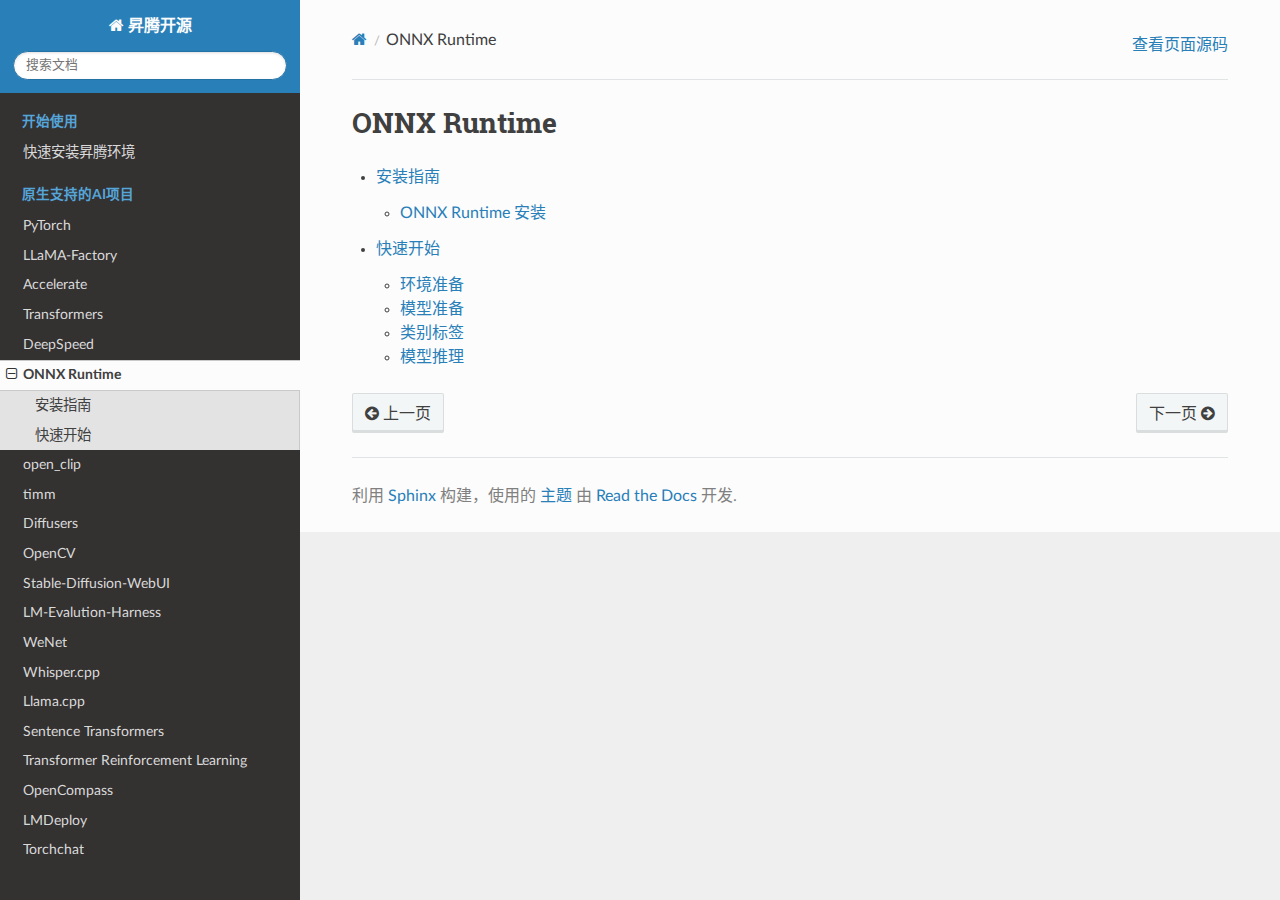
<file: sources/onnxruntime/index.html>
<!DOCTYPE html>
<html class="writer-html5" lang="zh-CN" data-content_root="../../">
<head>
  <meta charset="utf-8" /><meta name="viewport" content="width=device-width, initial-scale=1" />

  <meta name="viewport" content="width=device-width, initial-scale=1.0" />
  <title>ONNX Runtime &mdash; 昇腾开源  文档</title>
      <link rel="stylesheet" type="text/css" href="../../_static/pygments.css?v=b86133f3" />
      <link rel="stylesheet" type="text/css" href="../../_static/css/theme.css?v=e59714d7" />
      <link rel="stylesheet" type="text/css" href="../../_static/copybutton.css?v=76b2166b" />
      <link rel="stylesheet" type="text/css" href="../../_static/custom.css?v=ec38875e" />

  
      <script src="../../_static/jquery.js?v=5d32c60e"></script>
      <script src="../../_static/_sphinx_javascript_frameworks_compat.js?v=2cd50e6c"></script>
      <script src="../../_static/documentation_options.js?v=7d86a446"></script>
      <script src="../../_static/doctools.js?v=9bcbadda"></script>
      <script src="../../_static/sphinx_highlight.js?v=dc90522c"></script>
      <script src="../../_static/clipboard.min.js?v=a7894cd8"></script>
      <script src="../../_static/copybutton.js?v=f281be69"></script>
      <script src="../../_static/package_info.js?v=220df70d"></script>
      <script src="../../_static/statistics.js?v=ed8c2343"></script>
      <script src="../../_static/translations.js?v=beaddf03"></script>
    <script src="../../_static/js/theme.js"></script>
    <link rel="index" title="索引" href="../../genindex.html" />
    <link rel="search" title="搜索" href="../../search.html" />
    <link rel="next" title="安装指南" href="install.html" />
    <link rel="prev" title="快速开始" href="../deepspeed/quick_start.html" /> 
</head>

<body class="wy-body-for-nav"> 
  <div class="wy-grid-for-nav">
    <nav data-toggle="wy-nav-shift" class="wy-nav-side">
      <div class="wy-side-scroll">
        <div class="wy-side-nav-search" >

          
          
          <a href="../../index.html" class="icon icon-home">
            昇腾开源
          </a>
<div role="search">
  <form id="rtd-search-form" class="wy-form" action="../../search.html" method="get">
    <input type="text" name="q" placeholder="搜索文档" aria-label="搜索文档" />
    <input type="hidden" name="check_keywords" value="yes" />
    <input type="hidden" name="area" value="default" />
  </form>
</div>
        </div><div class="wy-menu wy-menu-vertical" data-spy="affix" role="navigation" aria-label="导航菜单">
              <p class="caption" role="heading"><span class="caption-text">开始使用</span></p>
<ul>
<li class="toctree-l1"><a class="reference internal" href="../ascend/quick_install.html">快速安装昇腾环境</a></li>
</ul>
<p class="caption" role="heading"><span class="caption-text">原生支持的AI项目</span></p>
<ul class="current">
<li class="toctree-l1"><a class="reference internal" href="../pytorch/index.html">PyTorch</a></li>
<li class="toctree-l1"><a class="reference internal" href="../llamafactory/index.html">LLaMA-Factory</a></li>
<li class="toctree-l1"><a class="reference internal" href="../accelerate/index.html">Accelerate</a></li>
<li class="toctree-l1"><a class="reference internal" href="../transformers/index.html">Transformers</a></li>
<li class="toctree-l1"><a class="reference internal" href="../deepspeed/index.html">DeepSpeed</a></li>
<li class="toctree-l1 current"><a class="current reference internal" href="#">ONNX Runtime</a><ul>
<li class="toctree-l2"><a class="reference internal" href="install.html">安装指南</a></li>
<li class="toctree-l2"><a class="reference internal" href="quick_start.html">快速开始</a></li>
</ul>
</li>
<li class="toctree-l1"><a class="reference internal" href="../open_clip/index.html">open_clip</a></li>
<li class="toctree-l1"><a class="reference internal" href="../timm/index.html">timm</a></li>
<li class="toctree-l1"><a class="reference internal" href="../Diffusers/index.html">Diffusers</a></li>
<li class="toctree-l1"><a class="reference internal" href="../opencv/index.html">OpenCV</a></li>
<li class="toctree-l1"><a class="reference internal" href="../sd_webui/index.html">Stable-Diffusion-WebUI</a></li>
<li class="toctree-l1"><a class="reference internal" href="../lm_evaluation/index.html">LM-Evalution-Harness</a></li>
<li class="toctree-l1"><a class="reference internal" href="../wenet/index.html">WeNet</a></li>
<li class="toctree-l1"><a class="reference internal" href="../whisper_cpp/index.html">Whisper.cpp</a></li>
<li class="toctree-l1"><a class="reference internal" href="../llama_cpp/index.html">Llama.cpp</a></li>
<li class="toctree-l1"><a class="reference internal" href="../sentence_transformers/index.html">Sentence Transformers</a></li>
<li class="toctree-l1"><a class="reference internal" href="../trl/index.html">Transformer Reinforcement Learning</a></li>
<li class="toctree-l1"><a class="reference internal" href="../opencompass/index.html">OpenCompass</a></li>
<li class="toctree-l1"><a class="reference internal" href="../lm_deploy/index.html">LMDeploy</a></li>
<li class="toctree-l1"><a class="reference internal" href="../torchchat/index.html">Torchchat</a></li>
</ul>

        </div>
      </div>
    </nav>

    <section data-toggle="wy-nav-shift" class="wy-nav-content-wrap"><nav class="wy-nav-top" aria-label="移动版导航菜单" >
          <i data-toggle="wy-nav-top" class="fa fa-bars"></i>
          <a href="../../index.html">昇腾开源</a>
      </nav>

      <div class="wy-nav-content">
        <div class="rst-content">
          <div role="navigation" aria-label="页面导航">
  <ul class="wy-breadcrumbs">
      <li><a href="../../index.html" class="icon icon-home" aria-label="Home"></a></li>
      <li class="breadcrumb-item active">ONNX Runtime</li>
      <li class="wy-breadcrumbs-aside">
            <a href="../../_sources/sources/onnxruntime/index.rst.txt" rel="nofollow"> 查看页面源码</a>
      </li>
  </ul>
  <hr/>
</div>
          <div role="main" class="document" itemscope="itemscope" itemtype="http://schema.org/Article">
           <div itemprop="articleBody">
             
  <section id="onnx-runtime">
<h1>ONNX Runtime<a class="headerlink" href="#onnx-runtime" title="Link to this heading"></a></h1>
<div class="toctree-wrapper compound">
<ul>
<li class="toctree-l1"><a class="reference internal" href="install.html">安装指南</a><ul>
<li class="toctree-l2"><a class="reference internal" href="install.html#onnx-runtime">ONNX Runtime 安装</a></li>
</ul>
</li>
<li class="toctree-l1"><a class="reference internal" href="quick_start.html">快速开始</a><ul>
<li class="toctree-l2"><a class="reference internal" href="quick_start.html#id2">环境准备</a></li>
<li class="toctree-l2"><a class="reference internal" href="quick_start.html#id3">模型准备</a></li>
<li class="toctree-l2"><a class="reference internal" href="quick_start.html#id5">类别标签</a></li>
<li class="toctree-l2"><a class="reference internal" href="quick_start.html#id7">模型推理</a></li>
</ul>
</li>
</ul>
</div>
</section>


           </div>
          </div>
          <footer><div class="rst-footer-buttons" role="navigation" aria-label="页脚">
        <a href="../deepspeed/quick_start.html" class="btn btn-neutral float-left" title="快速开始" accesskey="p" rel="prev"><span class="fa fa-arrow-circle-left" aria-hidden="true"></span> 上一页</a>
        <a href="install.html" class="btn btn-neutral float-right" title="安装指南" accesskey="n" rel="next">下一页 <span class="fa fa-arrow-circle-right" aria-hidden="true"></span></a>
    </div>

  <hr/>

  <div role="contentinfo">
    <p>&#169; 版权所有 2024, Ascend。</p>
  </div>

  利用 <a href="https://www.sphinx-doc.org/">Sphinx</a> 构建，使用的 
    <a href="https://github.com/readthedocs/sphinx_rtd_theme">主题</a>
    由 <a href="https://readthedocs.org">Read the Docs</a> 开发.
   

</footer>
        </div>
      </div>
    </section>
  </div>
  <script>
      jQuery(function () {
          SphinxRtdTheme.Navigation.enable(true);
      });
  </script> 

</body>
</html>
</file>
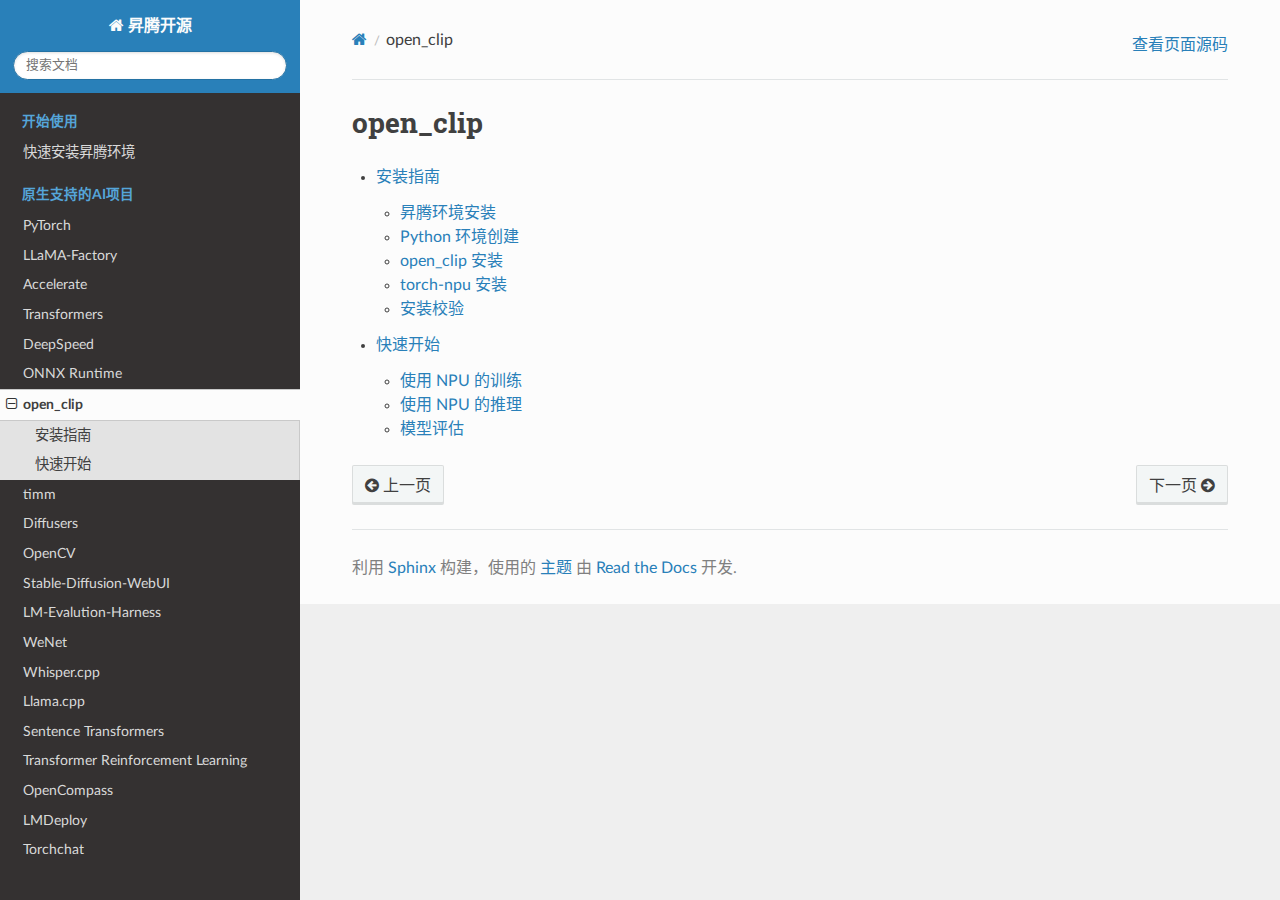
<file: sources/open_clip/index.html>
<!DOCTYPE html>
<html class="writer-html5" lang="zh-CN" data-content_root="../../">
<head>
  <meta charset="utf-8" /><meta name="viewport" content="width=device-width, initial-scale=1" />

  <meta name="viewport" content="width=device-width, initial-scale=1.0" />
  <title>open_clip &mdash; 昇腾开源  文档</title>
      <link rel="stylesheet" type="text/css" href="../../_static/pygments.css?v=b86133f3" />
      <link rel="stylesheet" type="text/css" href="../../_static/css/theme.css?v=e59714d7" />
      <link rel="stylesheet" type="text/css" href="../../_static/copybutton.css?v=76b2166b" />
      <link rel="stylesheet" type="text/css" href="../../_static/custom.css?v=ec38875e" />

  
      <script src="../../_static/jquery.js?v=5d32c60e"></script>
      <script src="../../_static/_sphinx_javascript_frameworks_compat.js?v=2cd50e6c"></script>
      <script src="../../_static/documentation_options.js?v=7d86a446"></script>
      <script src="../../_static/doctools.js?v=9bcbadda"></script>
      <script src="../../_static/sphinx_highlight.js?v=dc90522c"></script>
      <script src="../../_static/clipboard.min.js?v=a7894cd8"></script>
      <script src="../../_static/copybutton.js?v=f281be69"></script>
      <script src="../../_static/package_info.js?v=220df70d"></script>
      <script src="../../_static/statistics.js?v=ed8c2343"></script>
      <script src="../../_static/translations.js?v=beaddf03"></script>
    <script src="../../_static/js/theme.js"></script>
    <link rel="index" title="索引" href="../../genindex.html" />
    <link rel="search" title="搜索" href="../../search.html" />
    <link rel="next" title="安装指南" href="install.html" />
    <link rel="prev" title="快速开始" href="../onnxruntime/quick_start.html" /> 
</head>

<body class="wy-body-for-nav"> 
  <div class="wy-grid-for-nav">
    <nav data-toggle="wy-nav-shift" class="wy-nav-side">
      <div class="wy-side-scroll">
        <div class="wy-side-nav-search" >

          
          
          <a href="../../index.html" class="icon icon-home">
            昇腾开源
          </a>
<div role="search">
  <form id="rtd-search-form" class="wy-form" action="../../search.html" method="get">
    <input type="text" name="q" placeholder="搜索文档" aria-label="搜索文档" />
    <input type="hidden" name="check_keywords" value="yes" />
    <input type="hidden" name="area" value="default" />
  </form>
</div>
        </div><div class="wy-menu wy-menu-vertical" data-spy="affix" role="navigation" aria-label="导航菜单">
              <p class="caption" role="heading"><span class="caption-text">开始使用</span></p>
<ul>
<li class="toctree-l1"><a class="reference internal" href="../ascend/quick_install.html">快速安装昇腾环境</a></li>
</ul>
<p class="caption" role="heading"><span class="caption-text">原生支持的AI项目</span></p>
<ul class="current">
<li class="toctree-l1"><a class="reference internal" href="../pytorch/index.html">PyTorch</a></li>
<li class="toctree-l1"><a class="reference internal" href="../llamafactory/index.html">LLaMA-Factory</a></li>
<li class="toctree-l1"><a class="reference internal" href="../accelerate/index.html">Accelerate</a></li>
<li class="toctree-l1"><a class="reference internal" href="../transformers/index.html">Transformers</a></li>
<li class="toctree-l1"><a class="reference internal" href="../deepspeed/index.html">DeepSpeed</a></li>
<li class="toctree-l1"><a class="reference internal" href="../onnxruntime/index.html">ONNX Runtime</a></li>
<li class="toctree-l1 current"><a class="current reference internal" href="#">open_clip</a><ul>
<li class="toctree-l2"><a class="reference internal" href="install.html">安装指南</a></li>
<li class="toctree-l2"><a class="reference internal" href="quick_start.html">快速开始</a></li>
</ul>
</li>
<li class="toctree-l1"><a class="reference internal" href="../timm/index.html">timm</a></li>
<li class="toctree-l1"><a class="reference internal" href="../Diffusers/index.html">Diffusers</a></li>
<li class="toctree-l1"><a class="reference internal" href="../opencv/index.html">OpenCV</a></li>
<li class="toctree-l1"><a class="reference internal" href="../sd_webui/index.html">Stable-Diffusion-WebUI</a></li>
<li class="toctree-l1"><a class="reference internal" href="../lm_evaluation/index.html">LM-Evalution-Harness</a></li>
<li class="toctree-l1"><a class="reference internal" href="../wenet/index.html">WeNet</a></li>
<li class="toctree-l1"><a class="reference internal" href="../whisper_cpp/index.html">Whisper.cpp</a></li>
<li class="toctree-l1"><a class="reference internal" href="../llama_cpp/index.html">Llama.cpp</a></li>
<li class="toctree-l1"><a class="reference internal" href="../sentence_transformers/index.html">Sentence Transformers</a></li>
<li class="toctree-l1"><a class="reference internal" href="../trl/index.html">Transformer Reinforcement Learning</a></li>
<li class="toctree-l1"><a class="reference internal" href="../opencompass/index.html">OpenCompass</a></li>
<li class="toctree-l1"><a class="reference internal" href="../lm_deploy/index.html">LMDeploy</a></li>
<li class="toctree-l1"><a class="reference internal" href="../torchchat/index.html">Torchchat</a></li>
</ul>

        </div>
      </div>
    </nav>

    <section data-toggle="wy-nav-shift" class="wy-nav-content-wrap"><nav class="wy-nav-top" aria-label="移动版导航菜单" >
          <i data-toggle="wy-nav-top" class="fa fa-bars"></i>
          <a href="../../index.html">昇腾开源</a>
      </nav>

      <div class="wy-nav-content">
        <div class="rst-content">
          <div role="navigation" aria-label="页面导航">
  <ul class="wy-breadcrumbs">
      <li><a href="../../index.html" class="icon icon-home" aria-label="Home"></a></li>
      <li class="breadcrumb-item active">open_clip</li>
      <li class="wy-breadcrumbs-aside">
            <a href="../../_sources/sources/open_clip/index.rst.txt" rel="nofollow"> 查看页面源码</a>
      </li>
  </ul>
  <hr/>
</div>
          <div role="main" class="document" itemscope="itemscope" itemtype="http://schema.org/Article">
           <div itemprop="articleBody">
             
  <section id="open-clip">
<h1>open_clip<a class="headerlink" href="#open-clip" title="Link to this heading"></a></h1>
<div class="toctree-wrapper compound">
<ul>
<li class="toctree-l1"><a class="reference internal" href="install.html">安装指南</a><ul>
<li class="toctree-l2"><a class="reference internal" href="install.html#id2">昇腾环境安装</a></li>
<li class="toctree-l2"><a class="reference internal" href="install.html#python">Python 环境创建</a></li>
<li class="toctree-l2"><a class="reference internal" href="install.html#open-clip">open_clip 安装</a></li>
<li class="toctree-l2"><a class="reference internal" href="install.html#torch-npu">torch-npu 安装</a></li>
<li class="toctree-l2"><a class="reference internal" href="install.html#id3">安装校验</a></li>
</ul>
</li>
<li class="toctree-l1"><a class="reference internal" href="quick_start.html">快速开始</a><ul>
<li class="toctree-l2"><a class="reference internal" href="quick_start.html#npu">使用 NPU 的训练</a></li>
<li class="toctree-l2"><a class="reference internal" href="quick_start.html#id4">使用 NPU 的推理</a></li>
<li class="toctree-l2"><a class="reference internal" href="quick_start.html#id5">模型评估</a></li>
</ul>
</li>
</ul>
</div>
</section>


           </div>
          </div>
          <footer><div class="rst-footer-buttons" role="navigation" aria-label="页脚">
        <a href="../onnxruntime/quick_start.html" class="btn btn-neutral float-left" title="快速开始" accesskey="p" rel="prev"><span class="fa fa-arrow-circle-left" aria-hidden="true"></span> 上一页</a>
        <a href="install.html" class="btn btn-neutral float-right" title="安装指南" accesskey="n" rel="next">下一页 <span class="fa fa-arrow-circle-right" aria-hidden="true"></span></a>
    </div>

  <hr/>

  <div role="contentinfo">
    <p>&#169; 版权所有 2024, Ascend。</p>
  </div>

  利用 <a href="https://www.sphinx-doc.org/">Sphinx</a> 构建，使用的 
    <a href="https://github.com/readthedocs/sphinx_rtd_theme">主题</a>
    由 <a href="https://readthedocs.org">Read the Docs</a> 开发.
   

</footer>
        </div>
      </div>
    </section>
  </div>
  <script>
      jQuery(function () {
          SphinxRtdTheme.Navigation.enable(true);
      });
  </script> 

</body>
</html>
</file>
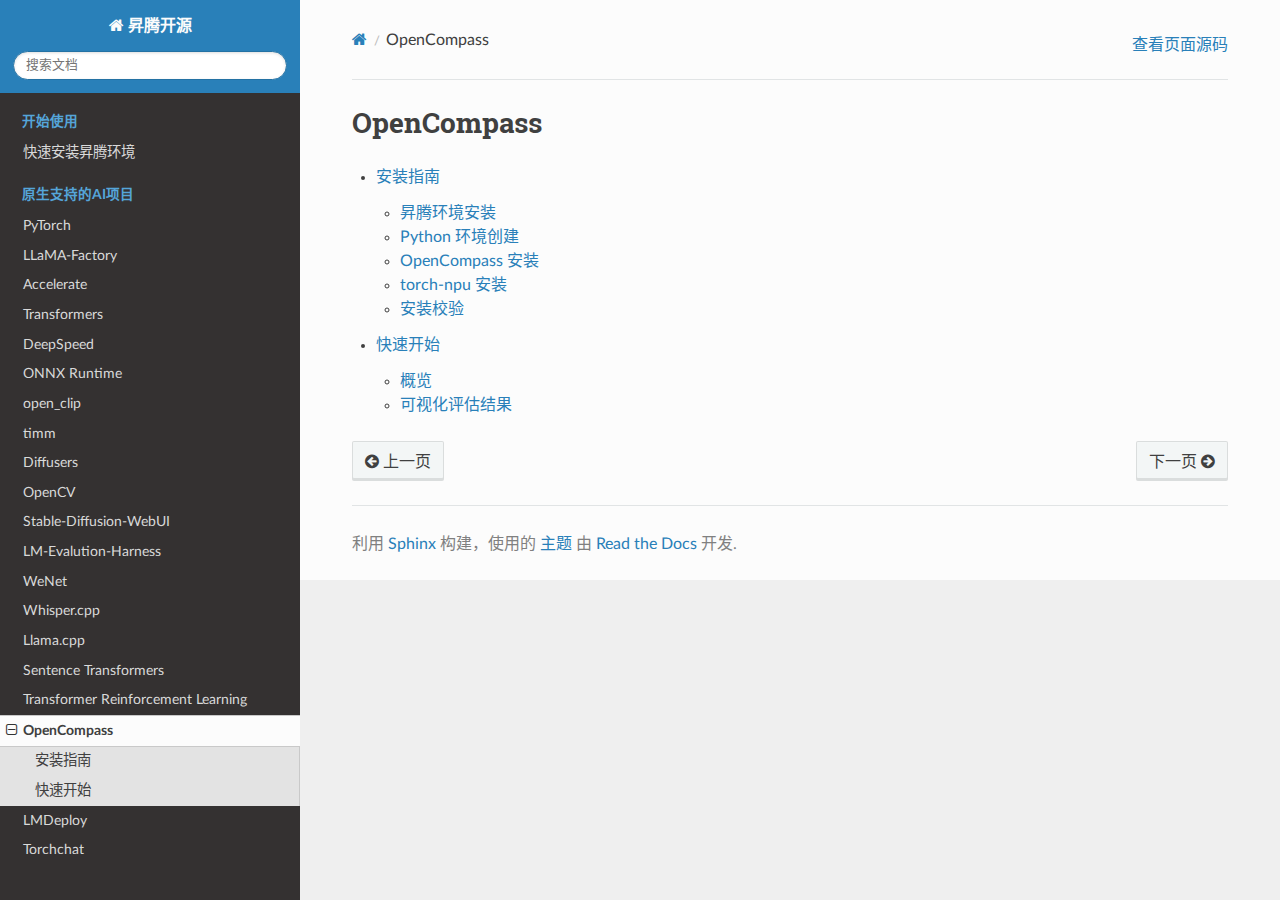
<file: sources/opencompass/index.html>
<!DOCTYPE html>
<html class="writer-html5" lang="zh-CN" data-content_root="../../">
<head>
  <meta charset="utf-8" /><meta name="viewport" content="width=device-width, initial-scale=1" />

  <meta name="viewport" content="width=device-width, initial-scale=1.0" />
  <title>OpenCompass &mdash; 昇腾开源  文档</title>
      <link rel="stylesheet" type="text/css" href="../../_static/pygments.css?v=b86133f3" />
      <link rel="stylesheet" type="text/css" href="../../_static/css/theme.css?v=e59714d7" />
      <link rel="stylesheet" type="text/css" href="../../_static/copybutton.css?v=76b2166b" />
      <link rel="stylesheet" type="text/css" href="../../_static/custom.css?v=ec38875e" />

  
      <script src="../../_static/jquery.js?v=5d32c60e"></script>
      <script src="../../_static/_sphinx_javascript_frameworks_compat.js?v=2cd50e6c"></script>
      <script src="../../_static/documentation_options.js?v=7d86a446"></script>
      <script src="../../_static/doctools.js?v=9bcbadda"></script>
      <script src="../../_static/sphinx_highlight.js?v=dc90522c"></script>
      <script src="../../_static/clipboard.min.js?v=a7894cd8"></script>
      <script src="../../_static/copybutton.js?v=f281be69"></script>
      <script src="../../_static/package_info.js?v=220df70d"></script>
      <script src="../../_static/statistics.js?v=ed8c2343"></script>
      <script src="../../_static/translations.js?v=beaddf03"></script>
    <script src="../../_static/js/theme.js"></script>
    <link rel="index" title="索引" href="../../genindex.html" />
    <link rel="search" title="搜索" href="../../search.html" />
    <link rel="next" title="安装指南" href="install.html" />
    <link rel="prev" title="快速开始" href="../trl/quick_start.html" /> 
</head>

<body class="wy-body-for-nav"> 
  <div class="wy-grid-for-nav">
    <nav data-toggle="wy-nav-shift" class="wy-nav-side">
      <div class="wy-side-scroll">
        <div class="wy-side-nav-search" >

          
          
          <a href="../../index.html" class="icon icon-home">
            昇腾开源
          </a>
<div role="search">
  <form id="rtd-search-form" class="wy-form" action="../../search.html" method="get">
    <input type="text" name="q" placeholder="搜索文档" aria-label="搜索文档" />
    <input type="hidden" name="check_keywords" value="yes" />
    <input type="hidden" name="area" value="default" />
  </form>
</div>
        </div><div class="wy-menu wy-menu-vertical" data-spy="affix" role="navigation" aria-label="导航菜单">
              <p class="caption" role="heading"><span class="caption-text">开始使用</span></p>
<ul>
<li class="toctree-l1"><a class="reference internal" href="../ascend/quick_install.html">快速安装昇腾环境</a></li>
</ul>
<p class="caption" role="heading"><span class="caption-text">原生支持的AI项目</span></p>
<ul class="current">
<li class="toctree-l1"><a class="reference internal" href="../pytorch/index.html">PyTorch</a></li>
<li class="toctree-l1"><a class="reference internal" href="../llamafactory/index.html">LLaMA-Factory</a></li>
<li class="toctree-l1"><a class="reference internal" href="../accelerate/index.html">Accelerate</a></li>
<li class="toctree-l1"><a class="reference internal" href="../transformers/index.html">Transformers</a></li>
<li class="toctree-l1"><a class="reference internal" href="../deepspeed/index.html">DeepSpeed</a></li>
<li class="toctree-l1"><a class="reference internal" href="../onnxruntime/index.html">ONNX Runtime</a></li>
<li class="toctree-l1"><a class="reference internal" href="../open_clip/index.html">open_clip</a></li>
<li class="toctree-l1"><a class="reference internal" href="../timm/index.html">timm</a></li>
<li class="toctree-l1"><a class="reference internal" href="../Diffusers/index.html">Diffusers</a></li>
<li class="toctree-l1"><a class="reference internal" href="../opencv/index.html">OpenCV</a></li>
<li class="toctree-l1"><a class="reference internal" href="../sd_webui/index.html">Stable-Diffusion-WebUI</a></li>
<li class="toctree-l1"><a class="reference internal" href="../lm_evaluation/index.html">LM-Evalution-Harness</a></li>
<li class="toctree-l1"><a class="reference internal" href="../wenet/index.html">WeNet</a></li>
<li class="toctree-l1"><a class="reference internal" href="../whisper_cpp/index.html">Whisper.cpp</a></li>
<li class="toctree-l1"><a class="reference internal" href="../llama_cpp/index.html">Llama.cpp</a></li>
<li class="toctree-l1"><a class="reference internal" href="../sentence_transformers/index.html">Sentence Transformers</a></li>
<li class="toctree-l1"><a class="reference internal" href="../trl/index.html">Transformer Reinforcement Learning</a></li>
<li class="toctree-l1 current"><a class="current reference internal" href="#">OpenCompass</a><ul>
<li class="toctree-l2"><a class="reference internal" href="install.html">安装指南</a></li>
<li class="toctree-l2"><a class="reference internal" href="quick_start.html">快速开始</a></li>
</ul>
</li>
<li class="toctree-l1"><a class="reference internal" href="../lm_deploy/index.html">LMDeploy</a></li>
<li class="toctree-l1"><a class="reference internal" href="../torchchat/index.html">Torchchat</a></li>
</ul>

        </div>
      </div>
    </nav>

    <section data-toggle="wy-nav-shift" class="wy-nav-content-wrap"><nav class="wy-nav-top" aria-label="移动版导航菜单" >
          <i data-toggle="wy-nav-top" class="fa fa-bars"></i>
          <a href="../../index.html">昇腾开源</a>
      </nav>

      <div class="wy-nav-content">
        <div class="rst-content">
          <div role="navigation" aria-label="页面导航">
  <ul class="wy-breadcrumbs">
      <li><a href="../../index.html" class="icon icon-home" aria-label="Home"></a></li>
      <li class="breadcrumb-item active">OpenCompass</li>
      <li class="wy-breadcrumbs-aside">
            <a href="../../_sources/sources/opencompass/index.rst.txt" rel="nofollow"> 查看页面源码</a>
      </li>
  </ul>
  <hr/>
</div>
          <div role="main" class="document" itemscope="itemscope" itemtype="http://schema.org/Article">
           <div itemprop="articleBody">
             
  <section id="opencompass">
<h1>OpenCompass<a class="headerlink" href="#opencompass" title="Link to this heading"></a></h1>
<div class="toctree-wrapper compound">
<ul>
<li class="toctree-l1"><a class="reference internal" href="install.html">安装指南</a><ul>
<li class="toctree-l2"><a class="reference internal" href="install.html#id2">昇腾环境安装</a></li>
<li class="toctree-l2"><a class="reference internal" href="install.html#python">Python 环境创建</a></li>
<li class="toctree-l2"><a class="reference internal" href="install.html#opencompass">OpenCompass 安装</a></li>
<li class="toctree-l2"><a class="reference internal" href="install.html#torch-npu">torch-npu 安装</a></li>
<li class="toctree-l2"><a class="reference internal" href="install.html#id3">安装校验</a></li>
</ul>
</li>
<li class="toctree-l1"><a class="reference internal" href="quick_start.html">快速开始</a><ul>
<li class="toctree-l2"><a class="reference internal" href="quick_start.html#id2">概览</a></li>
<li class="toctree-l2"><a class="reference internal" href="quick_start.html#id5">可视化评估结果</a></li>
</ul>
</li>
</ul>
</div>
</section>


           </div>
          </div>
          <footer><div class="rst-footer-buttons" role="navigation" aria-label="页脚">
        <a href="../trl/quick_start.html" class="btn btn-neutral float-left" title="快速开始" accesskey="p" rel="prev"><span class="fa fa-arrow-circle-left" aria-hidden="true"></span> 上一页</a>
        <a href="install.html" class="btn btn-neutral float-right" title="安装指南" accesskey="n" rel="next">下一页 <span class="fa fa-arrow-circle-right" aria-hidden="true"></span></a>
    </div>

  <hr/>

  <div role="contentinfo">
    <p>&#169; 版权所有 2024, Ascend。</p>
  </div>

  利用 <a href="https://www.sphinx-doc.org/">Sphinx</a> 构建，使用的 
    <a href="https://github.com/readthedocs/sphinx_rtd_theme">主题</a>
    由 <a href="https://readthedocs.org">Read the Docs</a> 开发.
   

</footer>
        </div>
      </div>
    </section>
  </div>
  <script>
      jQuery(function () {
          SphinxRtdTheme.Navigation.enable(true);
      });
  </script> 

</body>
</html>
</file>
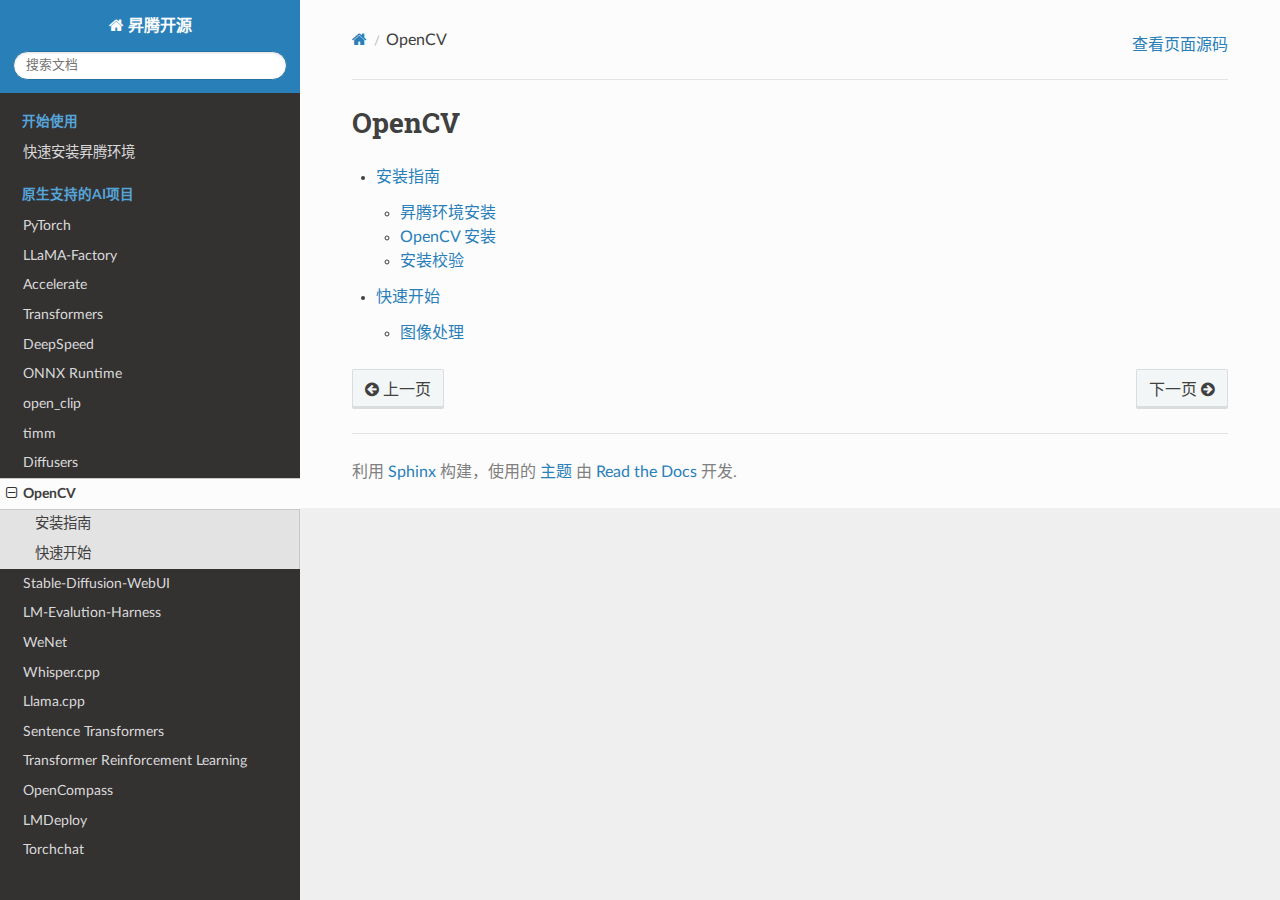
<file: sources/opencv/index.html>
<!DOCTYPE html>
<html class="writer-html5" lang="zh-CN" data-content_root="../../">
<head>
  <meta charset="utf-8" /><meta name="viewport" content="width=device-width, initial-scale=1" />

  <meta name="viewport" content="width=device-width, initial-scale=1.0" />
  <title>OpenCV &mdash; 昇腾开源  文档</title>
      <link rel="stylesheet" type="text/css" href="../../_static/pygments.css?v=b86133f3" />
      <link rel="stylesheet" type="text/css" href="../../_static/css/theme.css?v=e59714d7" />
      <link rel="stylesheet" type="text/css" href="../../_static/copybutton.css?v=76b2166b" />
      <link rel="stylesheet" type="text/css" href="../../_static/custom.css?v=ec38875e" />

  
      <script src="../../_static/jquery.js?v=5d32c60e"></script>
      <script src="../../_static/_sphinx_javascript_frameworks_compat.js?v=2cd50e6c"></script>
      <script src="../../_static/documentation_options.js?v=7d86a446"></script>
      <script src="../../_static/doctools.js?v=9bcbadda"></script>
      <script src="../../_static/sphinx_highlight.js?v=dc90522c"></script>
      <script src="../../_static/clipboard.min.js?v=a7894cd8"></script>
      <script src="../../_static/copybutton.js?v=f281be69"></script>
      <script src="../../_static/package_info.js?v=220df70d"></script>
      <script src="../../_static/statistics.js?v=ed8c2343"></script>
      <script src="../../_static/translations.js?v=beaddf03"></script>
    <script src="../../_static/js/theme.js"></script>
    <link rel="index" title="索引" href="../../genindex.html" />
    <link rel="search" title="搜索" href="../../search.html" />
    <link rel="next" title="安装指南" href="install.html" />
    <link rel="prev" title="快速开始" href="../Diffusers/quick_start.html" /> 
</head>

<body class="wy-body-for-nav"> 
  <div class="wy-grid-for-nav">
    <nav data-toggle="wy-nav-shift" class="wy-nav-side">
      <div class="wy-side-scroll">
        <div class="wy-side-nav-search" >

          
          
          <a href="../../index.html" class="icon icon-home">
            昇腾开源
          </a>
<div role="search">
  <form id="rtd-search-form" class="wy-form" action="../../search.html" method="get">
    <input type="text" name="q" placeholder="搜索文档" aria-label="搜索文档" />
    <input type="hidden" name="check_keywords" value="yes" />
    <input type="hidden" name="area" value="default" />
  </form>
</div>
        </div><div class="wy-menu wy-menu-vertical" data-spy="affix" role="navigation" aria-label="导航菜单">
              <p class="caption" role="heading"><span class="caption-text">开始使用</span></p>
<ul>
<li class="toctree-l1"><a class="reference internal" href="../ascend/quick_install.html">快速安装昇腾环境</a></li>
</ul>
<p class="caption" role="heading"><span class="caption-text">原生支持的AI项目</span></p>
<ul class="current">
<li class="toctree-l1"><a class="reference internal" href="../pytorch/index.html">PyTorch</a></li>
<li class="toctree-l1"><a class="reference internal" href="../llamafactory/index.html">LLaMA-Factory</a></li>
<li class="toctree-l1"><a class="reference internal" href="../accelerate/index.html">Accelerate</a></li>
<li class="toctree-l1"><a class="reference internal" href="../transformers/index.html">Transformers</a></li>
<li class="toctree-l1"><a class="reference internal" href="../deepspeed/index.html">DeepSpeed</a></li>
<li class="toctree-l1"><a class="reference internal" href="../onnxruntime/index.html">ONNX Runtime</a></li>
<li class="toctree-l1"><a class="reference internal" href="../open_clip/index.html">open_clip</a></li>
<li class="toctree-l1"><a class="reference internal" href="../timm/index.html">timm</a></li>
<li class="toctree-l1"><a class="reference internal" href="../Diffusers/index.html">Diffusers</a></li>
<li class="toctree-l1 current"><a class="current reference internal" href="#">OpenCV</a><ul>
<li class="toctree-l2"><a class="reference internal" href="install.html">安装指南</a></li>
<li class="toctree-l2"><a class="reference internal" href="quick_start.html">快速开始</a></li>
</ul>
</li>
<li class="toctree-l1"><a class="reference internal" href="../sd_webui/index.html">Stable-Diffusion-WebUI</a></li>
<li class="toctree-l1"><a class="reference internal" href="../lm_evaluation/index.html">LM-Evalution-Harness</a></li>
<li class="toctree-l1"><a class="reference internal" href="../wenet/index.html">WeNet</a></li>
<li class="toctree-l1"><a class="reference internal" href="../whisper_cpp/index.html">Whisper.cpp</a></li>
<li class="toctree-l1"><a class="reference internal" href="../llama_cpp/index.html">Llama.cpp</a></li>
<li class="toctree-l1"><a class="reference internal" href="../sentence_transformers/index.html">Sentence Transformers</a></li>
<li class="toctree-l1"><a class="reference internal" href="../trl/index.html">Transformer Reinforcement Learning</a></li>
<li class="toctree-l1"><a class="reference internal" href="../opencompass/index.html">OpenCompass</a></li>
<li class="toctree-l1"><a class="reference internal" href="../lm_deploy/index.html">LMDeploy</a></li>
<li class="toctree-l1"><a class="reference internal" href="../torchchat/index.html">Torchchat</a></li>
</ul>

        </div>
      </div>
    </nav>

    <section data-toggle="wy-nav-shift" class="wy-nav-content-wrap"><nav class="wy-nav-top" aria-label="移动版导航菜单" >
          <i data-toggle="wy-nav-top" class="fa fa-bars"></i>
          <a href="../../index.html">昇腾开源</a>
      </nav>

      <div class="wy-nav-content">
        <div class="rst-content">
          <div role="navigation" aria-label="页面导航">
  <ul class="wy-breadcrumbs">
      <li><a href="../../index.html" class="icon icon-home" aria-label="Home"></a></li>
      <li class="breadcrumb-item active">OpenCV</li>
      <li class="wy-breadcrumbs-aside">
            <a href="../../_sources/sources/opencv/index.rst.txt" rel="nofollow"> 查看页面源码</a>
      </li>
  </ul>
  <hr/>
</div>
          <div role="main" class="document" itemscope="itemscope" itemtype="http://schema.org/Article">
           <div itemprop="articleBody">
             
  <section id="opencv">
<h1>OpenCV<a class="headerlink" href="#opencv" title="Link to this heading"></a></h1>
<div class="toctree-wrapper compound">
<ul>
<li class="toctree-l1"><a class="reference internal" href="install.html">安装指南</a><ul>
<li class="toctree-l2"><a class="reference internal" href="install.html#id2">昇腾环境安装</a></li>
<li class="toctree-l2"><a class="reference internal" href="install.html#opencv">OpenCV 安装</a></li>
<li class="toctree-l2"><a class="reference internal" href="install.html#id4">安装校验</a></li>
</ul>
</li>
<li class="toctree-l1"><a class="reference internal" href="quick_start.html">快速开始</a><ul>
<li class="toctree-l2"><a class="reference internal" href="quick_start.html#id2">图像处理</a></li>
</ul>
</li>
</ul>
</div>
</section>


           </div>
          </div>
          <footer><div class="rst-footer-buttons" role="navigation" aria-label="页脚">
        <a href="../Diffusers/quick_start.html" class="btn btn-neutral float-left" title="快速开始" accesskey="p" rel="prev"><span class="fa fa-arrow-circle-left" aria-hidden="true"></span> 上一页</a>
        <a href="install.html" class="btn btn-neutral float-right" title="安装指南" accesskey="n" rel="next">下一页 <span class="fa fa-arrow-circle-right" aria-hidden="true"></span></a>
    </div>

  <hr/>

  <div role="contentinfo">
    <p>&#169; 版权所有 2024, Ascend。</p>
  </div>

  利用 <a href="https://www.sphinx-doc.org/">Sphinx</a> 构建，使用的 
    <a href="https://github.com/readthedocs/sphinx_rtd_theme">主题</a>
    由 <a href="https://readthedocs.org">Read the Docs</a> 开发.
   

</footer>
        </div>
      </div>
    </section>
  </div>
  <script>
      jQuery(function () {
          SphinxRtdTheme.Navigation.enable(true);
      });
  </script> 

</body>
</html>
</file>
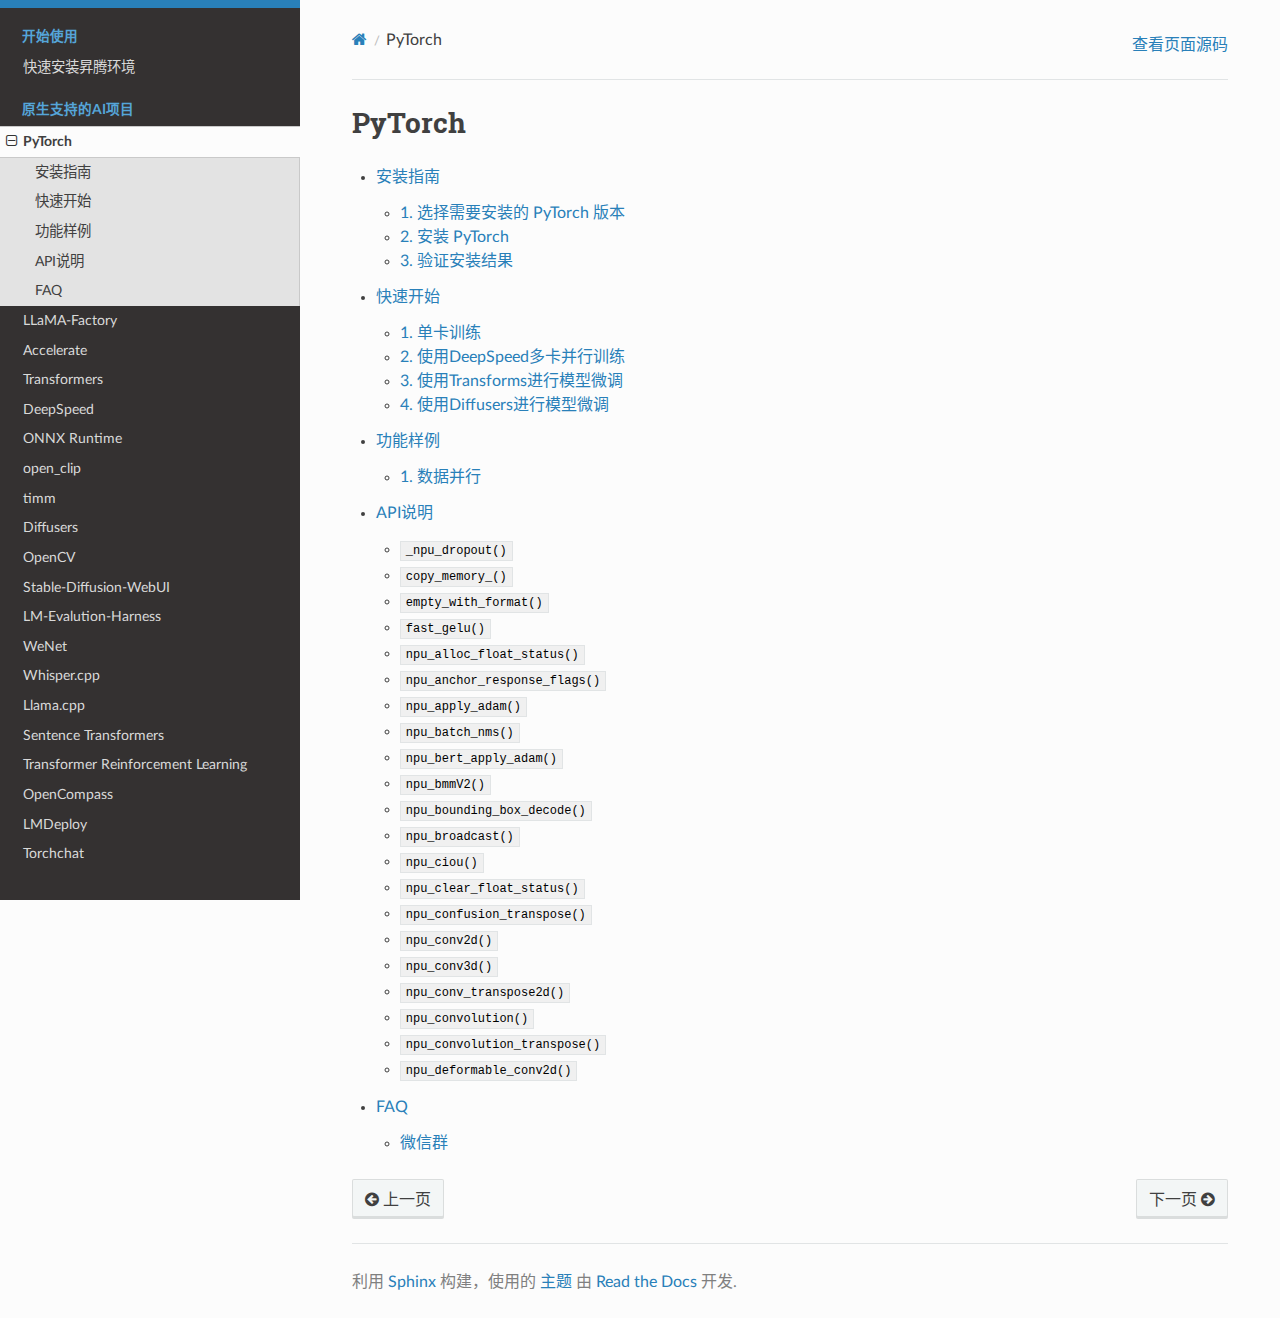
<file: sources/pytorch/index.html>
<!DOCTYPE html>
<html class="writer-html5" lang="zh-CN" data-content_root="../../">
<head>
  <meta charset="utf-8" /><meta name="viewport" content="width=device-width, initial-scale=1" />

  <meta name="viewport" content="width=device-width, initial-scale=1.0" />
  <title>PyTorch &mdash; 昇腾开源  文档</title>
      <link rel="stylesheet" type="text/css" href="../../_static/pygments.css?v=b86133f3" />
      <link rel="stylesheet" type="text/css" href="../../_static/css/theme.css?v=e59714d7" />
      <link rel="stylesheet" type="text/css" href="../../_static/copybutton.css?v=76b2166b" />
      <link rel="stylesheet" type="text/css" href="../../_static/custom.css?v=ec38875e" />

  
      <script src="../../_static/jquery.js?v=5d32c60e"></script>
      <script src="../../_static/_sphinx_javascript_frameworks_compat.js?v=2cd50e6c"></script>
      <script src="../../_static/documentation_options.js?v=7d86a446"></script>
      <script src="../../_static/doctools.js?v=9bcbadda"></script>
      <script src="../../_static/sphinx_highlight.js?v=dc90522c"></script>
      <script src="../../_static/clipboard.min.js?v=a7894cd8"></script>
      <script src="../../_static/copybutton.js?v=f281be69"></script>
      <script src="../../_static/package_info.js?v=220df70d"></script>
      <script src="../../_static/statistics.js?v=ed8c2343"></script>
      <script src="../../_static/translations.js?v=beaddf03"></script>
    <script src="../../_static/js/theme.js"></script>
    <link rel="index" title="索引" href="../../genindex.html" />
    <link rel="search" title="搜索" href="../../search.html" />
    <link rel="next" title="安装指南" href="install.html" />
    <link rel="prev" title="快速安装昇腾环境" href="../ascend/quick_install.html" /> 
</head>

<body class="wy-body-for-nav"> 
  <div class="wy-grid-for-nav">
    <nav data-toggle="wy-nav-shift" class="wy-nav-side">
      <div class="wy-side-scroll">
        <div class="wy-side-nav-search" >

          
          
          <a href="../../index.html" class="icon icon-home">
            昇腾开源
          </a>
<div role="search">
  <form id="rtd-search-form" class="wy-form" action="../../search.html" method="get">
    <input type="text" name="q" placeholder="搜索文档" aria-label="搜索文档" />
    <input type="hidden" name="check_keywords" value="yes" />
    <input type="hidden" name="area" value="default" />
  </form>
</div>
        </div><div class="wy-menu wy-menu-vertical" data-spy="affix" role="navigation" aria-label="导航菜单">
              <p class="caption" role="heading"><span class="caption-text">开始使用</span></p>
<ul>
<li class="toctree-l1"><a class="reference internal" href="../ascend/quick_install.html">快速安装昇腾环境</a></li>
</ul>
<p class="caption" role="heading"><span class="caption-text">原生支持的AI项目</span></p>
<ul class="current">
<li class="toctree-l1 current"><a class="current reference internal" href="#">PyTorch</a><ul>
<li class="toctree-l2"><a class="reference internal" href="install.html">安装指南</a></li>
<li class="toctree-l2"><a class="reference internal" href="quick_start.html">快速开始</a></li>
<li class="toctree-l2"><a class="reference internal" href="examples.html">功能样例</a></li>
<li class="toctree-l2"><a class="reference internal" href="api_doc.html">API说明</a></li>
<li class="toctree-l2"><a class="reference internal" href="faq.html">FAQ</a></li>
</ul>
</li>
<li class="toctree-l1"><a class="reference internal" href="../llamafactory/index.html">LLaMA-Factory</a></li>
<li class="toctree-l1"><a class="reference internal" href="../accelerate/index.html">Accelerate</a></li>
<li class="toctree-l1"><a class="reference internal" href="../transformers/index.html">Transformers</a></li>
<li class="toctree-l1"><a class="reference internal" href="../deepspeed/index.html">DeepSpeed</a></li>
<li class="toctree-l1"><a class="reference internal" href="../onnxruntime/index.html">ONNX Runtime</a></li>
<li class="toctree-l1"><a class="reference internal" href="../open_clip/index.html">open_clip</a></li>
<li class="toctree-l1"><a class="reference internal" href="../timm/index.html">timm</a></li>
<li class="toctree-l1"><a class="reference internal" href="../Diffusers/index.html">Diffusers</a></li>
<li class="toctree-l1"><a class="reference internal" href="../opencv/index.html">OpenCV</a></li>
<li class="toctree-l1"><a class="reference internal" href="../sd_webui/index.html">Stable-Diffusion-WebUI</a></li>
<li class="toctree-l1"><a class="reference internal" href="../lm_evaluation/index.html">LM-Evalution-Harness</a></li>
<li class="toctree-l1"><a class="reference internal" href="../wenet/index.html">WeNet</a></li>
<li class="toctree-l1"><a class="reference internal" href="../whisper_cpp/index.html">Whisper.cpp</a></li>
<li class="toctree-l1"><a class="reference internal" href="../llama_cpp/index.html">Llama.cpp</a></li>
<li class="toctree-l1"><a class="reference internal" href="../sentence_transformers/index.html">Sentence Transformers</a></li>
<li class="toctree-l1"><a class="reference internal" href="../trl/index.html">Transformer Reinforcement Learning</a></li>
<li class="toctree-l1"><a class="reference internal" href="../opencompass/index.html">OpenCompass</a></li>
<li class="toctree-l1"><a class="reference internal" href="../lm_deploy/index.html">LMDeploy</a></li>
<li class="toctree-l1"><a class="reference internal" href="../torchchat/index.html">Torchchat</a></li>
</ul>

        </div>
      </div>
    </nav>

    <section data-toggle="wy-nav-shift" class="wy-nav-content-wrap"><nav class="wy-nav-top" aria-label="移动版导航菜单" >
          <i data-toggle="wy-nav-top" class="fa fa-bars"></i>
          <a href="../../index.html">昇腾开源</a>
      </nav>

      <div class="wy-nav-content">
        <div class="rst-content">
          <div role="navigation" aria-label="页面导航">
  <ul class="wy-breadcrumbs">
      <li><a href="../../index.html" class="icon icon-home" aria-label="Home"></a></li>
      <li class="breadcrumb-item active">PyTorch</li>
      <li class="wy-breadcrumbs-aside">
            <a href="../../_sources/sources/pytorch/index.rst.txt" rel="nofollow"> 查看页面源码</a>
      </li>
  </ul>
  <hr/>
</div>
          <div role="main" class="document" itemscope="itemscope" itemtype="http://schema.org/Article">
           <div itemprop="articleBody">
             
  <section id="pytorch">
<h1>PyTorch<a class="headerlink" href="#pytorch" title="Link to this heading"></a></h1>
<div class="toctree-wrapper compound">
<ul>
<li class="toctree-l1"><a class="reference internal" href="install.html">安装指南</a><ul>
<li class="toctree-l2"><a class="reference internal" href="install.html#pytorch">1. 选择需要安装的 PyTorch 版本</a></li>
<li class="toctree-l2"><a class="reference internal" href="install.html#id2">2. 安装 PyTorch</a></li>
<li class="toctree-l2"><a class="reference internal" href="install.html#id4">3. 验证安装结果</a></li>
</ul>
</li>
<li class="toctree-l1"><a class="reference internal" href="quick_start.html">快速开始</a><ul>
<li class="toctree-l2"><a class="reference internal" href="quick_start.html#id2">1. 单卡训练</a></li>
<li class="toctree-l2"><a class="reference internal" href="quick_start.html#deepspeed">2. 使用DeepSpeed多卡并行训练</a></li>
<li class="toctree-l2"><a class="reference internal" href="quick_start.html#transforms">3. 使用Transforms进行模型微调</a></li>
<li class="toctree-l2"><a class="reference internal" href="quick_start.html#diffusers">4. 使用Diffusers进行模型微调</a></li>
</ul>
</li>
<li class="toctree-l1"><a class="reference internal" href="examples.html">功能样例</a><ul>
<li class="toctree-l2"><a class="reference internal" href="examples.html#id2">1. 数据并行</a></li>
</ul>
</li>
<li class="toctree-l1"><a class="reference internal" href="api_doc.html">API说明</a><ul>
<li class="toctree-l2"><a class="reference internal" href="api_doc.html#torch_npu._npu_dropout"><code class="docutils literal notranslate"><span class="pre">_npu_dropout()</span></code></a></li>
<li class="toctree-l2"><a class="reference internal" href="api_doc.html#torch_npu.copy_memory_"><code class="docutils literal notranslate"><span class="pre">copy_memory_()</span></code></a></li>
<li class="toctree-l2"><a class="reference internal" href="api_doc.html#torch_npu.empty_with_format"><code class="docutils literal notranslate"><span class="pre">empty_with_format()</span></code></a></li>
<li class="toctree-l2"><a class="reference internal" href="api_doc.html#torch_npu.fast_gelu"><code class="docutils literal notranslate"><span class="pre">fast_gelu()</span></code></a></li>
<li class="toctree-l2"><a class="reference internal" href="api_doc.html#torch_npu.npu_alloc_float_status"><code class="docutils literal notranslate"><span class="pre">npu_alloc_float_status()</span></code></a></li>
<li class="toctree-l2"><a class="reference internal" href="api_doc.html#torch_npu.npu_anchor_response_flags"><code class="docutils literal notranslate"><span class="pre">npu_anchor_response_flags()</span></code></a></li>
<li class="toctree-l2"><a class="reference internal" href="api_doc.html#torch_npu.npu_apply_adam"><code class="docutils literal notranslate"><span class="pre">npu_apply_adam()</span></code></a></li>
<li class="toctree-l2"><a class="reference internal" href="api_doc.html#npu_batch_nms"><code class="docutils literal notranslate"><span class="pre">npu_batch_nms()</span></code></a></li>
<li class="toctree-l2"><a class="reference internal" href="api_doc.html#npu_bert_apply_adam"><code class="docutils literal notranslate"><span class="pre">npu_bert_apply_adam()</span></code></a></li>
<li class="toctree-l2"><a class="reference internal" href="api_doc.html#torch_npu.npu_bmmV2"><code class="docutils literal notranslate"><span class="pre">npu_bmmV2()</span></code></a></li>
<li class="toctree-l2"><a class="reference internal" href="api_doc.html#torch_npu.npu_bounding_box_decode"><code class="docutils literal notranslate"><span class="pre">npu_bounding_box_decode()</span></code></a></li>
<li class="toctree-l2"><a class="reference internal" href="api_doc.html#torch_npu.npu_broadcast"><code class="docutils literal notranslate"><span class="pre">npu_broadcast()</span></code></a></li>
<li class="toctree-l2"><a class="reference internal" href="api_doc.html#torch_npu.npu_ciou"><code class="docutils literal notranslate"><span class="pre">npu_ciou()</span></code></a></li>
<li class="toctree-l2"><a class="reference internal" href="api_doc.html#torch_npu.npu_clear_float_status"><code class="docutils literal notranslate"><span class="pre">npu_clear_float_status()</span></code></a></li>
<li class="toctree-l2"><a class="reference internal" href="api_doc.html#torch_npu.npu_confusion_transpose"><code class="docutils literal notranslate"><span class="pre">npu_confusion_transpose()</span></code></a></li>
<li class="toctree-l2"><a class="reference internal" href="api_doc.html#torch_npu.npu_conv2d"><code class="docutils literal notranslate"><span class="pre">npu_conv2d()</span></code></a></li>
<li class="toctree-l2"><a class="reference internal" href="api_doc.html#torch_npu.npu_conv3d"><code class="docutils literal notranslate"><span class="pre">npu_conv3d()</span></code></a></li>
<li class="toctree-l2"><a class="reference internal" href="api_doc.html#torch_npu.npu_conv_transpose2d"><code class="docutils literal notranslate"><span class="pre">npu_conv_transpose2d()</span></code></a></li>
<li class="toctree-l2"><a class="reference internal" href="api_doc.html#torch_npu.npu_convolution"><code class="docutils literal notranslate"><span class="pre">npu_convolution()</span></code></a></li>
<li class="toctree-l2"><a class="reference internal" href="api_doc.html#torch_npu.npu_convolution_transpose"><code class="docutils literal notranslate"><span class="pre">npu_convolution_transpose()</span></code></a></li>
<li class="toctree-l2"><a class="reference internal" href="api_doc.html#torch_npu.npu_deformable_conv2d"><code class="docutils literal notranslate"><span class="pre">npu_deformable_conv2d()</span></code></a></li>
</ul>
</li>
<li class="toctree-l1"><a class="reference internal" href="faq.html">FAQ</a><ul>
<li class="toctree-l2"><a class="reference internal" href="faq.html#id1">微信群</a></li>
</ul>
</li>
</ul>
</div>
</section>


           </div>
          </div>
          <footer><div class="rst-footer-buttons" role="navigation" aria-label="页脚">
        <a href="../ascend/quick_install.html" class="btn btn-neutral float-left" title="快速安装昇腾环境" accesskey="p" rel="prev"><span class="fa fa-arrow-circle-left" aria-hidden="true"></span> 上一页</a>
        <a href="install.html" class="btn btn-neutral float-right" title="安装指南" accesskey="n" rel="next">下一页 <span class="fa fa-arrow-circle-right" aria-hidden="true"></span></a>
    </div>

  <hr/>

  <div role="contentinfo">
    <p>&#169; 版权所有 2024, Ascend。</p>
  </div>

  利用 <a href="https://www.sphinx-doc.org/">Sphinx</a> 构建，使用的 
    <a href="https://github.com/readthedocs/sphinx_rtd_theme">主题</a>
    由 <a href="https://readthedocs.org">Read the Docs</a> 开发.
   

</footer>
        </div>
      </div>
    </section>
  </div>
  <script>
      jQuery(function () {
          SphinxRtdTheme.Navigation.enable(true);
      });
  </script> 

</body>
</html>
</file>
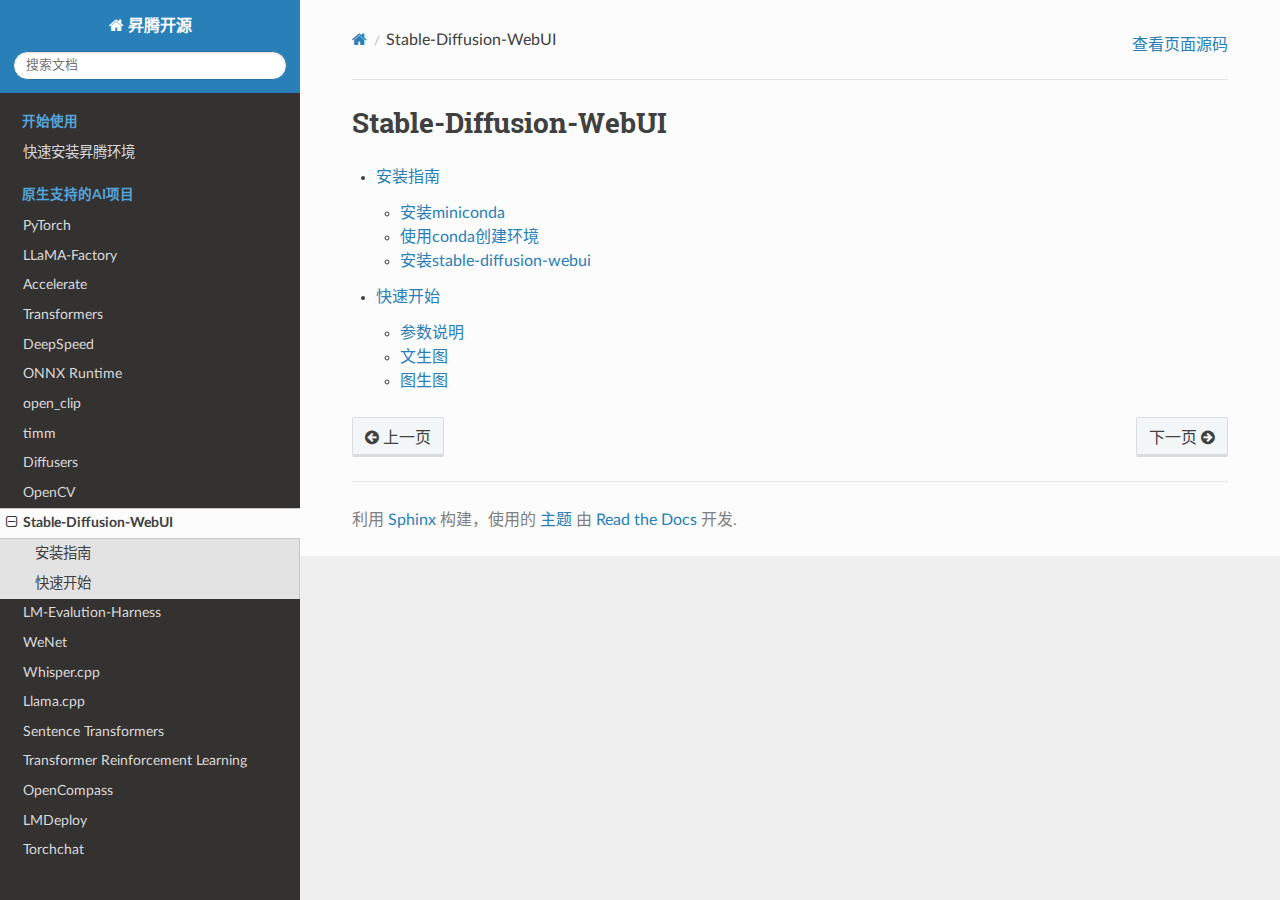
<file: sources/sd_webui/index.html>
<!DOCTYPE html>
<html class="writer-html5" lang="zh-CN" data-content_root="../../">
<head>
  <meta charset="utf-8" /><meta name="viewport" content="width=device-width, initial-scale=1" />

  <meta name="viewport" content="width=device-width, initial-scale=1.0" />
  <title>Stable-Diffusion-WebUI &mdash; 昇腾开源  文档</title>
      <link rel="stylesheet" type="text/css" href="../../_static/pygments.css?v=b86133f3" />
      <link rel="stylesheet" type="text/css" href="../../_static/css/theme.css?v=e59714d7" />
      <link rel="stylesheet" type="text/css" href="../../_static/copybutton.css?v=76b2166b" />
      <link rel="stylesheet" type="text/css" href="../../_static/custom.css?v=ec38875e" />

  
      <script src="../../_static/jquery.js?v=5d32c60e"></script>
      <script src="../../_static/_sphinx_javascript_frameworks_compat.js?v=2cd50e6c"></script>
      <script src="../../_static/documentation_options.js?v=7d86a446"></script>
      <script src="../../_static/doctools.js?v=9bcbadda"></script>
      <script src="../../_static/sphinx_highlight.js?v=dc90522c"></script>
      <script src="../../_static/clipboard.min.js?v=a7894cd8"></script>
      <script src="../../_static/copybutton.js?v=f281be69"></script>
      <script src="../../_static/package_info.js?v=220df70d"></script>
      <script src="../../_static/statistics.js?v=ed8c2343"></script>
      <script src="../../_static/translations.js?v=beaddf03"></script>
    <script src="../../_static/js/theme.js"></script>
    <link rel="index" title="索引" href="../../genindex.html" />
    <link rel="search" title="搜索" href="../../search.html" />
    <link rel="next" title="安装指南" href="install.html" />
    <link rel="prev" title="快速开始" href="../opencv/quick_start.html" /> 
</head>

<body class="wy-body-for-nav"> 
  <div class="wy-grid-for-nav">
    <nav data-toggle="wy-nav-shift" class="wy-nav-side">
      <div class="wy-side-scroll">
        <div class="wy-side-nav-search" >

          
          
          <a href="../../index.html" class="icon icon-home">
            昇腾开源
          </a>
<div role="search">
  <form id="rtd-search-form" class="wy-form" action="../../search.html" method="get">
    <input type="text" name="q" placeholder="搜索文档" aria-label="搜索文档" />
    <input type="hidden" name="check_keywords" value="yes" />
    <input type="hidden" name="area" value="default" />
  </form>
</div>
        </div><div class="wy-menu wy-menu-vertical" data-spy="affix" role="navigation" aria-label="导航菜单">
              <p class="caption" role="heading"><span class="caption-text">开始使用</span></p>
<ul>
<li class="toctree-l1"><a class="reference internal" href="../ascend/quick_install.html">快速安装昇腾环境</a></li>
</ul>
<p class="caption" role="heading"><span class="caption-text">原生支持的AI项目</span></p>
<ul class="current">
<li class="toctree-l1"><a class="reference internal" href="../pytorch/index.html">PyTorch</a></li>
<li class="toctree-l1"><a class="reference internal" href="../llamafactory/index.html">LLaMA-Factory</a></li>
<li class="toctree-l1"><a class="reference internal" href="../accelerate/index.html">Accelerate</a></li>
<li class="toctree-l1"><a class="reference internal" href="../transformers/index.html">Transformers</a></li>
<li class="toctree-l1"><a class="reference internal" href="../deepspeed/index.html">DeepSpeed</a></li>
<li class="toctree-l1"><a class="reference internal" href="../onnxruntime/index.html">ONNX Runtime</a></li>
<li class="toctree-l1"><a class="reference internal" href="../open_clip/index.html">open_clip</a></li>
<li class="toctree-l1"><a class="reference internal" href="../timm/index.html">timm</a></li>
<li class="toctree-l1"><a class="reference internal" href="../Diffusers/index.html">Diffusers</a></li>
<li class="toctree-l1"><a class="reference internal" href="../opencv/index.html">OpenCV</a></li>
<li class="toctree-l1 current"><a class="current reference internal" href="#">Stable-Diffusion-WebUI</a><ul>
<li class="toctree-l2"><a class="reference internal" href="install.html">安装指南</a></li>
<li class="toctree-l2"><a class="reference internal" href="quick_start.html">快速开始</a></li>
</ul>
</li>
<li class="toctree-l1"><a class="reference internal" href="../lm_evaluation/index.html">LM-Evalution-Harness</a></li>
<li class="toctree-l1"><a class="reference internal" href="../wenet/index.html">WeNet</a></li>
<li class="toctree-l1"><a class="reference internal" href="../whisper_cpp/index.html">Whisper.cpp</a></li>
<li class="toctree-l1"><a class="reference internal" href="../llama_cpp/index.html">Llama.cpp</a></li>
<li class="toctree-l1"><a class="reference internal" href="../sentence_transformers/index.html">Sentence Transformers</a></li>
<li class="toctree-l1"><a class="reference internal" href="../trl/index.html">Transformer Reinforcement Learning</a></li>
<li class="toctree-l1"><a class="reference internal" href="../opencompass/index.html">OpenCompass</a></li>
<li class="toctree-l1"><a class="reference internal" href="../lm_deploy/index.html">LMDeploy</a></li>
<li class="toctree-l1"><a class="reference internal" href="../torchchat/index.html">Torchchat</a></li>
</ul>

        </div>
      </div>
    </nav>

    <section data-toggle="wy-nav-shift" class="wy-nav-content-wrap"><nav class="wy-nav-top" aria-label="移动版导航菜单" >
          <i data-toggle="wy-nav-top" class="fa fa-bars"></i>
          <a href="../../index.html">昇腾开源</a>
      </nav>

      <div class="wy-nav-content">
        <div class="rst-content">
          <div role="navigation" aria-label="页面导航">
  <ul class="wy-breadcrumbs">
      <li><a href="../../index.html" class="icon icon-home" aria-label="Home"></a></li>
      <li class="breadcrumb-item active">Stable-Diffusion-WebUI</li>
      <li class="wy-breadcrumbs-aside">
            <a href="../../_sources/sources/sd_webui/index.rst.txt" rel="nofollow"> 查看页面源码</a>
      </li>
  </ul>
  <hr/>
</div>
          <div role="main" class="document" itemscope="itemscope" itemtype="http://schema.org/Article">
           <div itemprop="articleBody">
             
  <section id="stable-diffusion-webui">
<h1>Stable-Diffusion-WebUI<a class="headerlink" href="#stable-diffusion-webui" title="Link to this heading"></a></h1>
<div class="toctree-wrapper compound">
<ul>
<li class="toctree-l1"><a class="reference internal" href="install.html">安装指南</a><ul>
<li class="toctree-l2"><a class="reference internal" href="install.html#miniconda">安装miniconda</a></li>
<li class="toctree-l2"><a class="reference internal" href="install.html#conda">使用conda创建环境</a></li>
<li class="toctree-l2"><a class="reference internal" href="install.html#stable-diffusion-webui">安装stable-diffusion-webui</a></li>
</ul>
</li>
<li class="toctree-l1"><a class="reference internal" href="quick_start.html">快速开始</a><ul>
<li class="toctree-l2"><a class="reference internal" href="quick_start.html#id2">参数说明</a></li>
<li class="toctree-l2"><a class="reference internal" href="quick_start.html#id5">文生图</a></li>
<li class="toctree-l2"><a class="reference internal" href="quick_start.html#id6">图生图</a></li>
</ul>
</li>
</ul>
</div>
</section>


           </div>
          </div>
          <footer><div class="rst-footer-buttons" role="navigation" aria-label="页脚">
        <a href="../opencv/quick_start.html" class="btn btn-neutral float-left" title="快速开始" accesskey="p" rel="prev"><span class="fa fa-arrow-circle-left" aria-hidden="true"></span> 上一页</a>
        <a href="install.html" class="btn btn-neutral float-right" title="安装指南" accesskey="n" rel="next">下一页 <span class="fa fa-arrow-circle-right" aria-hidden="true"></span></a>
    </div>

  <hr/>

  <div role="contentinfo">
    <p>&#169; 版权所有 2024, Ascend。</p>
  </div>

  利用 <a href="https://www.sphinx-doc.org/">Sphinx</a> 构建，使用的 
    <a href="https://github.com/readthedocs/sphinx_rtd_theme">主题</a>
    由 <a href="https://readthedocs.org">Read the Docs</a> 开发.
   

</footer>
        </div>
      </div>
    </section>
  </div>
  <script>
      jQuery(function () {
          SphinxRtdTheme.Navigation.enable(true);
      });
  </script> 

</body>
</html>
</file>
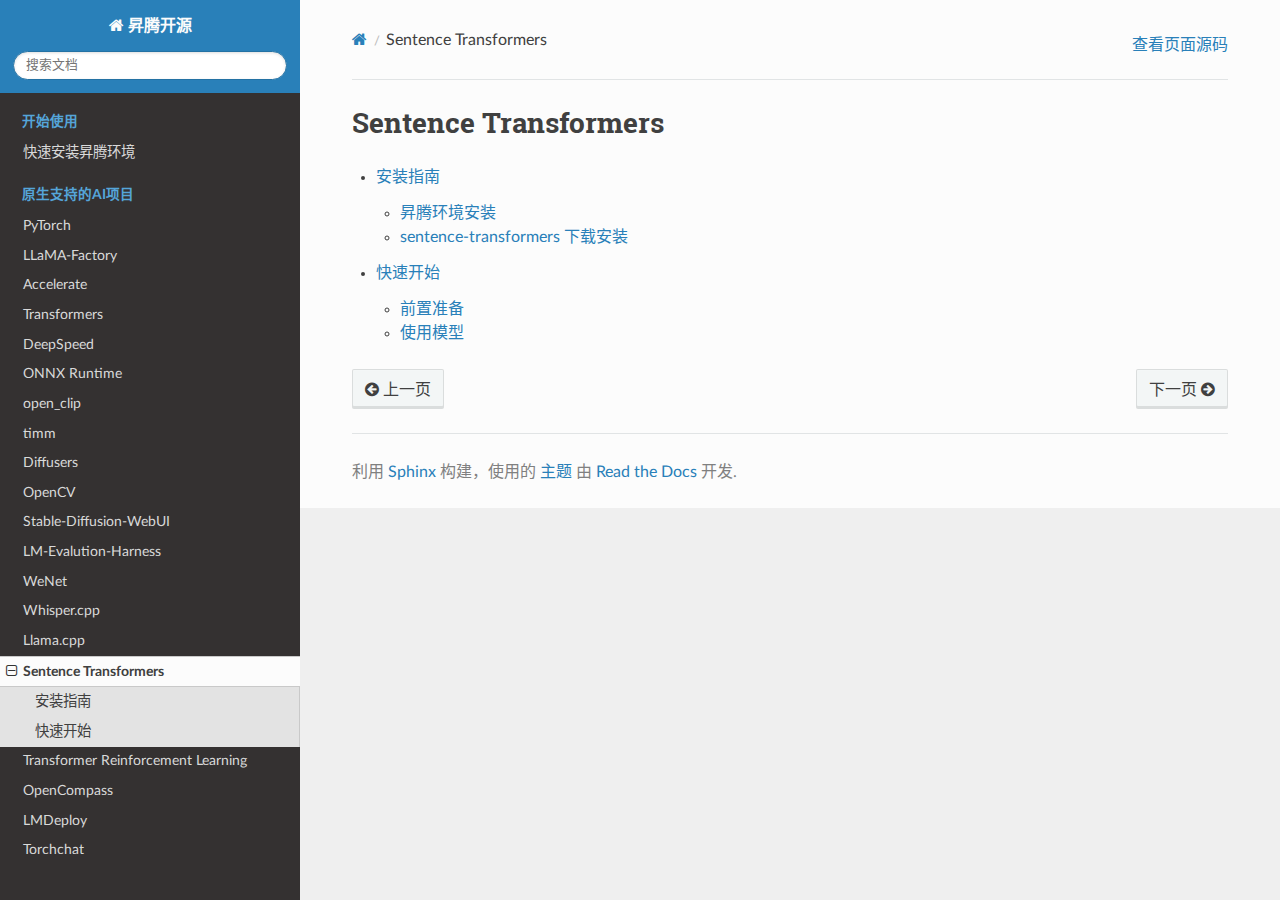
<file: sources/sentence_transformers/index.html>
<!DOCTYPE html>
<html class="writer-html5" lang="zh-CN" data-content_root="../../">
<head>
  <meta charset="utf-8" /><meta name="viewport" content="width=device-width, initial-scale=1" />

  <meta name="viewport" content="width=device-width, initial-scale=1.0" />
  <title>Sentence Transformers &mdash; 昇腾开源  文档</title>
      <link rel="stylesheet" type="text/css" href="../../_static/pygments.css?v=b86133f3" />
      <link rel="stylesheet" type="text/css" href="../../_static/css/theme.css?v=e59714d7" />
      <link rel="stylesheet" type="text/css" href="../../_static/copybutton.css?v=76b2166b" />
      <link rel="stylesheet" type="text/css" href="../../_static/custom.css?v=ec38875e" />

  
      <script src="../../_static/jquery.js?v=5d32c60e"></script>
      <script src="../../_static/_sphinx_javascript_frameworks_compat.js?v=2cd50e6c"></script>
      <script src="../../_static/documentation_options.js?v=7d86a446"></script>
      <script src="../../_static/doctools.js?v=9bcbadda"></script>
      <script src="../../_static/sphinx_highlight.js?v=dc90522c"></script>
      <script src="../../_static/clipboard.min.js?v=a7894cd8"></script>
      <script src="../../_static/copybutton.js?v=f281be69"></script>
      <script src="../../_static/package_info.js?v=220df70d"></script>
      <script src="../../_static/statistics.js?v=ed8c2343"></script>
      <script src="../../_static/translations.js?v=beaddf03"></script>
    <script src="../../_static/js/theme.js"></script>
    <link rel="index" title="索引" href="../../genindex.html" />
    <link rel="search" title="搜索" href="../../search.html" />
    <link rel="next" title="安装指南" href="install.html" />
    <link rel="prev" title="快速开始" href="../llama_cpp/quick_start.html" /> 
</head>

<body class="wy-body-for-nav"> 
  <div class="wy-grid-for-nav">
    <nav data-toggle="wy-nav-shift" class="wy-nav-side">
      <div class="wy-side-scroll">
        <div class="wy-side-nav-search" >

          
          
          <a href="../../index.html" class="icon icon-home">
            昇腾开源
          </a>
<div role="search">
  <form id="rtd-search-form" class="wy-form" action="../../search.html" method="get">
    <input type="text" name="q" placeholder="搜索文档" aria-label="搜索文档" />
    <input type="hidden" name="check_keywords" value="yes" />
    <input type="hidden" name="area" value="default" />
  </form>
</div>
        </div><div class="wy-menu wy-menu-vertical" data-spy="affix" role="navigation" aria-label="导航菜单">
              <p class="caption" role="heading"><span class="caption-text">开始使用</span></p>
<ul>
<li class="toctree-l1"><a class="reference internal" href="../ascend/quick_install.html">快速安装昇腾环境</a></li>
</ul>
<p class="caption" role="heading"><span class="caption-text">原生支持的AI项目</span></p>
<ul class="current">
<li class="toctree-l1"><a class="reference internal" href="../pytorch/index.html">PyTorch</a></li>
<li class="toctree-l1"><a class="reference internal" href="../llamafactory/index.html">LLaMA-Factory</a></li>
<li class="toctree-l1"><a class="reference internal" href="../accelerate/index.html">Accelerate</a></li>
<li class="toctree-l1"><a class="reference internal" href="../transformers/index.html">Transformers</a></li>
<li class="toctree-l1"><a class="reference internal" href="../deepspeed/index.html">DeepSpeed</a></li>
<li class="toctree-l1"><a class="reference internal" href="../onnxruntime/index.html">ONNX Runtime</a></li>
<li class="toctree-l1"><a class="reference internal" href="../open_clip/index.html">open_clip</a></li>
<li class="toctree-l1"><a class="reference internal" href="../timm/index.html">timm</a></li>
<li class="toctree-l1"><a class="reference internal" href="../Diffusers/index.html">Diffusers</a></li>
<li class="toctree-l1"><a class="reference internal" href="../opencv/index.html">OpenCV</a></li>
<li class="toctree-l1"><a class="reference internal" href="../sd_webui/index.html">Stable-Diffusion-WebUI</a></li>
<li class="toctree-l1"><a class="reference internal" href="../lm_evaluation/index.html">LM-Evalution-Harness</a></li>
<li class="toctree-l1"><a class="reference internal" href="../wenet/index.html">WeNet</a></li>
<li class="toctree-l1"><a class="reference internal" href="../whisper_cpp/index.html">Whisper.cpp</a></li>
<li class="toctree-l1"><a class="reference internal" href="../llama_cpp/index.html">Llama.cpp</a></li>
<li class="toctree-l1 current"><a class="current reference internal" href="#">Sentence Transformers</a><ul>
<li class="toctree-l2"><a class="reference internal" href="install.html">安装指南</a></li>
<li class="toctree-l2"><a class="reference internal" href="quick_start.html">快速开始</a></li>
</ul>
</li>
<li class="toctree-l1"><a class="reference internal" href="../trl/index.html">Transformer Reinforcement Learning</a></li>
<li class="toctree-l1"><a class="reference internal" href="../opencompass/index.html">OpenCompass</a></li>
<li class="toctree-l1"><a class="reference internal" href="../lm_deploy/index.html">LMDeploy</a></li>
<li class="toctree-l1"><a class="reference internal" href="../torchchat/index.html">Torchchat</a></li>
</ul>

        </div>
      </div>
    </nav>

    <section data-toggle="wy-nav-shift" class="wy-nav-content-wrap"><nav class="wy-nav-top" aria-label="移动版导航菜单" >
          <i data-toggle="wy-nav-top" class="fa fa-bars"></i>
          <a href="../../index.html">昇腾开源</a>
      </nav>

      <div class="wy-nav-content">
        <div class="rst-content">
          <div role="navigation" aria-label="页面导航">
  <ul class="wy-breadcrumbs">
      <li><a href="../../index.html" class="icon icon-home" aria-label="Home"></a></li>
      <li class="breadcrumb-item active">Sentence Transformers</li>
      <li class="wy-breadcrumbs-aside">
            <a href="../../_sources/sources/sentence_transformers/index.rst.txt" rel="nofollow"> 查看页面源码</a>
      </li>
  </ul>
  <hr/>
</div>
          <div role="main" class="document" itemscope="itemscope" itemtype="http://schema.org/Article">
           <div itemprop="articleBody">
             
  <section id="sentence-transformers">
<h1>Sentence Transformers<a class="headerlink" href="#sentence-transformers" title="Link to this heading"></a></h1>
<div class="toctree-wrapper compound">
<ul>
<li class="toctree-l1"><a class="reference internal" href="install.html">安装指南</a><ul>
<li class="toctree-l2"><a class="reference internal" href="install.html#id2">昇腾环境安装</a></li>
<li class="toctree-l2"><a class="reference internal" href="install.html#sentence-transformers">sentence-transformers 下载安装</a></li>
</ul>
</li>
<li class="toctree-l1"><a class="reference internal" href="quick_start.html">快速开始</a><ul>
<li class="toctree-l2"><a class="reference internal" href="quick_start.html#id2">前置准备</a></li>
<li class="toctree-l2"><a class="reference internal" href="quick_start.html#id3">使用模型</a></li>
</ul>
</li>
</ul>
</div>
</section>


           </div>
          </div>
          <footer><div class="rst-footer-buttons" role="navigation" aria-label="页脚">
        <a href="../llama_cpp/quick_start.html" class="btn btn-neutral float-left" title="快速开始" accesskey="p" rel="prev"><span class="fa fa-arrow-circle-left" aria-hidden="true"></span> 上一页</a>
        <a href="install.html" class="btn btn-neutral float-right" title="安装指南" accesskey="n" rel="next">下一页 <span class="fa fa-arrow-circle-right" aria-hidden="true"></span></a>
    </div>

  <hr/>

  <div role="contentinfo">
    <p>&#169; 版权所有 2024, Ascend。</p>
  </div>

  利用 <a href="https://www.sphinx-doc.org/">Sphinx</a> 构建，使用的 
    <a href="https://github.com/readthedocs/sphinx_rtd_theme">主题</a>
    由 <a href="https://readthedocs.org">Read the Docs</a> 开发.
   

</footer>
        </div>
      </div>
    </section>
  </div>
  <script>
      jQuery(function () {
          SphinxRtdTheme.Navigation.enable(true);
      });
  </script> 

</body>
</html>
</file>
<file: _static/pygments.css>
pre { line-height: 125%; }
td.linenos .normal { color: inherit; background-color: transparent; padding-left: 5px; padding-right: 5px; }
span.linenos { color: inherit; background-color: transparent; padding-left: 5px; padding-right: 5px; }
td.linenos .special { color: #000000; background-color: #ffffc0; padding-left: 5px; padding-right: 5px; }
span.linenos.special { color: #000000; background-color: #ffffc0; padding-left: 5px; padding-right: 5px; }
.highlight .hll { background-color: #ffffcc }
.highlight { background: #f8f8f8; }
.highlight .c { color: #3D7B7B; font-style: italic } /* Comment */
.highlight .err { border: 1px solid #F00 } /* Error */
.highlight .k { color: #008000; font-weight: bold } /* Keyword */
.highlight .o { color: #666 } /* Operator */
.highlight .ch { color: #3D7B7B; font-style: italic } /* Comment.Hashbang */
.highlight .cm { color: #3D7B7B; font-style: italic } /* Comment.Multiline */
.highlight .cp { color: #9C6500 } /* Comment.Preproc */
.highlight .cpf { color: #3D7B7B; font-style: italic } /* Comment.PreprocFile */
.highlight .c1 { color: #3D7B7B; font-style: italic } /* Comment.Single */
.highlight .cs { color: #3D7B7B; font-style: italic } /* Comment.Special */
.highlight .gd { color: #A00000 } /* Generic.Deleted */
.highlight .ge { font-style: italic } /* Generic.Emph */
.highlight .ges { font-weight: bold; font-style: italic } /* Generic.EmphStrong */
.highlight .gr { color: #E40000 } /* Generic.Error */
.highlight .gh { color: #000080; font-weight: bold } /* Generic.Heading */
.highlight .gi { color: #008400 } /* Generic.Inserted */
.highlight .go { color: #717171 } /* Generic.Output */
.highlight .gp { color: #000080; font-weight: bold } /* Generic.Prompt */
.highlight .gs { font-weight: bold } /* Generic.Strong */
.highlight .gu { color: #800080; font-weight: bold } /* Generic.Subheading */
.highlight .gt { color: #04D } /* Generic.Traceback */
.highlight .kc { color: #008000; font-weight: bold } /* Keyword.Constant */
.highlight .kd { color: #008000; font-weight: bold } /* Keyword.Declaration */
.highlight .kn { color: #008000; font-weight: bold } /* Keyword.Namespace */
.highlight .kp { color: #008000 } /* Keyword.Pseudo */
.highlight .kr { color: #008000; font-weight: bold } /* Keyword.Reserved */
.highlight .kt { color: #B00040 } /* Keyword.Type */
.highlight .m { color: #666 } /* Literal.Number */
.highlight .s { color: #BA2121 } /* Literal.String */
.highlight .na { color: #687822 } /* Name.Attribute */
.highlight .nb { color: #008000 } /* Name.Builtin */
.highlight .nc { color: #00F; font-weight: bold } /* Name.Class */
.highlight .no { color: #800 } /* Name.Constant */
.highlight .nd { color: #A2F } /* Name.Decorator */
.highlight .ni { color: #717171; font-weight: bold } /* Name.Entity */
.highlight .ne { color: #CB3F38; font-weight: bold } /* Name.Exception */
.highlight .nf { color: #00F } /* Name.Function */
.highlight .nl { color: #767600 } /* Name.Label */
.highlight .nn { color: #00F; font-weight: bold } /* Name.Namespace */
.highlight .nt { color: #008000; font-weight: bold } /* Name.Tag */
.highlight .nv { color: #19177C } /* Name.Variable */
.highlight .ow { color: #A2F; font-weight: bold } /* Operator.Word */
.highlight .w { color: #BBB } /* Text.Whitespace */
.highlight .mb { color: #666 } /* Literal.Number.Bin */
.highlight .mf { color: #666 } /* Literal.Number.Float */
.highlight .mh { color: #666 } /* Literal.Number.Hex */
.highlight .mi { color: #666 } /* Literal.Number.Integer */
.highlight .mo { color: #666 } /* Literal.Number.Oct */
.highlight .sa { color: #BA2121 } /* Literal.String.Affix */
.highlight .sb { color: #BA2121 } /* Literal.String.Backtick */
.highlight .sc { color: #BA2121 } /* Literal.String.Char */
.highlight .dl { color: #BA2121 } /* Literal.String.Delimiter */
.highlight .sd { color: #BA2121; font-style: italic } /* Literal.String.Doc */
.highlight .s2 { color: #BA2121 } /* Literal.String.Double */
.highlight .se { color: #AA5D1F; font-weight: bold } /* Literal.String.Escape */
.highlight .sh { color: #BA2121 } /* Literal.String.Heredoc */
.highlight .si { color: #A45A77; font-weight: bold } /* Literal.String.Interpol */
.highlight .sx { color: #008000 } /* Literal.String.Other */
.highlight .sr { color: #A45A77 } /* Literal.String.Regex */
.highlight .s1 { color: #BA2121 } /* Literal.String.Single */
.highlight .ss { color: #19177C } /* Literal.String.Symbol */
.highlight .bp { color: #008000 } /* Name.Builtin.Pseudo */
.highlight .fm { color: #00F } /* Name.Function.Magic */
.highlight .vc { color: #19177C } /* Name.Variable.Class */
.highlight .vg { color: #19177C } /* Name.Variable.Global */
.highlight .vi { color: #19177C } /* Name.Variable.Instance */
.highlight .vm { color: #19177C } /* Name.Variable.Magic */
.highlight .il { color: #666 } /* Literal.Number.Integer.Long */
</file>
<file: _static/css/theme.css>
html{box-sizing:border-box}*,:after,:before{box-sizing:inherit}article,aside,details,figcaption,figure,footer,header,hgroup,nav,section{display:block}audio,canvas,video{display:inline-block;*display:inline;*zoom:1}[hidden],audio:not([controls]){display:none}*{-webkit-box-sizing:border-box;-moz-box-sizing:border-box;box-sizing:border-box}html{font-size:100%;-webkit-text-size-adjust:100%;-ms-text-size-adjust:100%}body{margin:0}a:active,a:hover{outline:0}abbr[title]{border-bottom:1px dotted}b,strong{font-weight:700}blockquote{margin:0}dfn{font-style:italic}ins{background:#ff9;text-decoration:none}ins,mark{color:#000}mark{background:#ff0;font-style:italic;font-weight:700}.rst-content code,.rst-content tt,code,kbd,pre,samp{font-family:monospace,serif;_font-family:courier new,monospace;font-size:1em}pre{white-space:pre}q{quotes:none}q:after,q:before{content:"";content:none}small{font-size:85%}sub,sup{font-size:75%;line-height:0;position:relative;vertical-align:baseline}sup{top:-.5em}sub{bottom:-.25em}dl,ol,ul{margin:0;padding:0;list-style:none;list-style-image:none}li{list-style:none}dd{margin:0}img{border:0;-ms-interpolation-mode:bicubic;vertical-align:middle;max-width:100%}svg:not(:root){overflow:hidden}figure,form{margin:0}label{cursor:pointer}button,input,select,textarea{font-size:100%;margin:0;vertical-align:baseline;*vertical-align:middle}button,input{line-height:normal}button,input[type=button],input[type=reset],input[type=submit]{cursor:pointer;-webkit-appearance:button;*overflow:visible}button[disabled],input[disabled]{cursor:default}input[type=search]{-webkit-appearance:textfield;-moz-box-sizing:content-box;-webkit-box-sizing:content-box;box-sizing:content-box}textarea{resize:vertical}table{border-collapse:collapse;border-spacing:0}td{vertical-align:top}.chromeframe{margin:.2em 0;background:#ccc;color:#000;padding:.2em 0}.ir{display:block;border:0;text-indent:-999em;overflow:hidden;background-color:transparent;background-repeat:no-repeat;text-align:left;direction:ltr;*line-height:0}.ir br{display:none}.hidden{display:none!important;visibility:hidden}.visuallyhidden{border:0;clip:rect(0 0 0 0);height:1px;margin:-1px;overflow:hidden;padding:0;position:absolute;width:1px}.visuallyhidden.focusable:active,.visuallyhidden.focusable:focus{clip:auto;height:auto;margin:0;overflow:visible;position:static;width:auto}.invisible{visibility:hidden}.relative{position:relative}big,small{font-size:100%}@media print{body,html,section{background:none!important}*{box-shadow:none!important;text-shadow:none!important;filter:none!important;-ms-filter:none!important}a,a:visited{text-decoration:underline}.ir a:after,a[href^="#"]:after,a[href^="javascript:"]:after{content:""}blockquote,pre{page-break-inside:avoid}thead{display:table-header-group}img,tr{page-break-inside:avoid}img{max-width:100%!important}@page{margin:.5cm}.rst-content .toctree-wrapper>p.caption,h2,h3,p{orphans:3;widows:3}.rst-content .toctree-wrapper>p.caption,h2,h3{page-break-after:avoid}}.btn,.fa:before,.icon:before,.rst-content .admonition,.rst-content .admonition-title:before,.rst-content .admonition-todo,.rst-content .attention,.rst-content .caution,.rst-content .code-block-caption .headerlink:before,.rst-content .danger,.rst-content .eqno .headerlink:before,.rst-content .error,.rst-content .hint,.rst-content .important,.rst-content .note,.rst-content .seealso,.rst-content .tip,.rst-content .warning,.rst-content code.download span:first-child:before,.rst-content dl dt .headerlink:before,.rst-content h1 .headerlink:before,.rst-content h2 .headerlink:before,.rst-content h3 .headerlink:before,.rst-content h4 .headerlink:before,.rst-content h5 .headerlink:before,.rst-content h6 .headerlink:before,.rst-content p.caption .headerlink:before,.rst-content p .headerlink:before,.rst-content table>caption .headerlink:before,.rst-content tt.download span:first-child:before,.wy-alert,.wy-dropdown .caret:before,.wy-inline-validate.wy-inline-validate-danger .wy-input-context:before,.wy-inline-validate.wy-inline-validate-info .wy-input-context:before,.wy-inline-validate.wy-inline-validate-success .wy-input-context:before,.wy-inline-validate.wy-inline-validate-warning .wy-input-context:before,.wy-menu-vertical li.current>a button.toctree-expand:before,.wy-menu-vertical li.on a button.toctree-expand:before,.wy-menu-vertical li button.toctree-expand:before,input[type=color],input[type=date],input[type=datetime-local],input[type=datetime],input[type=email],input[type=month],input[type=number],input[type=password],input[type=search],input[type=tel],input[type=text],input[type=time],input[type=url],input[type=week],select,textarea{-webkit-font-smoothing:antialiased}.clearfix{*zoom:1}.clearfix:after,.clearfix:before{display:table;content:""}.clearfix:after{clear:both}/*!
 *  Font Awesome 4.7.0 by @davegandy - http://fontawesome.io - @fontawesome
 *  License - http://fontawesome.io/license (Font: SIL OFL 1.1, CSS: MIT License)
 */@font-face{font-family:FontAwesome;src:url(fonts/fontawesome-webfont.eot?674f50d287a8c48dc19ba404d20fe713);src:url(fonts/fontawesome-webfont.eot?674f50d287a8c48dc19ba404d20fe713?#iefix&v=4.7.0) format("embedded-opentype"),url(fonts/fontawesome-webfont.woff2?af7ae505a9eed503f8b8e6982036873e) format("woff2"),url(fonts/fontawesome-webfont.woff?fee66e712a8a08eef5805a46892932ad) format("woff"),url(fonts/fontawesome-webfont.ttf?b06871f281fee6b241d60582ae9369b9) format("truetype"),url(fonts/fontawesome-webfont.svg?912ec66d7572ff821749319396470bde#fontawesomeregular) format("svg");font-weight:400;font-style:normal}.fa,.icon,.rst-content .admonition-title,.rst-content .code-block-caption .headerlink,.rst-content .eqno .headerlink,.rst-content code.download span:first-child,.rst-content dl dt .headerlink,.rst-content h1 .headerlink,.rst-content h2 .headerlink,.rst-content h3 .headerlink,.rst-content h4 .headerlink,.rst-content h5 .headerlink,.rst-content h6 .headerlink,.rst-content p.caption .headerlink,.rst-content p .headerlink,.rst-content table>caption .headerlink,.rst-content tt.download span:first-child,.wy-menu-vertical li.current>a button.toctree-expand,.wy-menu-vertical li.on a button.toctree-expand,.wy-menu-vertical li button.toctree-expand{display:inline-block;font:normal normal normal 14px/1 FontAwesome;font-size:inherit;text-rendering:auto;-webkit-font-smoothing:antialiased;-moz-osx-font-smoothing:grayscale}.fa-lg{font-size:1.33333em;line-height:.75em;vertical-align:-15%}.fa-2x{font-size:2em}.fa-3x{font-size:3em}.fa-4x{font-size:4em}.fa-5x{font-size:5em}.fa-fw{width:1.28571em;text-align:center}.fa-ul{padding-left:0;margin-left:2.14286em;list-style-type:none}.fa-ul>li{position:relative}.fa-li{position:absolute;left:-2.14286em;width:2.14286em;top:.14286em;text-align:center}.fa-li.fa-lg{left:-1.85714em}.fa-border{padding:.2em .25em .15em;border:.08em solid #eee;border-radius:.1em}.fa-pull-left{float:left}.fa-pull-right{float:right}.fa-pull-left.icon,.fa.fa-pull-left,.rst-content .code-block-caption .fa-pull-left.headerlink,.rst-content .eqno .fa-pull-left.headerlink,.rst-content .fa-pull-left.admonition-title,.rst-content code.download span.fa-pull-left:first-child,.rst-content dl dt .fa-pull-left.headerlink,.rst-content h1 .fa-pull-left.headerlink,.rst-content h2 .fa-pull-left.headerlink,.rst-content h3 .fa-pull-left.headerlink,.rst-content h4 .fa-pull-left.headerlink,.rst-content h5 .fa-pull-left.headerlink,.rst-content h6 .fa-pull-left.headerlink,.rst-content p .fa-pull-left.headerlink,.rst-content table>caption .fa-pull-left.headerlink,.rst-content tt.download span.fa-pull-left:first-child,.wy-menu-vertical li.current>a button.fa-pull-left.toctree-expand,.wy-menu-vertical li.on a button.fa-pull-left.toctree-expand,.wy-menu-vertical li button.fa-pull-left.toctree-expand{margin-right:.3em}.fa-pull-right.icon,.fa.fa-pull-right,.rst-content .code-block-caption .fa-pull-right.headerlink,.rst-content .eqno .fa-pull-right.headerlink,.rst-content .fa-pull-right.admonition-title,.rst-content code.download span.fa-pull-right:first-child,.rst-content dl dt .fa-pull-right.headerlink,.rst-content h1 .fa-pull-right.headerlink,.rst-content h2 .fa-pull-right.headerlink,.rst-content h3 .fa-pull-right.headerlink,.rst-content h4 .fa-pull-right.headerlink,.rst-content h5 .fa-pull-right.headerlink,.rst-content h6 .fa-pull-right.headerlink,.rst-content p .fa-pull-right.headerlink,.rst-content table>caption .fa-pull-right.headerlink,.rst-content tt.download span.fa-pull-right:first-child,.wy-menu-vertical li.current>a button.fa-pull-right.toctree-expand,.wy-menu-vertical li.on a button.fa-pull-right.toctree-expand,.wy-menu-vertical li button.fa-pull-right.toctree-expand{margin-left:.3em}.pull-right{float:right}.pull-left{float:left}.fa.pull-left,.pull-left.icon,.rst-content .code-block-caption .pull-left.headerlink,.rst-content .eqno .pull-left.headerlink,.rst-content .pull-left.admonition-title,.rst-content code.download span.pull-left:first-child,.rst-content dl dt .pull-left.headerlink,.rst-content h1 .pull-left.headerlink,.rst-content h2 .pull-left.headerlink,.rst-content h3 .pull-left.headerlink,.rst-content h4 .pull-left.headerlink,.rst-content h5 .pull-left.headerlink,.rst-content h6 .pull-left.headerlink,.rst-content p .pull-left.headerlink,.rst-content table>caption .pull-left.headerlink,.rst-content tt.download span.pull-left:first-child,.wy-menu-vertical li.current>a button.pull-left.toctree-expand,.wy-menu-vertical li.on a button.pull-left.toctree-expand,.wy-menu-vertical li button.pull-left.toctree-expand{margin-right:.3em}.fa.pull-right,.pull-right.icon,.rst-content .code-block-caption .pull-right.headerlink,.rst-content .eqno .pull-right.headerlink,.rst-content .pull-right.admonition-title,.rst-content code.download span.pull-right:first-child,.rst-content dl dt .pull-right.headerlink,.rst-content h1 .pull-right.headerlink,.rst-content h2 .pull-right.headerlink,.rst-content h3 .pull-right.headerlink,.rst-content h4 .pull-right.headerlink,.rst-content h5 .pull-right.headerlink,.rst-content h6 .pull-right.headerlink,.rst-content p .pull-right.headerlink,.rst-content table>caption .pull-right.headerlink,.rst-content tt.download span.pull-right:first-child,.wy-menu-vertical li.current>a button.pull-right.toctree-expand,.wy-menu-vertical li.on a button.pull-right.toctree-expand,.wy-menu-vertical li button.pull-right.toctree-expand{margin-left:.3em}.fa-spin{-webkit-animation:fa-spin 2s linear infinite;animation:fa-spin 2s linear infinite}.fa-pulse{-webkit-animation:fa-spin 1s steps(8) infinite;animation:fa-spin 1s steps(8) infinite}@-webkit-keyframes fa-spin{0%{-webkit-transform:rotate(0deg);transform:rotate(0deg)}to{-webkit-transform:rotate(359deg);transform:rotate(359deg)}}@keyframes fa-spin{0%{-webkit-transform:rotate(0deg);transform:rotate(0deg)}to{-webkit-transform:rotate(359deg);transform:rotate(359deg)}}.fa-rotate-90{-ms-filter:"progid:DXImageTransform.Microsoft.BasicImage(rotation=1)";-webkit-transform:rotate(90deg);-ms-transform:rotate(90deg);transform:rotate(90deg)}.fa-rotate-180{-ms-filter:"progid:DXImageTransform.Microsoft.BasicImage(rotation=2)";-webkit-transform:rotate(180deg);-ms-transform:rotate(180deg);transform:rotate(180deg)}.fa-rotate-270{-ms-filter:"progid:DXImageTransform.Microsoft.BasicImage(rotation=3)";-webkit-transform:rotate(270deg);-ms-transform:rotate(270deg);transform:rotate(270deg)}.fa-flip-horizontal{-ms-filter:"progid:DXImageTransform.Microsoft.BasicImage(rotation=0, mirror=1)";-webkit-transform:scaleX(-1);-ms-transform:scaleX(-1);transform:scaleX(-1)}.fa-flip-vertical{-ms-filter:"progid:DXImageTransform.Microsoft.BasicImage(rotation=2, mirror=1)";-webkit-transform:scaleY(-1);-ms-transform:scaleY(-1);transform:scaleY(-1)}:root .fa-flip-horizontal,:root .fa-flip-vertical,:root .fa-rotate-90,:root .fa-rotate-180,:root .fa-rotate-270{filter:none}.fa-stack{position:relative;display:inline-block;width:2em;height:2em;line-height:2em;vertical-align:middle}.fa-stack-1x,.fa-stack-2x{position:absolute;left:0;width:100%;text-align:center}.fa-stack-1x{line-height:inherit}.fa-stack-2x{font-size:2em}.fa-inverse{color:#fff}.fa-glass:before{content:""}.fa-music:before{content:""}.fa-search:before,.icon-search:before{content:""}.fa-envelope-o:before{content:""}.fa-heart:before{content:""}.fa-star:before{content:""}.fa-star-o:before{content:""}.fa-user:before{content:""}.fa-film:before{content:""}.fa-th-large:before{content:""}.fa-th:before{content:""}.fa-th-list:before{content:""}.fa-check:before{content:""}.fa-close:before,.fa-remove:before,.fa-times:before{content:""}.fa-search-plus:before{content:""}.fa-search-minus:before{content:""}.fa-power-off:before{content:""}.fa-signal:before{content:""}.fa-cog:before,.fa-gear:before{content:""}.fa-trash-o:before{content:""}.fa-home:before,.icon-home:before{content:""}.fa-file-o:before{content:""}.fa-clock-o:before{content:""}.fa-road:before{content:""}.fa-download:before,.rst-content code.download span:first-child:before,.rst-content tt.download span:first-child:before{content:""}.fa-arrow-circle-o-down:before{content:""}.fa-arrow-circle-o-up:before{content:""}.fa-inbox:before{content:""}.fa-play-circle-o:before{content:""}.fa-repeat:before,.fa-rotate-right:before{content:""}.fa-refresh:before{content:""}.fa-list-alt:before{content:""}.fa-lock:before{content:""}.fa-flag:before{content:""}.fa-headphones:before{content:""}.fa-volume-off:before{content:""}.fa-volume-down:before{content:""}.fa-volume-up:before{content:""}.fa-qrcode:before{content:""}.fa-barcode:before{content:""}.fa-tag:before{content:""}.fa-tags:before{content:""}.fa-book:before,.icon-book:before{content:""}.fa-bookmark:before{content:""}.fa-print:before{content:""}.fa-camera:before{content:""}.fa-font:before{content:""}.fa-bold:before{content:""}.fa-italic:before{content:""}.fa-text-height:before{content:""}.fa-text-width:before{content:""}.fa-align-left:before{content:""}.fa-align-center:before{content:""}.fa-align-right:before{content:""}.fa-align-justify:before{content:""}.fa-list:before{content:""}.fa-dedent:before,.fa-outdent:before{content:""}.fa-indent:before{content:""}.fa-video-camera:before{content:""}.fa-image:before,.fa-photo:before,.fa-picture-o:before{content:""}.fa-pencil:before{content:""}.fa-map-marker:before{content:""}.fa-adjust:before{content:""}.fa-tint:before{content:""}.fa-edit:before,.fa-pencil-square-o:before{content:""}.fa-share-square-o:before{content:""}.fa-check-square-o:before{content:""}.fa-arrows:before{content:""}.fa-step-backward:before{content:""}.fa-fast-backward:before{content:""}.fa-backward:before{content:""}.fa-play:before{content:""}.fa-pause:before{content:""}.fa-stop:before{content:""}.fa-forward:before{content:""}.fa-fast-forward:before{content:""}.fa-step-forward:before{content:""}.fa-eject:before{content:""}.fa-chevron-left:before{content:""}.fa-chevron-right:before{content:""}.fa-plus-circle:before{content:""}.fa-minus-circle:before{content:""}.fa-times-circle:before,.wy-inline-validate.wy-inline-validate-danger .wy-input-context:before{content:""}.fa-check-circle:before,.wy-inline-validate.wy-inline-validate-success .wy-input-context:before{content:""}.fa-question-circle:before{content:""}.fa-info-circle:before{content:""}.fa-crosshairs:before{content:""}.fa-times-circle-o:before{content:""}.fa-check-circle-o:before{content:""}.fa-ban:before{content:""}.fa-arrow-left:before{content:""}.fa-arrow-right:before{content:""}.fa-arrow-up:before{content:""}.fa-arrow-down:before{content:""}.fa-mail-forward:before,.fa-share:before{content:""}.fa-expand:before{content:""}.fa-compress:before{content:""}.fa-plus:before{content:""}.fa-minus:before{content:""}.fa-asterisk:before{content:""}.fa-exclamation-circle:before,.rst-content .admonition-title:before,.wy-inline-validate.wy-inline-validate-info .wy-input-context:before,.wy-inline-validate.wy-inline-validate-warning .wy-input-context:before{content:""}.fa-gift:before{content:""}.fa-leaf:before{content:""}.fa-fire:before,.icon-fire:before{content:""}.fa-eye:before{content:""}.fa-eye-slash:before{content:""}.fa-exclamation-triangle:before,.fa-warning:before{content:""}.fa-plane:before{content:""}.fa-calendar:before{content:""}.fa-random:before{content:""}.fa-comment:before{content:""}.fa-magnet:before{content:""}.fa-chevron-up:before{content:""}.fa-chevron-down:before{content:""}.fa-retweet:before{content:""}.fa-shopping-cart:before{content:""}.fa-folder:before{content:""}.fa-folder-open:before{content:""}.fa-arrows-v:before{content:""}.fa-arrows-h:before{content:""}.fa-bar-chart-o:before,.fa-bar-chart:before{content:""}.fa-twitter-square:before{content:""}.fa-facebook-square:before{content:""}.fa-camera-retro:before{content:""}.fa-key:before{content:""}.fa-cogs:before,.fa-gears:before{content:""}.fa-comments:before{content:""}.fa-thumbs-o-up:before{content:""}.fa-thumbs-o-down:before{content:""}.fa-star-half:before{content:""}.fa-heart-o:before{content:""}.fa-sign-out:before{content:""}.fa-linkedin-square:before{content:""}.fa-thumb-tack:before{content:""}.fa-external-link:before{content:""}.fa-sign-in:before{content:""}.fa-trophy:before{content:""}.fa-github-square:before{content:""}.fa-upload:before{content:""}.fa-lemon-o:before{content:""}.fa-phone:before{content:""}.fa-square-o:before{content:""}.fa-bookmark-o:before{content:""}.fa-phone-square:before{content:""}.fa-twitter:before{content:""}.fa-facebook-f:before,.fa-facebook:before{content:""}.fa-github:before,.icon-github:before{content:""}.fa-unlock:before{content:""}.fa-credit-card:before{content:""}.fa-feed:before,.fa-rss:before{content:""}.fa-hdd-o:before{content:""}.fa-bullhorn:before{content:""}.fa-bell:before{content:""}.fa-certificate:before{content:""}.fa-hand-o-right:before{content:""}.fa-hand-o-left:before{content:""}.fa-hand-o-up:before{content:""}.fa-hand-o-down:before{content:""}.fa-arrow-circle-left:before,.icon-circle-arrow-left:before{content:""}.fa-arrow-circle-right:before,.icon-circle-arrow-right:before{content:""}.fa-arrow-circle-up:before{content:""}.fa-arrow-circle-down:before{content:""}.fa-globe:before{content:""}.fa-wrench:before{content:""}.fa-tasks:before{content:""}.fa-filter:before{content:""}.fa-briefcase:before{content:""}.fa-arrows-alt:before{content:""}.fa-group:before,.fa-users:before{content:""}.fa-chain:before,.fa-link:before,.icon-link:before{content:""}.fa-cloud:before{content:""}.fa-flask:before{content:""}.fa-cut:before,.fa-scissors:before{content:""}.fa-copy:before,.fa-files-o:before{content:""}.fa-paperclip:before{content:""}.fa-floppy-o:before,.fa-save:before{content:""}.fa-square:before{content:""}.fa-bars:before,.fa-navicon:before,.fa-reorder:before{content:""}.fa-list-ul:before{content:""}.fa-list-ol:before{content:""}.fa-strikethrough:before{content:""}.fa-underline:before{content:""}.fa-table:before{content:""}.fa-magic:before{content:""}.fa-truck:before{content:""}.fa-pinterest:before{content:""}.fa-pinterest-square:before{content:""}.fa-google-plus-square:before{content:""}.fa-google-plus:before{content:""}.fa-money:before{content:""}.fa-caret-down:before,.icon-caret-down:before,.wy-dropdown .caret:before{content:""}.fa-caret-up:before{content:""}.fa-caret-left:before{content:""}.fa-caret-right:before{content:""}.fa-columns:before{content:""}.fa-sort:before,.fa-unsorted:before{content:""}.fa-sort-desc:before,.fa-sort-down:before{content:""}.fa-sort-asc:before,.fa-sort-up:before{content:""}.fa-envelope:before{content:""}.fa-linkedin:before{content:""}.fa-rotate-left:before,.fa-undo:before{content:""}.fa-gavel:before,.fa-legal:before{content:""}.fa-dashboard:before,.fa-tachometer:before{content:""}.fa-comment-o:before{content:""}.fa-comments-o:before{content:""}.fa-bolt:before,.fa-flash:before{content:""}.fa-sitemap:before{content:""}.fa-umbrella:before{content:""}.fa-clipboard:before,.fa-paste:before{content:""}.fa-lightbulb-o:before{content:""}.fa-exchange:before{content:""}.fa-cloud-download:before{content:""}.fa-cloud-upload:before{content:""}.fa-user-md:before{content:""}.fa-stethoscope:before{content:""}.fa-suitcase:before{content:""}.fa-bell-o:before{content:""}.fa-coffee:before{content:""}.fa-cutlery:before{content:""}.fa-file-text-o:before{content:""}.fa-building-o:before{content:""}.fa-hospital-o:before{content:""}.fa-ambulance:before{content:""}.fa-medkit:before{content:""}.fa-fighter-jet:before{content:""}.fa-beer:before{content:""}.fa-h-square:before{content:""}.fa-plus-square:before{content:""}.fa-angle-double-left:before{content:""}.fa-angle-double-right:before{content:""}.fa-angle-double-up:before{content:""}.fa-angle-double-down:before{content:""}.fa-angle-left:before{content:""}.fa-angle-right:before{content:""}.fa-angle-up:before{content:""}.fa-angle-down:before{content:""}.fa-desktop:before{content:""}.fa-laptop:before{content:""}.fa-tablet:before{content:""}.fa-mobile-phone:before,.fa-mobile:before{content:""}.fa-circle-o:before{content:""}.fa-quote-left:before{content:""}.fa-quote-right:before{content:""}.fa-spinner:before{content:""}.fa-circle:before{content:""}.fa-mail-reply:before,.fa-reply:before{content:""}.fa-github-alt:before{content:""}.fa-folder-o:before{content:""}.fa-folder-open-o:before{content:""}.fa-smile-o:before{content:""}.fa-frown-o:before{content:""}.fa-meh-o:before{content:""}.fa-gamepad:before{content:""}.fa-keyboard-o:before{content:""}.fa-flag-o:before{content:""}.fa-flag-checkered:before{content:""}.fa-terminal:before{content:""}.fa-code:before{content:""}.fa-mail-reply-all:before,.fa-reply-all:before{content:""}.fa-star-half-empty:before,.fa-star-half-full:before,.fa-star-half-o:before{content:""}.fa-location-arrow:before{content:""}.fa-crop:before{content:""}.fa-code-fork:before{content:""}.fa-chain-broken:before,.fa-unlink:before{content:""}.fa-question:before{content:""}.fa-info:before{content:""}.fa-exclamation:before{content:""}.fa-superscript:before{content:""}.fa-subscript:before{content:""}.fa-eraser:before{content:""}.fa-puzzle-piece:before{content:""}.fa-microphone:before{content:""}.fa-microphone-slash:before{content:""}.fa-shield:before{content:""}.fa-calendar-o:before{content:""}.fa-fire-extinguisher:before{content:""}.fa-rocket:before{content:""}.fa-maxcdn:before{content:""}.fa-chevron-circle-left:before{content:""}.fa-chevron-circle-right:before{content:""}.fa-chevron-circle-up:before{content:""}.fa-chevron-circle-down:before{content:""}.fa-html5:before{content:""}.fa-css3:before{content:""}.fa-anchor:before{content:""}.fa-unlock-alt:before{content:""}.fa-bullseye:before{content:""}.fa-ellipsis-h:before{content:""}.fa-ellipsis-v:before{content:""}.fa-rss-square:before{content:""}.fa-play-circle:before{content:""}.fa-ticket:before{content:""}.fa-minus-square:before{content:""}.fa-minus-square-o:before,.wy-menu-vertical li.current>a button.toctree-expand:before,.wy-menu-vertical li.on a button.toctree-expand:before{content:""}.fa-level-up:before{content:""}.fa-level-down:before{content:""}.fa-check-square:before{content:""}.fa-pencil-square:before{content:""}.fa-external-link-square:before{content:""}.fa-share-square:before{content:""}.fa-compass:before{content:""}.fa-caret-square-o-down:before,.fa-toggle-down:before{content:""}.fa-caret-square-o-up:before,.fa-toggle-up:before{content:""}.fa-caret-square-o-right:before,.fa-toggle-right:before{content:""}.fa-eur:before,.fa-euro:before{content:""}.fa-gbp:before{content:""}.fa-dollar:before,.fa-usd:before{content:""}.fa-inr:before,.fa-rupee:before{content:""}.fa-cny:before,.fa-jpy:before,.fa-rmb:before,.fa-yen:before{content:""}.fa-rouble:before,.fa-rub:before,.fa-ruble:before{content:""}.fa-krw:before,.fa-won:before{content:""}.fa-bitcoin:before,.fa-btc:before{content:""}.fa-file:before{content:""}.fa-file-text:before{content:""}.fa-sort-alpha-asc:before{content:""}.fa-sort-alpha-desc:before{content:""}.fa-sort-amount-asc:before{content:""}.fa-sort-amount-desc:before{content:""}.fa-sort-numeric-asc:before{content:""}.fa-sort-numeric-desc:before{content:""}.fa-thumbs-up:before{content:""}.fa-thumbs-down:before{content:""}.fa-youtube-square:before{content:""}.fa-youtube:before{content:""}.fa-xing:before{content:""}.fa-xing-square:before{content:""}.fa-youtube-play:before{content:""}.fa-dropbox:before{content:""}.fa-stack-overflow:before{content:""}.fa-instagram:before{content:""}.fa-flickr:before{content:""}.fa-adn:before{content:""}.fa-bitbucket:before,.icon-bitbucket:before{content:""}.fa-bitbucket-square:before{content:""}.fa-tumblr:before{content:""}.fa-tumblr-square:before{content:""}.fa-long-arrow-down:before{content:""}.fa-long-arrow-up:before{content:""}.fa-long-arrow-left:before{content:""}.fa-long-arrow-right:before{content:""}.fa-apple:before{content:""}.fa-windows:before{content:""}.fa-android:before{content:""}.fa-linux:before{content:""}.fa-dribbble:before{content:""}.fa-skype:before{content:""}.fa-foursquare:before{content:""}.fa-trello:before{content:""}.fa-female:before{content:""}.fa-male:before{content:""}.fa-gittip:before,.fa-gratipay:before{content:""}.fa-sun-o:before{content:""}.fa-moon-o:before{content:""}.fa-archive:before{content:""}.fa-bug:before{content:""}.fa-vk:before{content:""}.fa-weibo:before{content:""}.fa-renren:before{content:""}.fa-pagelines:before{content:""}.fa-stack-exchange:before{content:""}.fa-arrow-circle-o-right:before{content:""}.fa-arrow-circle-o-left:before{content:""}.fa-caret-square-o-left:before,.fa-toggle-left:before{content:""}.fa-dot-circle-o:before{content:""}.fa-wheelchair:before{content:""}.fa-vimeo-square:before{content:""}.fa-try:before,.fa-turkish-lira:before{content:""}.fa-plus-square-o:before,.wy-menu-vertical li button.toctree-expand:before{content:""}.fa-space-shuttle:before{content:""}.fa-slack:before{content:""}.fa-envelope-square:before{content:""}.fa-wordpress:before{content:""}.fa-openid:before{content:""}.fa-bank:before,.fa-institution:before,.fa-university:before{content:""}.fa-graduation-cap:before,.fa-mortar-board:before{content:""}.fa-yahoo:before{content:""}.fa-google:before{content:""}.fa-reddit:before{content:""}.fa-reddit-square:before{content:""}.fa-stumbleupon-circle:before{content:""}.fa-stumbleupon:before{content:""}.fa-delicious:before{content:""}.fa-digg:before{content:""}.fa-pied-piper-pp:before{content:""}.fa-pied-piper-alt:before{content:""}.fa-drupal:before{content:""}.fa-joomla:before{content:""}.fa-language:before{content:""}.fa-fax:before{content:""}.fa-building:before{content:""}.fa-child:before{content:""}.fa-paw:before{content:""}.fa-spoon:before{content:""}.fa-cube:before{content:""}.fa-cubes:before{content:""}.fa-behance:before{content:""}.fa-behance-square:before{content:""}.fa-steam:before{content:""}.fa-steam-square:before{content:""}.fa-recycle:before{content:""}.fa-automobile:before,.fa-car:before{content:""}.fa-cab:before,.fa-taxi:before{content:""}.fa-tree:before{content:""}.fa-spotify:before{content:""}.fa-deviantart:before{content:""}.fa-soundcloud:before{content:""}.fa-database:before{content:""}.fa-file-pdf-o:before{content:""}.fa-file-word-o:before{content:""}.fa-file-excel-o:before{content:""}.fa-file-powerpoint-o:before{content:""}.fa-file-image-o:before,.fa-file-photo-o:before,.fa-file-picture-o:before{content:""}.fa-file-archive-o:before,.fa-file-zip-o:before{content:""}.fa-file-audio-o:before,.fa-file-sound-o:before{content:""}.fa-file-movie-o:before,.fa-file-video-o:before{content:""}.fa-file-code-o:before{content:""}.fa-vine:before{content:""}.fa-codepen:before{content:""}.fa-jsfiddle:before{content:""}.fa-life-bouy:before,.fa-life-buoy:before,.fa-life-ring:before,.fa-life-saver:before,.fa-support:before{content:""}.fa-circle-o-notch:before{content:""}.fa-ra:before,.fa-rebel:before,.fa-resistance:before{content:""}.fa-empire:before,.fa-ge:before{content:""}.fa-git-square:before{content:""}.fa-git:before{content:""}.fa-hacker-news:before,.fa-y-combinator-square:before,.fa-yc-square:before{content:""}.fa-tencent-weibo:before{content:""}.fa-qq:before{content:""}.fa-wechat:before,.fa-weixin:before{content:""}.fa-paper-plane:before,.fa-send:before{content:""}.fa-paper-plane-o:before,.fa-send-o:before{content:""}.fa-history:before{content:""}.fa-circle-thin:before{content:""}.fa-header:before{content:""}.fa-paragraph:before{content:""}.fa-sliders:before{content:""}.fa-share-alt:before{content:""}.fa-share-alt-square:before{content:""}.fa-bomb:before{content:""}.fa-futbol-o:before,.fa-soccer-ball-o:before{content:""}.fa-tty:before{content:""}.fa-binoculars:before{content:""}.fa-plug:before{content:""}.fa-slideshare:before{content:""}.fa-twitch:before{content:""}.fa-yelp:before{content:""}.fa-newspaper-o:before{content:""}.fa-wifi:before{content:""}.fa-calculator:before{content:""}.fa-paypal:before{content:""}.fa-google-wallet:before{content:""}.fa-cc-visa:before{content:""}.fa-cc-mastercard:before{content:""}.fa-cc-discover:before{content:""}.fa-cc-amex:before{content:""}.fa-cc-paypal:before{content:""}.fa-cc-stripe:before{content:""}.fa-bell-slash:before{content:""}.fa-bell-slash-o:before{content:""}.fa-trash:before{content:""}.fa-copyright:before{content:""}.fa-at:before{content:""}.fa-eyedropper:before{content:""}.fa-paint-brush:before{content:""}.fa-birthday-cake:before{content:""}.fa-area-chart:before{content:""}.fa-pie-chart:before{content:""}.fa-line-chart:before{content:""}.fa-lastfm:before{content:""}.fa-lastfm-square:before{content:""}.fa-toggle-off:before{content:""}.fa-toggle-on:before{content:""}.fa-bicycle:before{content:""}.fa-bus:before{content:""}.fa-ioxhost:before{content:""}.fa-angellist:before{content:""}.fa-cc:before{content:""}.fa-ils:before,.fa-shekel:before,.fa-sheqel:before{content:""}.fa-meanpath:before{content:""}.fa-buysellads:before{content:""}.fa-connectdevelop:before{content:""}.fa-dashcube:before{content:""}.fa-forumbee:before{content:""}.fa-leanpub:before{content:""}.fa-sellsy:before{content:""}.fa-shirtsinbulk:before{content:""}.fa-simplybuilt:before{content:""}.fa-skyatlas:before{content:""}.fa-cart-plus:before{content:""}.fa-cart-arrow-down:before{content:""}.fa-diamond:before{content:""}.fa-ship:before{content:""}.fa-user-secret:before{content:""}.fa-motorcycle:before{content:""}.fa-street-view:before{content:""}.fa-heartbeat:before{content:""}.fa-venus:before{content:""}.fa-mars:before{content:""}.fa-mercury:before{content:""}.fa-intersex:before,.fa-transgender:before{content:""}.fa-transgender-alt:before{content:""}.fa-venus-double:before{content:""}.fa-mars-double:before{content:""}.fa-venus-mars:before{content:""}.fa-mars-stroke:before{content:""}.fa-mars-stroke-v:before{content:""}.fa-mars-stroke-h:before{content:""}.fa-neuter:before{content:""}.fa-genderless:before{content:""}.fa-facebook-official:before{content:""}.fa-pinterest-p:before{content:""}.fa-whatsapp:before{content:""}.fa-server:before{content:""}.fa-user-plus:before{content:""}.fa-user-times:before{content:""}.fa-bed:before,.fa-hotel:before{content:""}.fa-viacoin:before{content:""}.fa-train:before{content:""}.fa-subway:before{content:""}.fa-medium:before{content:""}.fa-y-combinator:before,.fa-yc:before{content:""}.fa-optin-monster:before{content:""}.fa-opencart:before{content:""}.fa-expeditedssl:before{content:""}.fa-battery-4:before,.fa-battery-full:before,.fa-battery:before{content:""}.fa-battery-3:before,.fa-battery-three-quarters:before{content:""}.fa-battery-2:before,.fa-battery-half:before{content:""}.fa-battery-1:before,.fa-battery-quarter:before{content:""}.fa-battery-0:before,.fa-battery-empty:before{content:""}.fa-mouse-pointer:before{content:""}.fa-i-cursor:before{content:""}.fa-object-group:before{content:""}.fa-object-ungroup:before{content:""}.fa-sticky-note:before{content:""}.fa-sticky-note-o:before{content:""}.fa-cc-jcb:before{content:""}.fa-cc-diners-club:before{content:""}.fa-clone:before{content:""}.fa-balance-scale:before{content:""}.fa-hourglass-o:before{content:""}.fa-hourglass-1:before,.fa-hourglass-start:before{content:""}.fa-hourglass-2:before,.fa-hourglass-half:before{content:""}.fa-hourglass-3:before,.fa-hourglass-end:before{content:""}.fa-hourglass:before{content:""}.fa-hand-grab-o:before,.fa-hand-rock-o:before{content:""}.fa-hand-paper-o:before,.fa-hand-stop-o:before{content:""}.fa-hand-scissors-o:before{content:""}.fa-hand-lizard-o:before{content:""}.fa-hand-spock-o:before{content:""}.fa-hand-pointer-o:before{content:""}.fa-hand-peace-o:before{content:""}.fa-trademark:before{content:""}.fa-registered:before{content:""}.fa-creative-commons:before{content:""}.fa-gg:before{content:""}.fa-gg-circle:before{content:""}.fa-tripadvisor:before{content:""}.fa-odnoklassniki:before{content:""}.fa-odnoklassniki-square:before{content:""}.fa-get-pocket:before{content:""}.fa-wikipedia-w:before{content:""}.fa-safari:before{content:""}.fa-chrome:before{content:""}.fa-firefox:before{content:""}.fa-opera:before{content:""}.fa-internet-explorer:before{content:""}.fa-television:before,.fa-tv:before{content:""}.fa-contao:before{content:""}.fa-500px:before{content:""}.fa-amazon:before{content:""}.fa-calendar-plus-o:before{content:""}.fa-calendar-minus-o:before{content:""}.fa-calendar-times-o:before{content:""}.fa-calendar-check-o:before{content:""}.fa-industry:before{content:""}.fa-map-pin:before{content:""}.fa-map-signs:before{content:""}.fa-map-o:before{content:""}.fa-map:before{content:""}.fa-commenting:before{content:""}.fa-commenting-o:before{content:""}.fa-houzz:before{content:""}.fa-vimeo:before{content:""}.fa-black-tie:before{content:""}.fa-fonticons:before{content:""}.fa-reddit-alien:before{content:""}.fa-edge:before{content:""}.fa-credit-card-alt:before{content:""}.fa-codiepie:before{content:""}.fa-modx:before{content:""}.fa-fort-awesome:before{content:""}.fa-usb:before{content:""}.fa-product-hunt:before{content:""}.fa-mixcloud:before{content:""}.fa-scribd:before{content:""}.fa-pause-circle:before{content:""}.fa-pause-circle-o:before{content:""}.fa-stop-circle:before{content:""}.fa-stop-circle-o:before{content:""}.fa-shopping-bag:before{content:""}.fa-shopping-basket:before{content:""}.fa-hashtag:before{content:""}.fa-bluetooth:before{content:""}.fa-bluetooth-b:before{content:""}.fa-percent:before{content:""}.fa-gitlab:before,.icon-gitlab:before{content:""}.fa-wpbeginner:before{content:""}.fa-wpforms:before{content:""}.fa-envira:before{content:""}.fa-universal-access:before{content:""}.fa-wheelchair-alt:before{content:""}.fa-question-circle-o:before{content:""}.fa-blind:before{content:""}.fa-audio-description:before{content:""}.fa-volume-control-phone:before{content:""}.fa-braille:before{content:""}.fa-assistive-listening-systems:before{content:""}.fa-american-sign-language-interpreting:before,.fa-asl-interpreting:before{content:""}.fa-deaf:before,.fa-deafness:before,.fa-hard-of-hearing:before{content:""}.fa-glide:before{content:""}.fa-glide-g:before{content:""}.fa-sign-language:before,.fa-signing:before{content:""}.fa-low-vision:before{content:""}.fa-viadeo:before{content:""}.fa-viadeo-square:before{content:""}.fa-snapchat:before{content:""}.fa-snapchat-ghost:before{content:""}.fa-snapchat-square:before{content:""}.fa-pied-piper:before{content:""}.fa-first-order:before{content:""}.fa-yoast:before{content:""}.fa-themeisle:before{content:""}.fa-google-plus-circle:before,.fa-google-plus-official:before{content:""}.fa-fa:before,.fa-font-awesome:before{content:""}.fa-handshake-o:before{content:""}.fa-envelope-open:before{content:""}.fa-envelope-open-o:before{content:""}.fa-linode:before{content:""}.fa-address-book:before{content:""}.fa-address-book-o:before{content:""}.fa-address-card:before,.fa-vcard:before{content:""}.fa-address-card-o:before,.fa-vcard-o:before{content:""}.fa-user-circle:before{content:""}.fa-user-circle-o:before{content:""}.fa-user-o:before{content:""}.fa-id-badge:before{content:""}.fa-drivers-license:before,.fa-id-card:before{content:""}.fa-drivers-license-o:before,.fa-id-card-o:before{content:""}.fa-quora:before{content:""}.fa-free-code-camp:before{content:""}.fa-telegram:before{content:""}.fa-thermometer-4:before,.fa-thermometer-full:before,.fa-thermometer:before{content:""}.fa-thermometer-3:before,.fa-thermometer-three-quarters:before{content:""}.fa-thermometer-2:before,.fa-thermometer-half:before{content:""}.fa-thermometer-1:before,.fa-thermometer-quarter:before{content:""}.fa-thermometer-0:before,.fa-thermometer-empty:before{content:""}.fa-shower:before{content:""}.fa-bath:before,.fa-bathtub:before,.fa-s15:before{content:""}.fa-podcast:before{content:""}.fa-window-maximize:before{content:""}.fa-window-minimize:before{content:""}.fa-window-restore:before{content:""}.fa-times-rectangle:before,.fa-window-close:before{content:""}.fa-times-rectangle-o:before,.fa-window-close-o:before{content:""}.fa-bandcamp:before{content:""}.fa-grav:before{content:""}.fa-etsy:before{content:""}.fa-imdb:before{content:""}.fa-ravelry:before{content:""}.fa-eercast:before{content:""}.fa-microchip:before{content:""}.fa-snowflake-o:before{content:""}.fa-superpowers:before{content:""}.fa-wpexplorer:before{content:""}.fa-meetup:before{content:""}.sr-only{position:absolute;width:1px;height:1px;padding:0;margin:-1px;overflow:hidden;clip:rect(0,0,0,0);border:0}.sr-only-focusable:active,.sr-only-focusable:focus{position:static;width:auto;height:auto;margin:0;overflow:visible;clip:auto}.fa,.icon,.rst-content .admonition-title,.rst-content .code-block-caption .headerlink,.rst-content .eqno .headerlink,.rst-content code.download span:first-child,.rst-content dl dt .headerlink,.rst-content h1 .headerlink,.rst-content h2 .headerlink,.rst-content h3 .headerlink,.rst-content h4 .headerlink,.rst-content h5 .headerlink,.rst-content h6 .headerlink,.rst-content p.caption .headerlink,.rst-content p .headerlink,.rst-content table>caption .headerlink,.rst-content tt.download span:first-child,.wy-dropdown .caret,.wy-inline-validate.wy-inline-validate-danger .wy-input-context,.wy-inline-validate.wy-inline-validate-info .wy-input-context,.wy-inline-validate.wy-inline-validate-success .wy-input-context,.wy-inline-validate.wy-inline-validate-warning .wy-input-context,.wy-menu-vertical li.current>a button.toctree-expand,.wy-menu-vertical li.on a button.toctree-expand,.wy-menu-vertical li button.toctree-expand{font-family:inherit}.fa:before,.icon:before,.rst-content .admonition-title:before,.rst-content .code-block-caption .headerlink:before,.rst-content .eqno .headerlink:before,.rst-content code.download span:first-child:before,.rst-content dl dt .headerlink:before,.rst-content h1 .headerlink:before,.rst-content h2 .headerlink:before,.rst-content h3 .headerlink:before,.rst-content h4 .headerlink:before,.rst-content h5 .headerlink:before,.rst-content h6 .headerlink:before,.rst-content p.caption .headerlink:before,.rst-content p .headerlink:before,.rst-content table>caption .headerlink:before,.rst-content tt.download span:first-child:before,.wy-dropdown .caret:before,.wy-inline-validate.wy-inline-validate-danger .wy-input-context:before,.wy-inline-validate.wy-inline-validate-info .wy-input-context:before,.wy-inline-validate.wy-inline-validate-success .wy-input-context:before,.wy-inline-validate.wy-inline-validate-warning .wy-input-context:before,.wy-menu-vertical li.current>a button.toctree-expand:before,.wy-menu-vertical li.on a button.toctree-expand:before,.wy-menu-vertical li button.toctree-expand:before{font-family:FontAwesome;display:inline-block;font-style:normal;font-weight:400;line-height:1;text-decoration:inherit}.rst-content .code-block-caption a .headerlink,.rst-content .eqno a .headerlink,.rst-content a .admonition-title,.rst-content code.download a span:first-child,.rst-content dl dt a .headerlink,.rst-content h1 a .headerlink,.rst-content h2 a .headerlink,.rst-content h3 a .headerlink,.rst-content h4 a .headerlink,.rst-content h5 a .headerlink,.rst-content h6 a .headerlink,.rst-content p.caption a .headerlink,.rst-content p a .headerlink,.rst-content table>caption a .headerlink,.rst-content tt.download a span:first-child,.wy-menu-vertical li.current>a button.toctree-expand,.wy-menu-vertical li.on a button.toctree-expand,.wy-menu-vertical li a button.toctree-expand,a .fa,a .icon,a .rst-content .admonition-title,a .rst-content .code-block-caption .headerlink,a .rst-content .eqno .headerlink,a .rst-content code.download span:first-child,a .rst-content dl dt .headerlink,a .rst-content h1 .headerlink,a .rst-content h2 .headerlink,a .rst-content h3 .headerlink,a .rst-content h4 .headerlink,a .rst-content h5 .headerlink,a .rst-content h6 .headerlink,a .rst-content p.caption .headerlink,a .rst-content p .headerlink,a .rst-content table>caption .headerlink,a .rst-content tt.download span:first-child,a .wy-menu-vertical li button.toctree-expand{display:inline-block;text-decoration:inherit}.btn .fa,.btn .icon,.btn .rst-content .admonition-title,.btn .rst-content .code-block-caption .headerlink,.btn .rst-content .eqno .headerlink,.btn .rst-content code.download span:first-child,.btn .rst-content dl dt .headerlink,.btn .rst-content h1 .headerlink,.btn .rst-content h2 .headerlink,.btn .rst-content h3 .headerlink,.btn .rst-content h4 .headerlink,.btn .rst-content h5 .headerlink,.btn .rst-content h6 .headerlink,.btn .rst-content p .headerlink,.btn .rst-content table>caption .headerlink,.btn .rst-content tt.download span:first-child,.btn .wy-menu-vertical li.current>a button.toctree-expand,.btn .wy-menu-vertical li.on a button.toctree-expand,.btn .wy-menu-vertical li button.toctree-expand,.nav .fa,.nav .icon,.nav .rst-content .admonition-title,.nav .rst-content .code-block-caption .headerlink,.nav .rst-content .eqno .headerlink,.nav .rst-content code.download span:first-child,.nav .rst-content dl dt .headerlink,.nav .rst-content h1 .headerlink,.nav .rst-content h2 .headerlink,.nav .rst-content h3 .headerlink,.nav .rst-content h4 .headerlink,.nav .rst-content h5 .headerlink,.nav .rst-content h6 .headerlink,.nav .rst-content p .headerlink,.nav .rst-content table>caption .headerlink,.nav .rst-content tt.download span:first-child,.nav .wy-menu-vertical li.current>a button.toctree-expand,.nav .wy-menu-vertical li.on a button.toctree-expand,.nav .wy-menu-vertical li button.toctree-expand,.rst-content .btn .admonition-title,.rst-content .code-block-caption .btn .headerlink,.rst-content .code-block-caption .nav .headerlink,.rst-content .eqno .btn .headerlink,.rst-content .eqno .nav .headerlink,.rst-content .nav .admonition-title,.rst-content code.download .btn span:first-child,.rst-content code.download .nav span:first-child,.rst-content dl dt .btn .headerlink,.rst-content dl dt .nav .headerlink,.rst-content h1 .btn .headerlink,.rst-content h1 .nav .headerlink,.rst-content h2 .btn .headerlink,.rst-content h2 .nav .headerlink,.rst-content h3 .btn .headerlink,.rst-content h3 .nav .headerlink,.rst-content h4 .btn .headerlink,.rst-content h4 .nav .headerlink,.rst-content h5 .btn .headerlink,.rst-content h5 .nav .headerlink,.rst-content h6 .btn .headerlink,.rst-content h6 .nav .headerlink,.rst-content p .btn .headerlink,.rst-content p .nav .headerlink,.rst-content table>caption .btn .headerlink,.rst-content table>caption .nav .headerlink,.rst-content tt.download .btn span:first-child,.rst-content tt.download .nav span:first-child,.wy-menu-vertical li .btn button.toctree-expand,.wy-menu-vertical li.current>a .btn button.toctree-expand,.wy-menu-vertical li.current>a .nav button.toctree-expand,.wy-menu-vertical li .nav button.toctree-expand,.wy-menu-vertical li.on a .btn button.toctree-expand,.wy-menu-vertical li.on a .nav button.toctree-expand{display:inline}.btn .fa-large.icon,.btn .fa.fa-large,.btn .rst-content .code-block-caption .fa-large.headerlink,.btn .rst-content .eqno .fa-large.headerlink,.btn .rst-content .fa-large.admonition-title,.btn .rst-content code.download span.fa-large:first-child,.btn .rst-content dl dt .fa-large.headerlink,.btn .rst-content h1 .fa-large.headerlink,.btn .rst-content h2 .fa-large.headerlink,.btn .rst-content h3 .fa-large.headerlink,.btn .rst-content h4 .fa-large.headerlink,.btn .rst-content h5 .fa-large.headerlink,.btn .rst-content h6 .fa-large.headerlink,.btn .rst-content p .fa-large.headerlink,.btn .rst-content table>caption .fa-large.headerlink,.btn .rst-content tt.download span.fa-large:first-child,.btn .wy-menu-vertical li button.fa-large.toctree-expand,.nav .fa-large.icon,.nav .fa.fa-large,.nav .rst-content .code-block-caption .fa-large.headerlink,.nav .rst-content .eqno .fa-large.headerlink,.nav .rst-content .fa-large.admonition-title,.nav .rst-content code.download span.fa-large:first-child,.nav .rst-content dl dt .fa-large.headerlink,.nav .rst-content h1 .fa-large.headerlink,.nav .rst-content h2 .fa-large.headerlink,.nav .rst-content h3 .fa-large.headerlink,.nav .rst-content h4 .fa-large.headerlink,.nav .rst-content h5 .fa-large.headerlink,.nav .rst-content h6 .fa-large.headerlink,.nav .rst-content p .fa-large.headerlink,.nav .rst-content table>caption .fa-large.headerlink,.nav .rst-content tt.download span.fa-large:first-child,.nav .wy-menu-vertical li button.fa-large.toctree-expand,.rst-content .btn .fa-large.admonition-title,.rst-content .code-block-caption .btn .fa-large.headerlink,.rst-content .code-block-caption .nav .fa-large.headerlink,.rst-content .eqno .btn .fa-large.headerlink,.rst-content .eqno .nav .fa-large.headerlink,.rst-content .nav .fa-large.admonition-title,.rst-content code.download .btn span.fa-large:first-child,.rst-content code.download .nav span.fa-large:first-child,.rst-content dl dt .btn .fa-large.headerlink,.rst-content dl dt .nav .fa-large.headerlink,.rst-content h1 .btn .fa-large.headerlink,.rst-content h1 .nav .fa-large.headerlink,.rst-content h2 .btn .fa-large.headerlink,.rst-content h2 .nav .fa-large.headerlink,.rst-content h3 .btn .fa-large.headerlink,.rst-content h3 .nav .fa-large.headerlink,.rst-content h4 .btn .fa-large.headerlink,.rst-content h4 .nav .fa-large.headerlink,.rst-content h5 .btn .fa-large.headerlink,.rst-content h5 .nav .fa-large.headerlink,.rst-content h6 .btn .fa-large.headerlink,.rst-content h6 .nav .fa-large.headerlink,.rst-content p .btn .fa-large.headerlink,.rst-content p .nav .fa-large.headerlink,.rst-content table>caption .btn .fa-large.headerlink,.rst-content table>caption .nav .fa-large.headerlink,.rst-content tt.download .btn span.fa-large:first-child,.rst-content tt.download .nav span.fa-large:first-child,.wy-menu-vertical li .btn button.fa-large.toctree-expand,.wy-menu-vertical li .nav button.fa-large.toctree-expand{line-height:.9em}.btn .fa-spin.icon,.btn .fa.fa-spin,.btn .rst-content .code-block-caption .fa-spin.headerlink,.btn .rst-content .eqno .fa-spin.headerlink,.btn .rst-content .fa-spin.admonition-title,.btn .rst-content code.download span.fa-spin:first-child,.btn .rst-content dl dt .fa-spin.headerlink,.btn .rst-content h1 .fa-spin.headerlink,.btn .rst-content h2 .fa-spin.headerlink,.btn .rst-content h3 .fa-spin.headerlink,.btn .rst-content h4 .fa-spin.headerlink,.btn .rst-content h5 .fa-spin.headerlink,.btn .rst-content h6 .fa-spin.headerlink,.btn .rst-content p .fa-spin.headerlink,.btn .rst-content table>caption .fa-spin.headerlink,.btn .rst-content tt.download span.fa-spin:first-child,.btn .wy-menu-vertical li button.fa-spin.toctree-expand,.nav .fa-spin.icon,.nav .fa.fa-spin,.nav .rst-content .code-block-caption .fa-spin.headerlink,.nav .rst-content .eqno .fa-spin.headerlink,.nav .rst-content .fa-spin.admonition-title,.nav .rst-content code.download span.fa-spin:first-child,.nav .rst-content dl dt .fa-spin.headerlink,.nav .rst-content h1 .fa-spin.headerlink,.nav .rst-content h2 .fa-spin.headerlink,.nav .rst-content h3 .fa-spin.headerlink,.nav .rst-content h4 .fa-spin.headerlink,.nav .rst-content h5 .fa-spin.headerlink,.nav .rst-content h6 .fa-spin.headerlink,.nav .rst-content p .fa-spin.headerlink,.nav .rst-content table>caption .fa-spin.headerlink,.nav .rst-content tt.download span.fa-spin:first-child,.nav .wy-menu-vertical li button.fa-spin.toctree-expand,.rst-content .btn .fa-spin.admonition-title,.rst-content .code-block-caption .btn .fa-spin.headerlink,.rst-content .code-block-caption .nav .fa-spin.headerlink,.rst-content .eqno .btn .fa-spin.headerlink,.rst-content .eqno .nav .fa-spin.headerlink,.rst-content .nav .fa-spin.admonition-title,.rst-content code.download .btn span.fa-spin:first-child,.rst-content code.download .nav span.fa-spin:first-child,.rst-content dl dt .btn .fa-spin.headerlink,.rst-content dl dt .nav .fa-spin.headerlink,.rst-content h1 .btn .fa-spin.headerlink,.rst-content h1 .nav .fa-spin.headerlink,.rst-content h2 .btn .fa-spin.headerlink,.rst-content h2 .nav .fa-spin.headerlink,.rst-content h3 .btn .fa-spin.headerlink,.rst-content h3 .nav .fa-spin.headerlink,.rst-content h4 .btn .fa-spin.headerlink,.rst-content h4 .nav .fa-spin.headerlink,.rst-content h5 .btn .fa-spin.headerlink,.rst-content h5 .nav .fa-spin.headerlink,.rst-content h6 .btn .fa-spin.headerlink,.rst-content h6 .nav .fa-spin.headerlink,.rst-content p .btn .fa-spin.headerlink,.rst-content p .nav .fa-spin.headerlink,.rst-content table>caption .btn .fa-spin.headerlink,.rst-content table>caption .nav .fa-spin.headerlink,.rst-content tt.download .btn span.fa-spin:first-child,.rst-content tt.download .nav span.fa-spin:first-child,.wy-menu-vertical li .btn button.fa-spin.toctree-expand,.wy-menu-vertical li .nav button.fa-spin.toctree-expand{display:inline-block}.btn.fa:before,.btn.icon:before,.rst-content .btn.admonition-title:before,.rst-content .code-block-caption .btn.headerlink:before,.rst-content .eqno .btn.headerlink:before,.rst-content code.download span.btn:first-child:before,.rst-content dl dt .btn.headerlink:before,.rst-content h1 .btn.headerlink:before,.rst-content h2 .btn.headerlink:before,.rst-content h3 .btn.headerlink:before,.rst-content h4 .btn.headerlink:before,.rst-content h5 .btn.headerlink:before,.rst-content h6 .btn.headerlink:before,.rst-content p .btn.headerlink:before,.rst-content table>caption .btn.headerlink:before,.rst-content tt.download span.btn:first-child:before,.wy-menu-vertical li button.btn.toctree-expand:before{opacity:.5;-webkit-transition:opacity .05s ease-in;-moz-transition:opacity .05s ease-in;transition:opacity .05s ease-in}.btn.fa:hover:before,.btn.icon:hover:before,.rst-content .btn.admonition-title:hover:before,.rst-content .code-block-caption .btn.headerlink:hover:before,.rst-content .eqno .btn.headerlink:hover:before,.rst-content code.download span.btn:first-child:hover:before,.rst-content dl dt .btn.headerlink:hover:before,.rst-content h1 .btn.headerlink:hover:before,.rst-content h2 .btn.headerlink:hover:before,.rst-content h3 .btn.headerlink:hover:before,.rst-content h4 .btn.headerlink:hover:before,.rst-content h5 .btn.headerlink:hover:before,.rst-content h6 .btn.headerlink:hover:before,.rst-content p .btn.headerlink:hover:before,.rst-content table>caption .btn.headerlink:hover:before,.rst-content tt.download span.btn:first-child:hover:before,.wy-menu-vertical li button.btn.toctree-expand:hover:before{opacity:1}.btn-mini .fa:before,.btn-mini .icon:before,.btn-mini .rst-content .admonition-title:before,.btn-mini .rst-content .code-block-caption .headerlink:before,.btn-mini .rst-content .eqno .headerlink:before,.btn-mini .rst-content code.download span:first-child:before,.btn-mini .rst-content dl dt .headerlink:before,.btn-mini .rst-content h1 .headerlink:before,.btn-mini .rst-content h2 .headerlink:before,.btn-mini .rst-content h3 .headerlink:before,.btn-mini .rst-content h4 .headerlink:before,.btn-mini .rst-content h5 .headerlink:before,.btn-mini .rst-content h6 .headerlink:before,.btn-mini .rst-content p .headerlink:before,.btn-mini .rst-content table>caption .headerlink:before,.btn-mini .rst-content tt.download span:first-child:before,.btn-mini .wy-menu-vertical li button.toctree-expand:before,.rst-content .btn-mini .admonition-title:before,.rst-content .code-block-caption .btn-mini .headerlink:before,.rst-content .eqno .btn-mini .headerlink:before,.rst-content code.download .btn-mini span:first-child:before,.rst-content dl dt .btn-mini .headerlink:before,.rst-content h1 .btn-mini .headerlink:before,.rst-content h2 .btn-mini .headerlink:before,.rst-content h3 .btn-mini .headerlink:before,.rst-content h4 .btn-mini .headerlink:before,.rst-content h5 .btn-mini .headerlink:before,.rst-content h6 .btn-mini .headerlink:before,.rst-content p .btn-mini .headerlink:before,.rst-content table>caption .btn-mini .headerlink:before,.rst-content tt.download .btn-mini span:first-child:before,.wy-menu-vertical li .btn-mini button.toctree-expand:before{font-size:14px;vertical-align:-15%}.rst-content .admonition,.rst-content .admonition-todo,.rst-content .attention,.rst-content .caution,.rst-content .danger,.rst-content .error,.rst-content .hint,.rst-content .important,.rst-content .note,.rst-content .seealso,.rst-content .tip,.rst-content .warning,.wy-alert{padding:12px;line-height:24px;margin-bottom:24px;background:#e7f2fa}.rst-content .admonition-title,.wy-alert-title{font-weight:700;display:block;color:#fff;background:#6ab0de;padding:6px 12px;margin:-12px -12px 12px}.rst-content .danger,.rst-content .error,.rst-content .wy-alert-danger.admonition,.rst-content .wy-alert-danger.admonition-todo,.rst-content .wy-alert-danger.attention,.rst-content .wy-alert-danger.caution,.rst-content .wy-alert-danger.hint,.rst-content .wy-alert-danger.important,.rst-content .wy-alert-danger.note,.rst-content .wy-alert-danger.seealso,.rst-content .wy-alert-danger.tip,.rst-content .wy-alert-danger.warning,.wy-alert.wy-alert-danger{background:#fdf3f2}.rst-content .danger .admonition-title,.rst-content .danger .wy-alert-title,.rst-content .error .admonition-title,.rst-content .error .wy-alert-title,.rst-content .wy-alert-danger.admonition-todo .admonition-title,.rst-content .wy-alert-danger.admonition-todo .wy-alert-title,.rst-content .wy-alert-danger.admonition .admonition-title,.rst-content .wy-alert-danger.admonition .wy-alert-title,.rst-content .wy-alert-danger.attention .admonition-title,.rst-content .wy-alert-danger.attention .wy-alert-title,.rst-content .wy-alert-danger.caution .admonition-title,.rst-content .wy-alert-danger.caution .wy-alert-title,.rst-content .wy-alert-danger.hint .admonition-title,.rst-content .wy-alert-danger.hint .wy-alert-title,.rst-content .wy-alert-danger.important .admonition-title,.rst-content .wy-alert-danger.important .wy-alert-title,.rst-content .wy-alert-danger.note .admonition-title,.rst-content .wy-alert-danger.note .wy-alert-title,.rst-content .wy-alert-danger.seealso .admonition-title,.rst-content .wy-alert-danger.seealso .wy-alert-title,.rst-content .wy-alert-danger.tip .admonition-title,.rst-content .wy-alert-danger.tip .wy-alert-title,.rst-content .wy-alert-danger.warning .admonition-title,.rst-content .wy-alert-danger.warning .wy-alert-title,.rst-content .wy-alert.wy-alert-danger .admonition-title,.wy-alert.wy-alert-danger .rst-content .admonition-title,.wy-alert.wy-alert-danger .wy-alert-title{background:#f29f97}.rst-content .admonition-todo,.rst-content .attention,.rst-content .caution,.rst-content .warning,.rst-content .wy-alert-warning.admonition,.rst-content .wy-alert-warning.danger,.rst-content .wy-alert-warning.error,.rst-content .wy-alert-warning.hint,.rst-content .wy-alert-warning.important,.rst-content .wy-alert-warning.note,.rst-content .wy-alert-warning.seealso,.rst-content .wy-alert-warning.tip,.wy-alert.wy-alert-warning{background:#ffedcc}.rst-content .admonition-todo .admonition-title,.rst-content .admonition-todo .wy-alert-title,.rst-content .attention .admonition-title,.rst-content .attention .wy-alert-title,.rst-content .caution .admonition-title,.rst-content .caution .wy-alert-title,.rst-content .warning .admonition-title,.rst-content .warning .wy-alert-title,.rst-content .wy-alert-warning.admonition .admonition-title,.rst-content .wy-alert-warning.admonition .wy-alert-title,.rst-content .wy-alert-warning.danger .admonition-title,.rst-content .wy-alert-warning.danger .wy-alert-title,.rst-content .wy-alert-warning.error .admonition-title,.rst-content .wy-alert-warning.error .wy-alert-title,.rst-content .wy-alert-warning.hint .admonition-title,.rst-content .wy-alert-warning.hint .wy-alert-title,.rst-content .wy-alert-warning.important .admonition-title,.rst-content .wy-alert-warning.important .wy-alert-title,.rst-content .wy-alert-warning.note .admonition-title,.rst-content .wy-alert-warning.note .wy-alert-title,.rst-content .wy-alert-warning.seealso .admonition-title,.rst-content .wy-alert-warning.seealso .wy-alert-title,.rst-content .wy-alert-warning.tip .admonition-title,.rst-content .wy-alert-warning.tip .wy-alert-title,.rst-content .wy-alert.wy-alert-warning .admonition-title,.wy-alert.wy-alert-warning .rst-content .admonition-title,.wy-alert.wy-alert-warning .wy-alert-title{background:#f0b37e}.rst-content .note,.rst-content .seealso,.rst-content .wy-alert-info.admonition,.rst-content .wy-alert-info.admonition-todo,.rst-content .wy-alert-info.attention,.rst-content .wy-alert-info.caution,.rst-content .wy-alert-info.danger,.rst-content .wy-alert-info.error,.rst-content .wy-alert-info.hint,.rst-content .wy-alert-info.important,.rst-content .wy-alert-info.tip,.rst-content .wy-alert-info.warning,.wy-alert.wy-alert-info{background:#e7f2fa}.rst-content .note .admonition-title,.rst-content .note .wy-alert-title,.rst-content .seealso .admonition-title,.rst-content .seealso .wy-alert-title,.rst-content .wy-alert-info.admonition-todo .admonition-title,.rst-content .wy-alert-info.admonition-todo .wy-alert-title,.rst-content .wy-alert-info.admonition .admonition-title,.rst-content .wy-alert-info.admonition .wy-alert-title,.rst-content .wy-alert-info.attention .admonition-title,.rst-content .wy-alert-info.attention .wy-alert-title,.rst-content .wy-alert-info.caution .admonition-title,.rst-content .wy-alert-info.caution .wy-alert-title,.rst-content .wy-alert-info.danger .admonition-title,.rst-content .wy-alert-info.danger .wy-alert-title,.rst-content .wy-alert-info.error .admonition-title,.rst-content .wy-alert-info.error .wy-alert-title,.rst-content .wy-alert-info.hint .admonition-title,.rst-content .wy-alert-info.hint .wy-alert-title,.rst-content .wy-alert-info.important .admonition-title,.rst-content .wy-alert-info.important .wy-alert-title,.rst-content .wy-alert-info.tip .admonition-title,.rst-content .wy-alert-info.tip .wy-alert-title,.rst-content .wy-alert-info.warning .admonition-title,.rst-content .wy-alert-info.warning .wy-alert-title,.rst-content .wy-alert.wy-alert-info .admonition-title,.wy-alert.wy-alert-info .rst-content .admonition-title,.wy-alert.wy-alert-info .wy-alert-title{background:#6ab0de}.rst-content .hint,.rst-content .important,.rst-content .tip,.rst-content .wy-alert-success.admonition,.rst-content .wy-alert-success.admonition-todo,.rst-content .wy-alert-success.attention,.rst-content .wy-alert-success.caution,.rst-content .wy-alert-success.danger,.rst-content .wy-alert-success.error,.rst-content .wy-alert-success.note,.rst-content .wy-alert-success.seealso,.rst-content .wy-alert-success.warning,.wy-alert.wy-alert-success{background:#dbfaf4}.rst-content .hint .admonition-title,.rst-content .hint .wy-alert-title,.rst-content .important .admonition-title,.rst-content .important .wy-alert-title,.rst-content .tip .admonition-title,.rst-content .tip .wy-alert-title,.rst-content .wy-alert-success.admonition-todo .admonition-title,.rst-content .wy-alert-success.admonition-todo .wy-alert-title,.rst-content .wy-alert-success.admonition .admonition-title,.rst-content .wy-alert-success.admonition .wy-alert-title,.rst-content .wy-alert-success.attention .admonition-title,.rst-content .wy-alert-success.attention .wy-alert-title,.rst-content .wy-alert-success.caution .admonition-title,.rst-content .wy-alert-success.caution .wy-alert-title,.rst-content .wy-alert-success.danger .admonition-title,.rst-content .wy-alert-success.danger .wy-alert-title,.rst-content .wy-alert-success.error .admonition-title,.rst-content .wy-alert-success.error .wy-alert-title,.rst-content .wy-alert-success.note .admonition-title,.rst-content .wy-alert-success.note .wy-alert-title,.rst-content .wy-alert-success.seealso .admonition-title,.rst-content .wy-alert-success.seealso .wy-alert-title,.rst-content .wy-alert-success.warning .admonition-title,.rst-content .wy-alert-success.warning .wy-alert-title,.rst-content .wy-alert.wy-alert-success .admonition-title,.wy-alert.wy-alert-success .rst-content .admonition-title,.wy-alert.wy-alert-success .wy-alert-title{background:#1abc9c}.rst-content .wy-alert-neutral.admonition,.rst-content .wy-alert-neutral.admonition-todo,.rst-content .wy-alert-neutral.attention,.rst-content .wy-alert-neutral.caution,.rst-content .wy-alert-neutral.danger,.rst-content .wy-alert-neutral.error,.rst-content .wy-alert-neutral.hint,.rst-content .wy-alert-neutral.important,.rst-content .wy-alert-neutral.note,.rst-content .wy-alert-neutral.seealso,.rst-content .wy-alert-neutral.tip,.rst-content .wy-alert-neutral.warning,.wy-alert.wy-alert-neutral{background:#f3f6f6}.rst-content .wy-alert-neutral.admonition-todo .admonition-title,.rst-content .wy-alert-neutral.admonition-todo .wy-alert-title,.rst-content .wy-alert-neutral.admonition .admonition-title,.rst-content .wy-alert-neutral.admonition .wy-alert-title,.rst-content .wy-alert-neutral.attention .admonition-title,.rst-content .wy-alert-neutral.attention .wy-alert-title,.rst-content .wy-alert-neutral.caution .admonition-title,.rst-content .wy-alert-neutral.caution .wy-alert-title,.rst-content .wy-alert-neutral.danger .admonition-title,.rst-content .wy-alert-neutral.danger .wy-alert-title,.rst-content .wy-alert-neutral.error .admonition-title,.rst-content .wy-alert-neutral.error .wy-alert-title,.rst-content .wy-alert-neutral.hint .admonition-title,.rst-content .wy-alert-neutral.hint .wy-alert-title,.rst-content .wy-alert-neutral.important .admonition-title,.rst-content .wy-alert-neutral.important .wy-alert-title,.rst-content .wy-alert-neutral.note .admonition-title,.rst-content .wy-alert-neutral.note .wy-alert-title,.rst-content .wy-alert-neutral.seealso .admonition-title,.rst-content .wy-alert-neutral.seealso .wy-alert-title,.rst-content .wy-alert-neutral.tip .admonition-title,.rst-content .wy-alert-neutral.tip .wy-alert-title,.rst-content .wy-alert-neutral.warning .admonition-title,.rst-content .wy-alert-neutral.warning .wy-alert-title,.rst-content .wy-alert.wy-alert-neutral .admonition-title,.wy-alert.wy-alert-neutral .rst-content .admonition-title,.wy-alert.wy-alert-neutral .wy-alert-title{color:#404040;background:#e1e4e5}.rst-content .wy-alert-neutral.admonition-todo a,.rst-content .wy-alert-neutral.admonition a,.rst-content .wy-alert-neutral.attention a,.rst-content .wy-alert-neutral.caution a,.rst-content .wy-alert-neutral.danger a,.rst-content .wy-alert-neutral.error a,.rst-content .wy-alert-neutral.hint a,.rst-content .wy-alert-neutral.important a,.rst-content .wy-alert-neutral.note a,.rst-content .wy-alert-neutral.seealso a,.rst-content .wy-alert-neutral.tip a,.rst-content .wy-alert-neutral.warning a,.wy-alert.wy-alert-neutral a{color:#2980b9}.rst-content .admonition-todo p:last-child,.rst-content .admonition p:last-child,.rst-content .attention p:last-child,.rst-content .caution p:last-child,.rst-content .danger p:last-child,.rst-content .error p:last-child,.rst-content .hint p:last-child,.rst-content .important p:last-child,.rst-content .note p:last-child,.rst-content .seealso p:last-child,.rst-content .tip p:last-child,.rst-content .warning p:last-child,.wy-alert p:last-child{margin-bottom:0}.wy-tray-container{position:fixed;bottom:0;left:0;z-index:600}.wy-tray-container li{display:block;width:300px;background:transparent;color:#fff;text-align:center;box-shadow:0 5px 5px 0 rgba(0,0,0,.1);padding:0 24px;min-width:20%;opacity:0;height:0;line-height:56px;overflow:hidden;-webkit-transition:all .3s ease-in;-moz-transition:all .3s ease-in;transition:all .3s ease-in}.wy-tray-container li.wy-tray-item-success{background:#27ae60}.wy-tray-container li.wy-tray-item-info{background:#2980b9}.wy-tray-container li.wy-tray-item-warning{background:#e67e22}.wy-tray-container li.wy-tray-item-danger{background:#e74c3c}.wy-tray-container li.on{opacity:1;height:56px}@media screen and (max-width:768px){.wy-tray-container{bottom:auto;top:0;width:100%}.wy-tray-container li{width:100%}}button{font-size:100%;margin:0;vertical-align:baseline;*vertical-align:middle;cursor:pointer;line-height:normal;-webkit-appearance:button;*overflow:visible}button::-moz-focus-inner,input::-moz-focus-inner{border:0;padding:0}button[disabled]{cursor:default}.btn{display:inline-block;border-radius:2px;line-height:normal;white-space:nowrap;text-align:center;cursor:pointer;font-size:100%;padding:6px 12px 8px;color:#fff;border:1px solid rgba(0,0,0,.1);background-color:#27ae60;text-decoration:none;font-weight:400;font-family:Lato,proxima-nova,Helvetica Neue,Arial,sans-serif;box-shadow:inset 0 1px 2px -1px hsla(0,0%,100%,.5),inset 0 -2px 0 0 rgba(0,0,0,.1);outline-none:false;vertical-align:middle;*display:inline;zoom:1;-webkit-user-drag:none;-webkit-user-select:none;-moz-user-select:none;-ms-user-select:none;user-select:none;-webkit-transition:all .1s linear;-moz-transition:all .1s linear;transition:all .1s linear}.btn-hover{background:#2e8ece;color:#fff}.btn:hover{background:#2cc36b;color:#fff}.btn:focus{background:#2cc36b;outline:0}.btn:active{box-shadow:inset 0 -1px 0 0 rgba(0,0,0,.05),inset 0 2px 0 0 rgba(0,0,0,.1);padding:8px 12px 6px}.btn:visited{color:#fff}.btn-disabled,.btn-disabled:active,.btn-disabled:focus,.btn-disabled:hover,.btn:disabled{background-image:none;filter:progid:DXImageTransform.Microsoft.gradient(enabled = false);filter:alpha(opacity=40);opacity:.4;cursor:not-allowed;box-shadow:none}.btn::-moz-focus-inner{padding:0;border:0}.btn-small{font-size:80%}.btn-info{background-color:#2980b9!important}.btn-info:hover{background-color:#2e8ece!important}.btn-neutral{background-color:#f3f6f6!important;color:#404040!important}.btn-neutral:hover{background-color:#e5ebeb!important;color:#404040}.btn-neutral:visited{color:#404040!important}.btn-success{background-color:#27ae60!important}.btn-success:hover{background-color:#295!important}.btn-danger{background-color:#e74c3c!important}.btn-danger:hover{background-color:#ea6153!important}.btn-warning{background-color:#e67e22!important}.btn-warning:hover{background-color:#e98b39!important}.btn-invert{background-color:#222}.btn-invert:hover{background-color:#2f2f2f!important}.btn-link{background-color:transparent!important;color:#2980b9;box-shadow:none;border-color:transparent!important}.btn-link:active,.btn-link:hover{background-color:transparent!important;color:#409ad5!important;box-shadow:none}.btn-link:visited{color:#9b59b6}.wy-btn-group .btn,.wy-control .btn{vertical-align:middle}.wy-btn-group{margin-bottom:24px;*zoom:1}.wy-btn-group:after,.wy-btn-group:before{display:table;content:""}.wy-btn-group:after{clear:both}.wy-dropdown{position:relative;display:inline-block}.wy-dropdown-active .wy-dropdown-menu{display:block}.wy-dropdown-menu{position:absolute;left:0;display:none;float:left;top:100%;min-width:100%;background:#fcfcfc;z-index:100;border:1px solid #cfd7dd;box-shadow:0 2px 2px 0 rgba(0,0,0,.1);padding:12px}.wy-dropdown-menu>dd>a{display:block;clear:both;color:#404040;white-space:nowrap;font-size:90%;padding:0 12px;cursor:pointer}.wy-dropdown-menu>dd>a:hover{background:#2980b9;color:#fff}.wy-dropdown-menu>dd.divider{border-top:1px solid #cfd7dd;margin:6px 0}.wy-dropdown-menu>dd.search{padding-bottom:12px}.wy-dropdown-menu>dd.search input[type=search]{width:100%}.wy-dropdown-menu>dd.call-to-action{background:#e3e3e3;text-transform:uppercase;font-weight:500;font-size:80%}.wy-dropdown-menu>dd.call-to-action:hover{background:#e3e3e3}.wy-dropdown-menu>dd.call-to-action .btn{color:#fff}.wy-dropdown.wy-dropdown-up .wy-dropdown-menu{bottom:100%;top:auto;left:auto;right:0}.wy-dropdown.wy-dropdown-bubble .wy-dropdown-menu{background:#fcfcfc;margin-top:2px}.wy-dropdown.wy-dropdown-bubble .wy-dropdown-menu a{padding:6px 12px}.wy-dropdown.wy-dropdown-bubble .wy-dropdown-menu a:hover{background:#2980b9;color:#fff}.wy-dropdown.wy-dropdown-left .wy-dropdown-menu{right:0;left:auto;text-align:right}.wy-dropdown-arrow:before{content:" ";border-bottom:5px solid #f5f5f5;border-left:5px solid transparent;border-right:5px solid transparent;position:absolute;display:block;top:-4px;left:50%;margin-left:-3px}.wy-dropdown-arrow.wy-dropdown-arrow-left:before{left:11px}.wy-form-stacked select{display:block}.wy-form-aligned .wy-help-inline,.wy-form-aligned input,.wy-form-aligned label,.wy-form-aligned select,.wy-form-aligned textarea{display:inline-block;*display:inline;*zoom:1;vertical-align:middle}.wy-form-aligned .wy-control-group>label{display:inline-block;vertical-align:middle;width:10em;margin:6px 12px 0 0;float:left}.wy-form-aligned .wy-control{float:left}.wy-form-aligned .wy-control label{display:block}.wy-form-aligned .wy-control select{margin-top:6px}fieldset{margin:0}fieldset,legend{border:0;padding:0}legend{width:100%;white-space:normal;margin-bottom:24px;font-size:150%;*margin-left:-7px}label,legend{display:block}label{margin:0 0 .3125em;color:#333;font-size:90%}input,select,textarea{font-size:100%;margin:0;vertical-align:baseline;*vertical-align:middle}.wy-control-group{margin-bottom:24px;max-width:1200px;margin-left:auto;margin-right:auto;*zoom:1}.wy-control-group:after,.wy-control-group:before{display:table;content:""}.wy-control-group:after{clear:both}.wy-control-group.wy-control-group-required>label:after{content:" *";color:#e74c3c}.wy-control-group .wy-form-full,.wy-control-group .wy-form-halves,.wy-control-group .wy-form-thirds{padding-bottom:12px}.wy-control-group .wy-form-full input[type=color],.wy-control-group .wy-form-full input[type=date],.wy-control-group .wy-form-full input[type=datetime-local],.wy-control-group .wy-form-full input[type=datetime],.wy-control-group .wy-form-full input[type=email],.wy-control-group .wy-form-full input[type=month],.wy-control-group .wy-form-full input[type=number],.wy-control-group .wy-form-full input[type=password],.wy-control-group .wy-form-full input[type=search],.wy-control-group .wy-form-full input[type=tel],.wy-control-group .wy-form-full input[type=text],.wy-control-group .wy-form-full input[type=time],.wy-control-group .wy-form-full input[type=url],.wy-control-group .wy-form-full input[type=week],.wy-control-group .wy-form-full select,.wy-control-group .wy-form-halves input[type=color],.wy-control-group .wy-form-halves input[type=date],.wy-control-group .wy-form-halves input[type=datetime-local],.wy-control-group .wy-form-halves input[type=datetime],.wy-control-group .wy-form-halves input[type=email],.wy-control-group .wy-form-halves input[type=month],.wy-control-group .wy-form-halves input[type=number],.wy-control-group .wy-form-halves input[type=password],.wy-control-group .wy-form-halves input[type=search],.wy-control-group .wy-form-halves input[type=tel],.wy-control-group .wy-form-halves input[type=text],.wy-control-group .wy-form-halves input[type=time],.wy-control-group .wy-form-halves input[type=url],.wy-control-group .wy-form-halves input[type=week],.wy-control-group .wy-form-halves select,.wy-control-group .wy-form-thirds input[type=color],.wy-control-group .wy-form-thirds input[type=date],.wy-control-group .wy-form-thirds input[type=datetime-local],.wy-control-group .wy-form-thirds input[type=datetime],.wy-control-group .wy-form-thirds input[type=email],.wy-control-group .wy-form-thirds input[type=month],.wy-control-group .wy-form-thirds input[type=number],.wy-control-group .wy-form-thirds input[type=password],.wy-control-group .wy-form-thirds input[type=search],.wy-control-group .wy-form-thirds input[type=tel],.wy-control-group .wy-form-thirds input[type=text],.wy-control-group .wy-form-thirds input[type=time],.wy-control-group .wy-form-thirds input[type=url],.wy-control-group .wy-form-thirds input[type=week],.wy-control-group .wy-form-thirds select{width:100%}.wy-control-group .wy-form-full{float:left;display:block;width:100%;margin-right:0}.wy-control-group .wy-form-full:last-child{margin-right:0}.wy-control-group .wy-form-halves{float:left;display:block;margin-right:2.35765%;width:48.82117%}.wy-control-group .wy-form-halves:last-child,.wy-control-group .wy-form-halves:nth-of-type(2n){margin-right:0}.wy-control-group .wy-form-halves:nth-of-type(odd){clear:left}.wy-control-group .wy-form-thirds{float:left;display:block;margin-right:2.35765%;width:31.76157%}.wy-control-group .wy-form-thirds:last-child,.wy-control-group .wy-form-thirds:nth-of-type(3n){margin-right:0}.wy-control-group .wy-form-thirds:nth-of-type(3n+1){clear:left}.wy-control-group.wy-control-group-no-input .wy-control,.wy-control-no-input{margin:6px 0 0;font-size:90%}.wy-control-no-input{display:inline-block}.wy-control-group.fluid-input input[type=color],.wy-control-group.fluid-input input[type=date],.wy-control-group.fluid-input input[type=datetime-local],.wy-control-group.fluid-input input[type=datetime],.wy-control-group.fluid-input input[type=email],.wy-control-group.fluid-input input[type=month],.wy-control-group.fluid-input input[type=number],.wy-control-group.fluid-input input[type=password],.wy-control-group.fluid-input input[type=search],.wy-control-group.fluid-input input[type=tel],.wy-control-group.fluid-input input[type=text],.wy-control-group.fluid-input input[type=time],.wy-control-group.fluid-input input[type=url],.wy-control-group.fluid-input input[type=week]{width:100%}.wy-form-message-inline{padding-left:.3em;color:#666;font-size:90%}.wy-form-message{display:block;color:#999;font-size:70%;margin-top:.3125em;font-style:italic}.wy-form-message p{font-size:inherit;font-style:italic;margin-bottom:6px}.wy-form-message p:last-child{margin-bottom:0}input{line-height:normal}input[type=button],input[type=reset],input[type=submit]{-webkit-appearance:button;cursor:pointer;font-family:Lato,proxima-nova,Helvetica Neue,Arial,sans-serif;*overflow:visible}input[type=color],input[type=date],input[type=datetime-local],input[type=datetime],input[type=email],input[type=month],input[type=number],input[type=password],input[type=search],input[type=tel],input[type=text],input[type=time],input[type=url],input[type=week]{-webkit-appearance:none;padding:6px;display:inline-block;border:1px solid #ccc;font-size:80%;font-family:Lato,proxima-nova,Helvetica Neue,Arial,sans-serif;box-shadow:inset 0 1px 3px #ddd;border-radius:0;-webkit-transition:border .3s linear;-moz-transition:border .3s linear;transition:border .3s linear}input[type=datetime-local]{padding:.34375em .625em}input[disabled]{cursor:default}input[type=checkbox],input[type=radio]{padding:0;margin-right:.3125em;*height:13px;*width:13px}input[type=checkbox],input[type=radio],input[type=search]{-webkit-box-sizing:border-box;-moz-box-sizing:border-box;box-sizing:border-box}input[type=search]::-webkit-search-cancel-button,input[type=search]::-webkit-search-decoration{-webkit-appearance:none}input[type=color]:focus,input[type=date]:focus,input[type=datetime-local]:focus,input[type=datetime]:focus,input[type=email]:focus,input[type=month]:focus,input[type=number]:focus,input[type=password]:focus,input[type=search]:focus,input[type=tel]:focus,input[type=text]:focus,input[type=time]:focus,input[type=url]:focus,input[type=week]:focus{outline:0;outline:thin dotted\9;border-color:#333}input.no-focus:focus{border-color:#ccc!important}input[type=checkbox]:focus,input[type=file]:focus,input[type=radio]:focus{outline:thin dotted #333;outline:1px auto #129fea}input[type=color][disabled],input[type=date][disabled],input[type=datetime-local][disabled],input[type=datetime][disabled],input[type=email][disabled],input[type=month][disabled],input[type=number][disabled],input[type=password][disabled],input[type=search][disabled],input[type=tel][disabled],input[type=text][disabled],input[type=time][disabled],input[type=url][disabled],input[type=week][disabled]{cursor:not-allowed;background-color:#fafafa}input:focus:invalid,select:focus:invalid,textarea:focus:invalid{color:#e74c3c;border:1px solid #e74c3c}input:focus:invalid:focus,select:focus:invalid:focus,textarea:focus:invalid:focus{border-color:#e74c3c}input[type=checkbox]:focus:invalid:focus,input[type=file]:focus:invalid:focus,input[type=radio]:focus:invalid:focus{outline-color:#e74c3c}input.wy-input-large{padding:12px;font-size:100%}textarea{overflow:auto;vertical-align:top;width:100%;font-family:Lato,proxima-nova,Helvetica Neue,Arial,sans-serif}select,textarea{padding:.5em .625em;display:inline-block;border:1px solid #ccc;font-size:80%;box-shadow:inset 0 1px 3px #ddd;-webkit-transition:border .3s linear;-moz-transition:border .3s linear;transition:border .3s linear}select{border:1px solid #ccc;background-color:#fff}select[multiple]{height:auto}select:focus,textarea:focus{outline:0}input[readonly],select[disabled],select[readonly],textarea[disabled],textarea[readonly]{cursor:not-allowed;background-color:#fafafa}input[type=checkbox][disabled],input[type=radio][disabled]{cursor:not-allowed}.wy-checkbox,.wy-radio{margin:6px 0;color:#404040;display:block}.wy-checkbox input,.wy-radio input{vertical-align:baseline}.wy-form-message-inline{display:inline-block;*display:inline;*zoom:1;vertical-align:middle}.wy-input-prefix,.wy-input-suffix{white-space:nowrap;padding:6px}.wy-input-prefix .wy-input-context,.wy-input-suffix .wy-input-context{line-height:27px;padding:0 8px;display:inline-block;font-size:80%;background-color:#f3f6f6;border:1px solid #ccc;color:#999}.wy-input-suffix .wy-input-context{border-left:0}.wy-input-prefix .wy-input-context{border-right:0}.wy-switch{position:relative;display:block;height:24px;margin-top:12px;cursor:pointer}.wy-switch:before{left:0;top:0;width:36px;height:12px;background:#ccc}.wy-switch:after,.wy-switch:before{position:absolute;content:"";display:block;border-radius:4px;-webkit-transition:all .2s ease-in-out;-moz-transition:all .2s ease-in-out;transition:all .2s ease-in-out}.wy-switch:after{width:18px;height:18px;background:#999;left:-3px;top:-3px}.wy-switch span{position:absolute;left:48px;display:block;font-size:12px;color:#ccc;line-height:1}.wy-switch.active:before{background:#1e8449}.wy-switch.active:after{left:24px;background:#27ae60}.wy-switch.disabled{cursor:not-allowed;opacity:.8}.wy-control-group.wy-control-group-error .wy-form-message,.wy-control-group.wy-control-group-error>label{color:#e74c3c}.wy-control-group.wy-control-group-error input[type=color],.wy-control-group.wy-control-group-error input[type=date],.wy-control-group.wy-control-group-error input[type=datetime-local],.wy-control-group.wy-control-group-error input[type=datetime],.wy-control-group.wy-control-group-error input[type=email],.wy-control-group.wy-control-group-error input[type=month],.wy-control-group.wy-control-group-error input[type=number],.wy-control-group.wy-control-group-error input[type=password],.wy-control-group.wy-control-group-error input[type=search],.wy-control-group.wy-control-group-error input[type=tel],.wy-control-group.wy-control-group-error input[type=text],.wy-control-group.wy-control-group-error input[type=time],.wy-control-group.wy-control-group-error input[type=url],.wy-control-group.wy-control-group-error input[type=week],.wy-control-group.wy-control-group-error textarea{border:1px solid #e74c3c}.wy-inline-validate{white-space:nowrap}.wy-inline-validate .wy-input-context{padding:.5em .625em;display:inline-block;font-size:80%}.wy-inline-validate.wy-inline-validate-success .wy-input-context{color:#27ae60}.wy-inline-validate.wy-inline-validate-danger .wy-input-context{color:#e74c3c}.wy-inline-validate.wy-inline-validate-warning .wy-input-context{color:#e67e22}.wy-inline-validate.wy-inline-validate-info .wy-input-context{color:#2980b9}.rotate-90{-webkit-transform:rotate(90deg);-moz-transform:rotate(90deg);-ms-transform:rotate(90deg);-o-transform:rotate(90deg);transform:rotate(90deg)}.rotate-180{-webkit-transform:rotate(180deg);-moz-transform:rotate(180deg);-ms-transform:rotate(180deg);-o-transform:rotate(180deg);transform:rotate(180deg)}.rotate-270{-webkit-transform:rotate(270deg);-moz-transform:rotate(270deg);-ms-transform:rotate(270deg);-o-transform:rotate(270deg);transform:rotate(270deg)}.mirror{-webkit-transform:scaleX(-1);-moz-transform:scaleX(-1);-ms-transform:scaleX(-1);-o-transform:scaleX(-1);transform:scaleX(-1)}.mirror.rotate-90{-webkit-transform:scaleX(-1) rotate(90deg);-moz-transform:scaleX(-1) rotate(90deg);-ms-transform:scaleX(-1) rotate(90deg);-o-transform:scaleX(-1) rotate(90deg);transform:scaleX(-1) rotate(90deg)}.mirror.rotate-180{-webkit-transform:scaleX(-1) rotate(180deg);-moz-transform:scaleX(-1) rotate(180deg);-ms-transform:scaleX(-1) rotate(180deg);-o-transform:scaleX(-1) rotate(180deg);transform:scaleX(-1) rotate(180deg)}.mirror.rotate-270{-webkit-transform:scaleX(-1) rotate(270deg);-moz-transform:scaleX(-1) rotate(270deg);-ms-transform:scaleX(-1) rotate(270deg);-o-transform:scaleX(-1) rotate(270deg);transform:scaleX(-1) rotate(270deg)}@media only screen and (max-width:480px){.wy-form button[type=submit]{margin:.7em 0 0}.wy-form input[type=color],.wy-form input[type=date],.wy-form input[type=datetime-local],.wy-form input[type=datetime],.wy-form input[type=email],.wy-form input[type=month],.wy-form input[type=number],.wy-form input[type=password],.wy-form input[type=search],.wy-form input[type=tel],.wy-form input[type=text],.wy-form input[type=time],.wy-form input[type=url],.wy-form input[type=week],.wy-form label{margin-bottom:.3em;display:block}.wy-form input[type=color],.wy-form input[type=date],.wy-form input[type=datetime-local],.wy-form input[type=datetime],.wy-form input[type=email],.wy-form input[type=month],.wy-form input[type=number],.wy-form input[type=password],.wy-form input[type=search],.wy-form input[type=tel],.wy-form input[type=time],.wy-form input[type=url],.wy-form input[type=week]{margin-bottom:0}.wy-form-aligned .wy-control-group label{margin-bottom:.3em;text-align:left;display:block;width:100%}.wy-form-aligned .wy-control{margin:1.5em 0 0}.wy-form-message,.wy-form-message-inline,.wy-form .wy-help-inline{display:block;font-size:80%;padding:6px 0}}@media screen and (max-width:768px){.tablet-hide{display:none}}@media screen and (max-width:480px){.mobile-hide{display:none}}.float-left{float:left}.float-right{float:right}.full-width{width:100%}.rst-content table.docutils,.rst-content table.field-list,.wy-table{border-collapse:collapse;border-spacing:0;empty-cells:show;margin-bottom:24px}.rst-content table.docutils caption,.rst-content table.field-list caption,.wy-table caption{color:#000;font:italic 85%/1 arial,sans-serif;padding:1em 0;text-align:center}.rst-content table.docutils td,.rst-content table.docutils th,.rst-content table.field-list td,.rst-content table.field-list th,.wy-table td,.wy-table th{font-size:90%;margin:0;overflow:visible;padding:8px 16px}.rst-content table.docutils td:first-child,.rst-content table.docutils th:first-child,.rst-content table.field-list td:first-child,.rst-content table.field-list th:first-child,.wy-table td:first-child,.wy-table th:first-child{border-left-width:0}.rst-content table.docutils thead,.rst-content table.field-list thead,.wy-table thead{color:#000;text-align:left;vertical-align:bottom;white-space:nowrap}.rst-content table.docutils thead th,.rst-content table.field-list thead th,.wy-table thead th{font-weight:700;border-bottom:2px solid #e1e4e5}.rst-content table.docutils td,.rst-content table.field-list td,.wy-table td{background-color:transparent;vertical-align:middle}.rst-content table.docutils td p,.rst-content table.field-list td p,.wy-table td p{line-height:18px}.rst-content table.docutils td p:last-child,.rst-content table.field-list td p:last-child,.wy-table td p:last-child{margin-bottom:0}.rst-content table.docutils .wy-table-cell-min,.rst-content table.field-list .wy-table-cell-min,.wy-table .wy-table-cell-min{width:1%;padding-right:0}.rst-content table.docutils .wy-table-cell-min input[type=checkbox],.rst-content table.field-list .wy-table-cell-min input[type=checkbox],.wy-table .wy-table-cell-min input[type=checkbox]{margin:0}.wy-table-secondary{color:grey;font-size:90%}.wy-table-tertiary{color:grey;font-size:80%}.rst-content table.docutils:not(.field-list) tr:nth-child(2n-1) td,.wy-table-backed,.wy-table-odd td,.wy-table-striped tr:nth-child(2n-1) td{background-color:#f3f6f6}.rst-content table.docutils,.wy-table-bordered-all{border:1px solid #e1e4e5}.rst-content table.docutils td,.wy-table-bordered-all td{border-bottom:1px solid #e1e4e5;border-left:1px solid #e1e4e5}.rst-content table.docutils tbody>tr:last-child td,.wy-table-bordered-all tbody>tr:last-child td{border-bottom-width:0}.wy-table-bordered{border:1px solid #e1e4e5}.wy-table-bordered-rows td{border-bottom:1px solid #e1e4e5}.wy-table-bordered-rows tbody>tr:last-child td{border-bottom-width:0}.wy-table-horizontal td,.wy-table-horizontal th{border-width:0 0 1px;border-bottom:1px solid #e1e4e5}.wy-table-horizontal tbody>tr:last-child td{border-bottom-width:0}.wy-table-responsive{margin-bottom:24px;max-width:100%;overflow:auto}.wy-table-responsive table{margin-bottom:0!important}.wy-table-responsive table td,.wy-table-responsive table th{white-space:nowrap}a{color:#2980b9;text-decoration:none;cursor:pointer}a:hover{color:#3091d1}a:visited{color:#9b59b6}html{height:100%}body,html{overflow-x:hidden}body{font-family:Lato,proxima-nova,Helvetica Neue,Arial,sans-serif;font-weight:400;color:#404040;min-height:100%;background:#edf0f2}.wy-text-left{text-align:left}.wy-text-center{text-align:center}.wy-text-right{text-align:right}.wy-text-large{font-size:120%}.wy-text-normal{font-size:100%}.wy-text-small,small{font-size:80%}.wy-text-strike{text-decoration:line-through}.wy-text-warning{color:#e67e22!important}a.wy-text-warning:hover{color:#eb9950!important}.wy-text-info{color:#2980b9!important}a.wy-text-info:hover{color:#409ad5!important}.wy-text-success{color:#27ae60!important}a.wy-text-success:hover{color:#36d278!important}.wy-text-danger{color:#e74c3c!important}a.wy-text-danger:hover{color:#ed7669!important}.wy-text-neutral{color:#404040!important}a.wy-text-neutral:hover{color:#595959!important}.rst-content .toctree-wrapper>p.caption,h1,h2,h3,h4,h5,h6,legend{margin-top:0;font-weight:700;font-family:Roboto Slab,ff-tisa-web-pro,Georgia,Arial,sans-serif}p{line-height:24px;font-size:16px;margin:0 0 24px}h1{font-size:175%}.rst-content .toctree-wrapper>p.caption,h2{font-size:150%}h3{font-size:125%}h4{font-size:115%}h5{font-size:110%}h6{font-size:100%}hr{display:block;height:1px;border:0;border-top:1px solid #e1e4e5;margin:24px 0;padding:0}.rst-content code,.rst-content tt,code{white-space:nowrap;max-width:100%;background:#fff;border:1px solid #e1e4e5;font-size:75%;padding:0 5px;font-family:SFMono-Regular,Menlo,Monaco,Consolas,Liberation Mono,Courier New,Courier,monospace;color:#e74c3c;overflow-x:auto}.rst-content tt.code-large,code.code-large{font-size:90%}.rst-content .section ul,.rst-content .toctree-wrapper ul,.rst-content section ul,.wy-plain-list-disc,article ul{list-style:disc;line-height:24px;margin-bottom:24px}.rst-content .section ul li,.rst-content .toctree-wrapper ul li,.rst-content section ul li,.wy-plain-list-disc li,article ul li{list-style:disc;margin-left:24px}.rst-content .section ul li p:last-child,.rst-content .section ul li ul,.rst-content .toctree-wrapper ul li p:last-child,.rst-content .toctree-wrapper ul li ul,.rst-content section ul li p:last-child,.rst-content section ul li ul,.wy-plain-list-disc li p:last-child,.wy-plain-list-disc li ul,article ul li p:last-child,article ul li ul{margin-bottom:0}.rst-content .section ul li li,.rst-content .toctree-wrapper ul li li,.rst-content section ul li li,.wy-plain-list-disc li li,article ul li li{list-style:circle}.rst-content .section ul li li li,.rst-content .toctree-wrapper ul li li li,.rst-content section ul li li li,.wy-plain-list-disc li li li,article ul li li li{list-style:square}.rst-content .section ul li ol li,.rst-content .toctree-wrapper ul li ol li,.rst-content section ul li ol li,.wy-plain-list-disc li ol li,article ul li ol li{list-style:decimal}.rst-content .section ol,.rst-content .section ol.arabic,.rst-content .toctree-wrapper ol,.rst-content .toctree-wrapper ol.arabic,.rst-content section ol,.rst-content section ol.arabic,.wy-plain-list-decimal,article ol{list-style:decimal;line-height:24px;margin-bottom:24px}.rst-content .section ol.arabic li,.rst-content .section ol li,.rst-content .toctree-wrapper ol.arabic li,.rst-content .toctree-wrapper ol li,.rst-content section ol.arabic li,.rst-content section ol li,.wy-plain-list-decimal li,article ol li{list-style:decimal;margin-left:24px}.rst-content .section ol.arabic li ul,.rst-content .section ol li p:last-child,.rst-content .section ol li ul,.rst-content .toctree-wrapper ol.arabic li ul,.rst-content .toctree-wrapper ol li p:last-child,.rst-content .toctree-wrapper ol li ul,.rst-content section ol.arabic li ul,.rst-content section ol li p:last-child,.rst-content section ol li ul,.wy-plain-list-decimal li p:last-child,.wy-plain-list-decimal li ul,article ol li p:last-child,article ol li ul{margin-bottom:0}.rst-content .section ol.arabic li ul li,.rst-content .section ol li ul li,.rst-content .toctree-wrapper ol.arabic li ul li,.rst-content .toctree-wrapper ol li ul li,.rst-content section ol.arabic li ul li,.rst-content section ol li ul li,.wy-plain-list-decimal li ul li,article ol li ul li{list-style:disc}.wy-breadcrumbs{*zoom:1}.wy-breadcrumbs:after,.wy-breadcrumbs:before{display:table;content:""}.wy-breadcrumbs:after{clear:both}.wy-breadcrumbs>li{display:inline-block;padding-top:5px}.wy-breadcrumbs>li.wy-breadcrumbs-aside{float:right}.rst-content .wy-breadcrumbs>li code,.rst-content .wy-breadcrumbs>li tt,.wy-breadcrumbs>li .rst-content tt,.wy-breadcrumbs>li code{all:inherit;color:inherit}.breadcrumb-item:before{content:"/";color:#bbb;font-size:13px;padding:0 6px 0 3px}.wy-breadcrumbs-extra{margin-bottom:0;color:#b3b3b3;font-size:80%;display:inline-block}@media screen and (max-width:480px){.wy-breadcrumbs-extra,.wy-breadcrumbs li.wy-breadcrumbs-aside{display:none}}@media print{.wy-breadcrumbs li.wy-breadcrumbs-aside{display:none}}html{font-size:16px}.wy-affix{position:fixed;top:1.618em}.wy-menu a:hover{text-decoration:none}.wy-menu-horiz{*zoom:1}.wy-menu-horiz:after,.wy-menu-horiz:before{display:table;content:""}.wy-menu-horiz:after{clear:both}.wy-menu-horiz li,.wy-menu-horiz ul{display:inline-block}.wy-menu-horiz li:hover{background:hsla(0,0%,100%,.1)}.wy-menu-horiz li.divide-left{border-left:1px solid #404040}.wy-menu-horiz li.divide-right{border-right:1px solid #404040}.wy-menu-horiz a{height:32px;display:inline-block;line-height:32px;padding:0 16px}.wy-menu-vertical{width:300px}.wy-menu-vertical header,.wy-menu-vertical p.caption{color:#55a5d9;height:32px;line-height:32px;padding:0 1.618em;margin:12px 0 0;display:block;font-weight:700;text-transform:uppercase;font-size:85%;white-space:nowrap}.wy-menu-vertical ul{margin-bottom:0}.wy-menu-vertical li.divide-top{border-top:1px solid #404040}.wy-menu-vertical li.divide-bottom{border-bottom:1px solid #404040}.wy-menu-vertical li.current{background:#e3e3e3}.wy-menu-vertical li.current a{color:grey;border-right:1px solid #c9c9c9;padding:.4045em 2.427em}.wy-menu-vertical li.current a:hover{background:#d6d6d6}.rst-content .wy-menu-vertical li tt,.wy-menu-vertical li .rst-content tt,.wy-menu-vertical li code{border:none;background:inherit;color:inherit;padding-left:0;padding-right:0}.wy-menu-vertical li button.toctree-expand{display:block;float:left;margin-left:-1.2em;line-height:18px;color:#4d4d4d;border:none;background:none;padding:0}.wy-menu-vertical li.current>a,.wy-menu-vertical li.on a{color:#404040;font-weight:700;position:relative;background:#fcfcfc;border:none;padding:.4045em 1.618em}.wy-menu-vertical li.current>a:hover,.wy-menu-vertical li.on a:hover{background:#fcfcfc}.wy-menu-vertical li.current>a:hover button.toctree-expand,.wy-menu-vertical li.on a:hover button.toctree-expand{color:grey}.wy-menu-vertical li.current>a button.toctree-expand,.wy-menu-vertical li.on a button.toctree-expand{display:block;line-height:18px;color:#333}.wy-menu-vertical li.toctree-l1.current>a{border-bottom:1px solid #c9c9c9;border-top:1px solid #c9c9c9}.wy-menu-vertical .toctree-l1.current .toctree-l2>ul,.wy-menu-vertical .toctree-l2.current .toctree-l3>ul,.wy-menu-vertical .toctree-l3.current .toctree-l4>ul,.wy-menu-vertical .toctree-l4.current .toctree-l5>ul,.wy-menu-vertical .toctree-l5.current .toctree-l6>ul,.wy-menu-vertical .toctree-l6.current .toctree-l7>ul,.wy-menu-vertical .toctree-l7.current .toctree-l8>ul,.wy-menu-vertical .toctree-l8.current .toctree-l9>ul,.wy-menu-vertical .toctree-l9.current .toctree-l10>ul,.wy-menu-vertical .toctree-l10.current .toctree-l11>ul{display:none}.wy-menu-vertical .toctree-l1.current .current.toctree-l2>ul,.wy-menu-vertical .toctree-l2.current .current.toctree-l3>ul,.wy-menu-vertical .toctree-l3.current .current.toctree-l4>ul,.wy-menu-vertical .toctree-l4.current .current.toctree-l5>ul,.wy-menu-vertical .toctree-l5.current .current.toctree-l6>ul,.wy-menu-vertical .toctree-l6.current .current.toctree-l7>ul,.wy-menu-vertical .toctree-l7.current .current.toctree-l8>ul,.wy-menu-vertical .toctree-l8.current .current.toctree-l9>ul,.wy-menu-vertical .toctree-l9.current .current.toctree-l10>ul,.wy-menu-vertical .toctree-l10.current .current.toctree-l11>ul{display:block}.wy-menu-vertical li.toctree-l3,.wy-menu-vertical li.toctree-l4{font-size:.9em}.wy-menu-vertical li.toctree-l2 a,.wy-menu-vertical li.toctree-l3 a,.wy-menu-vertical li.toctree-l4 a,.wy-menu-vertical li.toctree-l5 a,.wy-menu-vertical li.toctree-l6 a,.wy-menu-vertical li.toctree-l7 a,.wy-menu-vertical li.toctree-l8 a,.wy-menu-vertical li.toctree-l9 a,.wy-menu-vertical li.toctree-l10 a{color:#404040}.wy-menu-vertical li.toctree-l2 a:hover button.toctree-expand,.wy-menu-vertical li.toctree-l3 a:hover button.toctree-expand,.wy-menu-vertical li.toctree-l4 a:hover button.toctree-expand,.wy-menu-vertical li.toctree-l5 a:hover button.toctree-expand,.wy-menu-vertical li.toctree-l6 a:hover button.toctree-expand,.wy-menu-vertical li.toctree-l7 a:hover button.toctree-expand,.wy-menu-vertical li.toctree-l8 a:hover button.toctree-expand,.wy-menu-vertical li.toctree-l9 a:hover button.toctree-expand,.wy-menu-vertical li.toctree-l10 a:hover button.toctree-expand{color:grey}.wy-menu-vertical li.toctree-l2.current li.toctree-l3>a,.wy-menu-vertical li.toctree-l3.current li.toctree-l4>a,.wy-menu-vertical li.toctree-l4.current li.toctree-l5>a,.wy-menu-vertical li.toctree-l5.current li.toctree-l6>a,.wy-menu-vertical li.toctree-l6.current li.toctree-l7>a,.wy-menu-vertical li.toctree-l7.current li.toctree-l8>a,.wy-menu-vertical li.toctree-l8.current li.toctree-l9>a,.wy-menu-vertical li.toctree-l9.current li.toctree-l10>a,.wy-menu-vertical li.toctree-l10.current li.toctree-l11>a{display:block}.wy-menu-vertical li.toctree-l2.current>a{padding:.4045em 2.427em}.wy-menu-vertical li.toctree-l2.current li.toctree-l3>a{padding:.4045em 1.618em .4045em 4.045em}.wy-menu-vertical li.toctree-l3.current>a{padding:.4045em 4.045em}.wy-menu-vertical li.toctree-l3.current li.toctree-l4>a{padding:.4045em 1.618em .4045em 5.663em}.wy-menu-vertical li.toctree-l4.current>a{padding:.4045em 5.663em}.wy-menu-vertical li.toctree-l4.current li.toctree-l5>a{padding:.4045em 1.618em .4045em 7.281em}.wy-menu-vertical li.toctree-l5.current>a{padding:.4045em 7.281em}.wy-menu-vertical li.toctree-l5.current li.toctree-l6>a{padding:.4045em 1.618em .4045em 8.899em}.wy-menu-vertical li.toctree-l6.current>a{padding:.4045em 8.899em}.wy-menu-vertical li.toctree-l6.current li.toctree-l7>a{padding:.4045em 1.618em .4045em 10.517em}.wy-menu-vertical li.toctree-l7.current>a{padding:.4045em 10.517em}.wy-menu-vertical li.toctree-l7.current li.toctree-l8>a{padding:.4045em 1.618em .4045em 12.135em}.wy-menu-vertical li.toctree-l8.current>a{padding:.4045em 12.135em}.wy-menu-vertical li.toctree-l8.current li.toctree-l9>a{padding:.4045em 1.618em .4045em 13.753em}.wy-menu-vertical li.toctree-l9.current>a{padding:.4045em 13.753em}.wy-menu-vertical li.toctree-l9.current li.toctree-l10>a{padding:.4045em 1.618em .4045em 15.371em}.wy-menu-vertical li.toctree-l10.current>a{padding:.4045em 15.371em}.wy-menu-vertical li.toctree-l10.current li.toctree-l11>a{padding:.4045em 1.618em .4045em 16.989em}.wy-menu-vertical li.toctree-l2.current>a,.wy-menu-vertical li.toctree-l2.current li.toctree-l3>a{background:#c9c9c9}.wy-menu-vertical li.toctree-l2 button.toctree-expand{color:#a3a3a3}.wy-menu-vertical li.toctree-l3.current>a,.wy-menu-vertical li.toctree-l3.current li.toctree-l4>a{background:#bdbdbd}.wy-menu-vertical li.toctree-l3 button.toctree-expand{color:#969696}.wy-menu-vertical li.current ul{display:block}.wy-menu-vertical li ul{margin-bottom:0;display:none}.wy-menu-vertical li ul li a{margin-bottom:0;color:#d9d9d9;font-weight:400}.wy-menu-vertical a{line-height:18px;padding:.4045em 1.618em;display:block;position:relative;font-size:90%;color:#d9d9d9}.wy-menu-vertical a:hover{background-color:#4e4a4a;cursor:pointer}.wy-menu-vertical a:hover button.toctree-expand{color:#d9d9d9}.wy-menu-vertical a:active{background-color:#2980b9;cursor:pointer;color:#fff}.wy-menu-vertical a:active button.toctree-expand{color:#fff}.wy-side-nav-search{display:block;width:300px;padding:.809em;margin-bottom:.809em;z-index:200;background-color:#2980b9;text-align:center;color:#fcfcfc}.wy-side-nav-search input[type=text]{width:100%;border-radius:50px;padding:6px 12px;border-color:#2472a4}.wy-side-nav-search img{display:block;margin:auto auto .809em;height:45px;width:45px;background-color:#2980b9;padding:5px;border-radius:100%}.wy-side-nav-search .wy-dropdown>a,.wy-side-nav-search>a{color:#fcfcfc;font-size:100%;font-weight:700;display:inline-block;padding:4px 6px;margin-bottom:.809em;max-width:100%}.wy-side-nav-search .wy-dropdown>a:hover,.wy-side-nav-search .wy-dropdown>aactive,.wy-side-nav-search .wy-dropdown>afocus,.wy-side-nav-search>a:hover,.wy-side-nav-search>aactive,.wy-side-nav-search>afocus{background:hsla(0,0%,100%,.1)}.wy-side-nav-search .wy-dropdown>a img.logo,.wy-side-nav-search>a img.logo{display:block;margin:0 auto;height:auto;width:auto;border-radius:0;max-width:100%;background:transparent}.wy-side-nav-search .wy-dropdown>a.icon,.wy-side-nav-search>a.icon{display:block}.wy-side-nav-search .wy-dropdown>a.icon img.logo,.wy-side-nav-search>a.icon img.logo{margin-top:.85em}.wy-side-nav-search>div.switch-menus{position:relative;display:block;margin-top:-.4045em;margin-bottom:.809em;font-weight:400;color:hsla(0,0%,100%,.3)}.wy-side-nav-search>div.switch-menus>div.language-switch,.wy-side-nav-search>div.switch-menus>div.version-switch{display:inline-block;padding:.2em}.wy-side-nav-search>div.switch-menus>div.language-switch select,.wy-side-nav-search>div.switch-menus>div.version-switch select{display:inline-block;margin-right:-2rem;padding-right:2rem;max-width:240px;text-align-last:center;background:none;border:none;border-radius:0;box-shadow:none;font-family:Lato,proxima-nova,Helvetica Neue,Arial,sans-serif;font-size:1em;font-weight:400;color:hsla(0,0%,100%,.3);cursor:pointer;appearance:none;-webkit-appearance:none;-moz-appearance:none}.wy-side-nav-search>div.switch-menus>div.language-switch select:active,.wy-side-nav-search>div.switch-menus>div.language-switch select:focus,.wy-side-nav-search>div.switch-menus>div.language-switch select:hover,.wy-side-nav-search>div.switch-menus>div.version-switch select:active,.wy-side-nav-search>div.switch-menus>div.version-switch select:focus,.wy-side-nav-search>div.switch-menus>div.version-switch select:hover{background:hsla(0,0%,100%,.1);color:hsla(0,0%,100%,.5)}.wy-side-nav-search>div.switch-menus>div.language-switch select option,.wy-side-nav-search>div.switch-menus>div.version-switch select option{color:#000}.wy-side-nav-search>div.switch-menus>div.language-switch:has(>select):after,.wy-side-nav-search>div.switch-menus>div.version-switch:has(>select):after{display:inline-block;width:1.5em;height:100%;padding:.1em;content:"\f0d7";font-size:1em;line-height:1.2em;font-family:FontAwesome;text-align:center;pointer-events:none;box-sizing:border-box}.wy-nav .wy-menu-vertical header{color:#2980b9}.wy-nav .wy-menu-vertical a{color:#b3b3b3}.wy-nav .wy-menu-vertical a:hover{background-color:#2980b9;color:#fff}[data-menu-wrap]{-webkit-transition:all .2s ease-in;-moz-transition:all .2s ease-in;transition:all .2s ease-in;position:absolute;opacity:1;width:100%;opacity:0}[data-menu-wrap].move-center{left:0;right:auto;opacity:1}[data-menu-wrap].move-left{right:auto;left:-100%;opacity:0}[data-menu-wrap].move-right{right:-100%;left:auto;opacity:0}.wy-body-for-nav{background:#fcfcfc}.wy-grid-for-nav{position:absolute;width:100%;height:100%}.wy-nav-side{position:fixed;top:0;bottom:0;left:0;padding-bottom:2em;width:300px;overflow-x:hidden;overflow-y:hidden;min-height:100%;color:#9b9b9b;background:#343131;z-index:200}.wy-side-scroll{width:320px;position:relative;overflow-x:hidden;overflow-y:scroll;height:100%}.wy-nav-top{display:none;background:#2980b9;color:#fff;padding:.4045em .809em;position:relative;line-height:50px;text-align:center;font-size:100%;*zoom:1}.wy-nav-top:after,.wy-nav-top:before{display:table;content:""}.wy-nav-top:after{clear:both}.wy-nav-top a{color:#fff;font-weight:700}.wy-nav-top img{margin-right:12px;height:45px;width:45px;background-color:#2980b9;padding:5px;border-radius:100%}.wy-nav-top i{font-size:30px;float:left;cursor:pointer;padding-top:inherit}.wy-nav-content-wrap{margin-left:300px;background:#fcfcfc;min-height:100%}.wy-nav-content{padding:1.618em 3.236em;height:100%;max-width:800px;margin:auto}.wy-body-mask{position:fixed;width:100%;height:100%;background:rgba(0,0,0,.2);display:none;z-index:499}.wy-body-mask.on{display:block}footer{color:grey}footer p{margin-bottom:12px}.rst-content footer span.commit tt,footer span.commit .rst-content tt,footer span.commit code{padding:0;font-family:SFMono-Regular,Menlo,Monaco,Consolas,Liberation Mono,Courier New,Courier,monospace;font-size:1em;background:none;border:none;color:grey}.rst-footer-buttons{*zoom:1}.rst-footer-buttons:after,.rst-footer-buttons:before{width:100%;display:table;content:""}.rst-footer-buttons:after{clear:both}.rst-breadcrumbs-buttons{margin-top:12px;*zoom:1}.rst-breadcrumbs-buttons:after,.rst-breadcrumbs-buttons:before{display:table;content:""}.rst-breadcrumbs-buttons:after{clear:both}#search-results .search li{margin-bottom:24px;border-bottom:1px solid #e1e4e5;padding-bottom:24px}#search-results .search li:first-child{border-top:1px solid #e1e4e5;padding-top:24px}#search-results .search li a{font-size:120%;margin-bottom:12px;display:inline-block}#search-results .context{color:grey;font-size:90%}.genindextable li>ul{margin-left:24px}@media screen and (max-width:768px){.wy-body-for-nav{background:#fcfcfc}.wy-nav-top{display:block}.wy-nav-side{left:-300px}.wy-nav-side.shift{width:85%;left:0}.wy-menu.wy-menu-vertical,.wy-side-nav-search,.wy-side-scroll{width:auto}.wy-nav-content-wrap{margin-left:0}.wy-nav-content-wrap .wy-nav-content{padding:1.618em}.wy-nav-content-wrap.shift{position:fixed;min-width:100%;left:85%;top:0;height:100%;overflow:hidden}}@media screen and (min-width:1100px){.wy-nav-content-wrap{background:rgba(0,0,0,.05)}.wy-nav-content{margin:0;background:#fcfcfc}}@media print{.rst-versions,.wy-nav-side,footer{display:none}.wy-nav-content-wrap{margin-left:0}}.rst-versions{position:fixed;bottom:0;left:0;width:300px;color:#fcfcfc;background:#1f1d1d;font-family:Lato,proxima-nova,Helvetica Neue,Arial,sans-serif;z-index:400}.rst-versions a{color:#2980b9;text-decoration:none}.rst-versions .rst-badge-small{display:none}.rst-versions .rst-current-version{padding:12px;background-color:#272525;display:block;text-align:right;font-size:90%;cursor:pointer;color:#27ae60;*zoom:1}.rst-versions .rst-current-version:after,.rst-versions .rst-current-version:before{display:table;content:""}.rst-versions .rst-current-version:after{clear:both}.rst-content .code-block-caption .rst-versions .rst-current-version .headerlink,.rst-content .eqno .rst-versions .rst-current-version .headerlink,.rst-content .rst-versions .rst-current-version .admonition-title,.rst-content code.download .rst-versions .rst-current-version span:first-child,.rst-content dl dt .rst-versions .rst-current-version .headerlink,.rst-content h1 .rst-versions .rst-current-version .headerlink,.rst-content h2 .rst-versions .rst-current-version .headerlink,.rst-content h3 .rst-versions .rst-current-version .headerlink,.rst-content h4 .rst-versions .rst-current-version .headerlink,.rst-content h5 .rst-versions .rst-current-version .headerlink,.rst-content h6 .rst-versions .rst-current-version .headerlink,.rst-content p .rst-versions .rst-current-version .headerlink,.rst-content table>caption .rst-versions .rst-current-version .headerlink,.rst-content tt.download .rst-versions .rst-current-version span:first-child,.rst-versions .rst-current-version .fa,.rst-versions .rst-current-version .icon,.rst-versions .rst-current-version .rst-content .admonition-title,.rst-versions .rst-current-version .rst-content .code-block-caption .headerlink,.rst-versions .rst-current-version .rst-content .eqno .headerlink,.rst-versions .rst-current-version .rst-content code.download span:first-child,.rst-versions .rst-current-version .rst-content dl dt .headerlink,.rst-versions .rst-current-version .rst-content h1 .headerlink,.rst-versions .rst-current-version .rst-content h2 .headerlink,.rst-versions .rst-current-version .rst-content h3 .headerlink,.rst-versions .rst-current-version .rst-content h4 .headerlink,.rst-versions .rst-current-version .rst-content h5 .headerlink,.rst-versions .rst-current-version .rst-content h6 .headerlink,.rst-versions .rst-current-version .rst-content p .headerlink,.rst-versions .rst-current-version .rst-content table>caption .headerlink,.rst-versions .rst-current-version .rst-content tt.download span:first-child,.rst-versions .rst-current-version .wy-menu-vertical li button.toctree-expand,.wy-menu-vertical li .rst-versions .rst-current-version button.toctree-expand{color:#fcfcfc}.rst-versions .rst-current-version .fa-book,.rst-versions .rst-current-version .icon-book{float:left}.rst-versions .rst-current-version.rst-out-of-date{background-color:#e74c3c;color:#fff}.rst-versions .rst-current-version.rst-active-old-version{background-color:#f1c40f;color:#000}.rst-versions.shift-up{height:auto;max-height:100%;overflow-y:scroll}.rst-versions.shift-up .rst-other-versions{display:block}.rst-versions .rst-other-versions{font-size:90%;padding:12px;color:grey;display:none}.rst-versions .rst-other-versions hr{display:block;height:1px;border:0;margin:20px 0;padding:0;border-top:1px solid #413d3d}.rst-versions .rst-other-versions dd{display:inline-block;margin:0}.rst-versions .rst-other-versions dd a{display:inline-block;padding:6px;color:#fcfcfc}.rst-versions .rst-other-versions .rtd-current-item{font-weight:700}.rst-versions.rst-badge{width:auto;bottom:20px;right:20px;left:auto;border:none;max-width:300px;max-height:90%}.rst-versions.rst-badge .fa-book,.rst-versions.rst-badge .icon-book{float:none;line-height:30px}.rst-versions.rst-badge.shift-up .rst-current-version{text-align:right}.rst-versions.rst-badge.shift-up .rst-current-version .fa-book,.rst-versions.rst-badge.shift-up .rst-current-version .icon-book{float:left}.rst-versions.rst-badge>.rst-current-version{width:auto;height:30px;line-height:30px;padding:0 6px;display:block;text-align:center}@media screen and (max-width:768px){.rst-versions{width:85%;display:none}.rst-versions.shift{display:block}}#flyout-search-form{padding:6px}.rst-content .toctree-wrapper>p.caption,.rst-content h1,.rst-content h2,.rst-content h3,.rst-content h4,.rst-content h5,.rst-content h6{margin-bottom:24px}.rst-content img{max-width:100%;height:auto}.rst-content div.figure,.rst-content figure{margin-bottom:24px}.rst-content div.figure .caption-text,.rst-content figure .caption-text{font-style:italic}.rst-content div.figure p:last-child.caption,.rst-content figure p:last-child.caption{margin-bottom:0}.rst-content div.figure.align-center,.rst-content figure.align-center{text-align:center}.rst-content .section>a>img,.rst-content .section>img,.rst-content section>a>img,.rst-content section>img{margin-bottom:24px}.rst-content abbr[title]{text-decoration:none}.rst-content.style-external-links a.reference.external:after{font-family:FontAwesome;content:"\f08e";color:#b3b3b3;vertical-align:super;font-size:60%;margin:0 .2em}.rst-content blockquote{margin-left:24px;line-height:24px;margin-bottom:24px}.rst-content pre.literal-block{white-space:pre;margin:0;padding:12px;font-family:SFMono-Regular,Menlo,Monaco,Consolas,Liberation Mono,Courier New,Courier,monospace;display:block;overflow:auto}.rst-content div[class^=highlight],.rst-content pre.literal-block{border:1px solid #e1e4e5;overflow-x:auto;margin:1px 0 24px}.rst-content div[class^=highlight] div[class^=highlight],.rst-content pre.literal-block div[class^=highlight]{padding:0;border:none;margin:0}.rst-content div[class^=highlight] td.code{width:100%}.rst-content .linenodiv pre{border-right:1px solid #e6e9ea;margin:0;padding:12px;font-family:SFMono-Regular,Menlo,Monaco,Consolas,Liberation Mono,Courier New,Courier,monospace;user-select:none;pointer-events:none}.rst-content div[class^=highlight] pre{white-space:pre;margin:0;padding:12px;display:block;overflow:auto}.rst-content div[class^=highlight] pre .hll{display:block;margin:0 -12px;padding:0 12px}.rst-content .linenodiv pre,.rst-content div[class^=highlight] pre,.rst-content pre.literal-block{font-family:SFMono-Regular,Menlo,Monaco,Consolas,Liberation Mono,Courier New,Courier,monospace;font-size:12px;line-height:1.4}.rst-content div.highlight .gp,.rst-content div.highlight span.linenos{user-select:none;pointer-events:none}.rst-content div.highlight span.linenos{display:inline-block;padding-left:0;padding-right:12px;margin-right:12px;border-right:1px solid #e6e9ea}.rst-content .code-block-caption{font-style:italic;font-size:85%;line-height:1;padding:1em 0;text-align:center}@media print{.rst-content .codeblock,.rst-content div[class^=highlight],.rst-content div[class^=highlight] pre{white-space:pre-wrap}}.rst-content .admonition,.rst-content .admonition-todo,.rst-content .attention,.rst-content .caution,.rst-content .danger,.rst-content .error,.rst-content .hint,.rst-content .important,.rst-content .note,.rst-content .seealso,.rst-content .tip,.rst-content .warning{clear:both}.rst-content .admonition-todo .last,.rst-content .admonition-todo>:last-child,.rst-content .admonition .last,.rst-content .admonition>:last-child,.rst-content .attention .last,.rst-content .attention>:last-child,.rst-content .caution .last,.rst-content .caution>:last-child,.rst-content .danger .last,.rst-content .danger>:last-child,.rst-content .error .last,.rst-content .error>:last-child,.rst-content .hint .last,.rst-content .hint>:last-child,.rst-content .important .last,.rst-content .important>:last-child,.rst-content .note .last,.rst-content .note>:last-child,.rst-content .seealso .last,.rst-content .seealso>:last-child,.rst-content .tip .last,.rst-content .tip>:last-child,.rst-content .warning .last,.rst-content .warning>:last-child{margin-bottom:0}.rst-content .admonition-title:before{margin-right:4px}.rst-content .admonition table{border-color:rgba(0,0,0,.1)}.rst-content .admonition table td,.rst-content .admonition table th{background:transparent!important;border-color:rgba(0,0,0,.1)!important}.rst-content .section ol.loweralpha,.rst-content .section ol.loweralpha>li,.rst-content .toctree-wrapper ol.loweralpha,.rst-content .toctree-wrapper ol.loweralpha>li,.rst-content section ol.loweralpha,.rst-content section ol.loweralpha>li{list-style:lower-alpha}.rst-content .section ol.upperalpha,.rst-content .section ol.upperalpha>li,.rst-content .toctree-wrapper ol.upperalpha,.rst-content .toctree-wrapper ol.upperalpha>li,.rst-content section ol.upperalpha,.rst-content section ol.upperalpha>li{list-style:upper-alpha}.rst-content .section ol li>*,.rst-content .section ul li>*,.rst-content .toctree-wrapper ol li>*,.rst-content .toctree-wrapper ul li>*,.rst-content section ol li>*,.rst-content section ul li>*{margin-top:12px;margin-bottom:12px}.rst-content .section ol li>:first-child,.rst-content .section ul li>:first-child,.rst-content .toctree-wrapper ol li>:first-child,.rst-content .toctree-wrapper ul li>:first-child,.rst-content section ol li>:first-child,.rst-content section ul li>:first-child{margin-top:0}.rst-content .section ol li>p,.rst-content .section ol li>p:last-child,.rst-content .section ul li>p,.rst-content .section ul li>p:last-child,.rst-content .toctree-wrapper ol li>p,.rst-content .toctree-wrapper ol li>p:last-child,.rst-content .toctree-wrapper ul li>p,.rst-content .toctree-wrapper ul li>p:last-child,.rst-content section ol li>p,.rst-content section ol li>p:last-child,.rst-content section ul li>p,.rst-content section ul li>p:last-child{margin-bottom:12px}.rst-content .section ol li>p:only-child,.rst-content .section ol li>p:only-child:last-child,.rst-content .section ul li>p:only-child,.rst-content .section ul li>p:only-child:last-child,.rst-content .toctree-wrapper ol li>p:only-child,.rst-content .toctree-wrapper ol li>p:only-child:last-child,.rst-content .toctree-wrapper ul li>p:only-child,.rst-content .toctree-wrapper ul li>p:only-child:last-child,.rst-content section ol li>p:only-child,.rst-content section ol li>p:only-child:last-child,.rst-content section ul li>p:only-child,.rst-content section ul li>p:only-child:last-child{margin-bottom:0}.rst-content .section ol li>ol,.rst-content .section ol li>ul,.rst-content .section ul li>ol,.rst-content .section ul li>ul,.rst-content .toctree-wrapper ol li>ol,.rst-content .toctree-wrapper ol li>ul,.rst-content .toctree-wrapper ul li>ol,.rst-content .toctree-wrapper ul li>ul,.rst-content section ol li>ol,.rst-content section ol li>ul,.rst-content section ul li>ol,.rst-content section ul li>ul{margin-bottom:12px}.rst-content .section ol.simple li>*,.rst-content .section ol.simple li ol,.rst-content .section ol.simple li ul,.rst-content .section ul.simple li>*,.rst-content .section ul.simple li ol,.rst-content .section ul.simple li ul,.rst-content .toctree-wrapper ol.simple li>*,.rst-content .toctree-wrapper ol.simple li ol,.rst-content .toctree-wrapper ol.simple li ul,.rst-content .toctree-wrapper ul.simple li>*,.rst-content .toctree-wrapper ul.simple li ol,.rst-content .toctree-wrapper ul.simple li ul,.rst-content section ol.simple li>*,.rst-content section ol.simple li ol,.rst-content section ol.simple li ul,.rst-content section ul.simple li>*,.rst-content section ul.simple li ol,.rst-content section ul.simple li ul{margin-top:0;margin-bottom:0}.rst-content .line-block{margin-left:0;margin-bottom:24px;line-height:24px}.rst-content .line-block .line-block{margin-left:24px;margin-bottom:0}.rst-content .topic-title{font-weight:700;margin-bottom:12px}.rst-content .toc-backref{color:#404040}.rst-content .align-right{float:right;margin:0 0 24px 24px}.rst-content .align-left{float:left;margin:0 24px 24px 0}.rst-content .align-center{margin:auto}.rst-content .align-center:not(table){display:block}.rst-content .code-block-caption .headerlink,.rst-content .eqno .headerlink,.rst-content .toctree-wrapper>p.caption .headerlink,.rst-content dl dt .headerlink,.rst-content h1 .headerlink,.rst-content h2 .headerlink,.rst-content h3 .headerlink,.rst-content h4 .headerlink,.rst-content h5 .headerlink,.rst-content h6 .headerlink,.rst-content p.caption .headerlink,.rst-content p .headerlink,.rst-content table>caption .headerlink{opacity:0;font-size:14px;font-family:FontAwesome;margin-left:.5em}.rst-content .code-block-caption .headerlink:focus,.rst-content .code-block-caption:hover .headerlink,.rst-content .eqno .headerlink:focus,.rst-content .eqno:hover .headerlink,.rst-content .toctree-wrapper>p.caption .headerlink:focus,.rst-content .toctree-wrapper>p.caption:hover .headerlink,.rst-content dl dt .headerlink:focus,.rst-content dl dt:hover .headerlink,.rst-content h1 .headerlink:focus,.rst-content h1:hover .headerlink,.rst-content h2 .headerlink:focus,.rst-content h2:hover .headerlink,.rst-content h3 .headerlink:focus,.rst-content h3:hover .headerlink,.rst-content h4 .headerlink:focus,.rst-content h4:hover .headerlink,.rst-content h5 .headerlink:focus,.rst-content h5:hover .headerlink,.rst-content h6 .headerlink:focus,.rst-content h6:hover .headerlink,.rst-content p.caption .headerlink:focus,.rst-content p.caption:hover .headerlink,.rst-content p .headerlink:focus,.rst-content p:hover .headerlink,.rst-content table>caption .headerlink:focus,.rst-content table>caption:hover .headerlink{opacity:1}.rst-content p a{overflow-wrap:anywhere}.rst-content .wy-table td p,.rst-content .wy-table td ul,.rst-content .wy-table th p,.rst-content .wy-table th ul,.rst-content table.docutils td p,.rst-content table.docutils td ul,.rst-content table.docutils th p,.rst-content table.docutils th ul,.rst-content table.field-list td p,.rst-content table.field-list td ul,.rst-content table.field-list th p,.rst-content table.field-list th ul{font-size:inherit}.rst-content .btn:focus{outline:2px solid}.rst-content table>caption .headerlink:after{font-size:12px}.rst-content .centered{text-align:center}.rst-content .sidebar{float:right;width:40%;display:block;margin:0 0 24px 24px;padding:24px;background:#f3f6f6;border:1px solid #e1e4e5}.rst-content .sidebar dl,.rst-content .sidebar p,.rst-content .sidebar ul{font-size:90%}.rst-content .sidebar .last,.rst-content .sidebar>:last-child{margin-bottom:0}.rst-content .sidebar .sidebar-title{display:block;font-family:Roboto Slab,ff-tisa-web-pro,Georgia,Arial,sans-serif;font-weight:700;background:#e1e4e5;padding:6px 12px;margin:-24px -24px 24px;font-size:100%}.rst-content .highlighted{background:#f1c40f;box-shadow:0 0 0 2px #f1c40f;display:inline;font-weight:700}.rst-content .citation-reference,.rst-content .footnote-reference{vertical-align:baseline;position:relative;top:-.4em;line-height:0;font-size:90%}.rst-content .citation-reference>span.fn-bracket,.rst-content .footnote-reference>span.fn-bracket{display:none}.rst-content .hlist{width:100%}.rst-content dl dt span.classifier:before{content:" : "}.rst-content dl dt span.classifier-delimiter{display:none!important}html.writer-html4 .rst-content table.docutils.citation,html.writer-html4 .rst-content table.docutils.footnote{background:none;border:none}html.writer-html4 .rst-content table.docutils.citation td,html.writer-html4 .rst-content table.docutils.citation tr,html.writer-html4 .rst-content table.docutils.footnote td,html.writer-html4 .rst-content table.docutils.footnote tr{border:none;background-color:transparent!important;white-space:normal}html.writer-html4 .rst-content table.docutils.citation td.label,html.writer-html4 .rst-content table.docutils.footnote td.label{padding-left:0;padding-right:0;vertical-align:top}html.writer-html5 .rst-content dl.citation,html.writer-html5 .rst-content dl.field-list,html.writer-html5 .rst-content dl.footnote{display:grid;grid-template-columns:auto minmax(80%,95%)}html.writer-html5 .rst-content dl.citation>dt,html.writer-html5 .rst-content dl.field-list>dt,html.writer-html5 .rst-content dl.footnote>dt{display:inline-grid;grid-template-columns:max-content auto}html.writer-html5 .rst-content aside.citation,html.writer-html5 .rst-content aside.footnote,html.writer-html5 .rst-content div.citation{display:grid;grid-template-columns:auto auto minmax(.65rem,auto) minmax(40%,95%)}html.writer-html5 .rst-content aside.citation>span.label,html.writer-html5 .rst-content aside.footnote>span.label,html.writer-html5 .rst-content div.citation>span.label{grid-column-start:1;grid-column-end:2}html.writer-html5 .rst-content aside.citation>span.backrefs,html.writer-html5 .rst-content aside.footnote>span.backrefs,html.writer-html5 .rst-content div.citation>span.backrefs{grid-column-start:2;grid-column-end:3;grid-row-start:1;grid-row-end:3}html.writer-html5 .rst-content aside.citation>p,html.writer-html5 .rst-content aside.footnote>p,html.writer-html5 .rst-content div.citation>p{grid-column-start:4;grid-column-end:5}html.writer-html5 .rst-content dl.citation,html.writer-html5 .rst-content dl.field-list,html.writer-html5 .rst-content dl.footnote{margin-bottom:24px}html.writer-html5 .rst-content dl.citation>dt,html.writer-html5 .rst-content dl.field-list>dt,html.writer-html5 .rst-content dl.footnote>dt{padding-left:1rem}html.writer-html5 .rst-content dl.citation>dd,html.writer-html5 .rst-content dl.citation>dt,html.writer-html5 .rst-content dl.field-list>dd,html.writer-html5 .rst-content dl.field-list>dt,html.writer-html5 .rst-content dl.footnote>dd,html.writer-html5 .rst-content dl.footnote>dt{margin-bottom:0}html.writer-html5 .rst-content dl.citation,html.writer-html5 .rst-content dl.footnote{font-size:.9rem}html.writer-html5 .rst-content dl.citation>dt,html.writer-html5 .rst-content dl.footnote>dt{margin:0 .5rem .5rem 0;line-height:1.2rem;word-break:break-all;font-weight:400}html.writer-html5 .rst-content dl.citation>dt>span.brackets:before,html.writer-html5 .rst-content dl.footnote>dt>span.brackets:before{content:"["}html.writer-html5 .rst-content dl.citation>dt>span.brackets:after,html.writer-html5 .rst-content dl.footnote>dt>span.brackets:after{content:"]"}html.writer-html5 .rst-content dl.citation>dt>span.fn-backref,html.writer-html5 .rst-content dl.footnote>dt>span.fn-backref{text-align:left;font-style:italic;margin-left:.65rem;word-break:break-word;word-spacing:-.1rem;max-width:5rem}html.writer-html5 .rst-content dl.citation>dt>span.fn-backref>a,html.writer-html5 .rst-content dl.footnote>dt>span.fn-backref>a{word-break:keep-all}html.writer-html5 .rst-content dl.citation>dt>span.fn-backref>a:not(:first-child):before,html.writer-html5 .rst-content dl.footnote>dt>span.fn-backref>a:not(:first-child):before{content:" "}html.writer-html5 .rst-content dl.citation>dd,html.writer-html5 .rst-content dl.footnote>dd{margin:0 0 .5rem;line-height:1.2rem}html.writer-html5 .rst-content dl.citation>dd p,html.writer-html5 .rst-content dl.footnote>dd p{font-size:.9rem}html.writer-html5 .rst-content aside.citation,html.writer-html5 .rst-content aside.footnote,html.writer-html5 .rst-content div.citation{padding-left:1rem;padding-right:1rem;font-size:.9rem;line-height:1.2rem}html.writer-html5 .rst-content aside.citation p,html.writer-html5 .rst-content aside.footnote p,html.writer-html5 .rst-content div.citation p{font-size:.9rem;line-height:1.2rem;margin-bottom:12px}html.writer-html5 .rst-content aside.citation span.backrefs,html.writer-html5 .rst-content aside.footnote span.backrefs,html.writer-html5 .rst-content div.citation span.backrefs{text-align:left;font-style:italic;margin-left:.65rem;word-break:break-word;word-spacing:-.1rem;max-width:5rem}html.writer-html5 .rst-content aside.citation span.backrefs>a,html.writer-html5 .rst-content aside.footnote span.backrefs>a,html.writer-html5 .rst-content div.citation span.backrefs>a{word-break:keep-all}html.writer-html5 .rst-content aside.citation span.backrefs>a:not(:first-child):before,html.writer-html5 .rst-content aside.footnote span.backrefs>a:not(:first-child):before,html.writer-html5 .rst-content div.citation span.backrefs>a:not(:first-child):before{content:" "}html.writer-html5 .rst-content aside.citation span.label,html.writer-html5 .rst-content aside.footnote span.label,html.writer-html5 .rst-content div.citation span.label{line-height:1.2rem}html.writer-html5 .rst-content aside.citation-list,html.writer-html5 .rst-content aside.footnote-list,html.writer-html5 .rst-content div.citation-list{margin-bottom:24px}html.writer-html5 .rst-content dl.option-list kbd{font-size:.9rem}.rst-content table.docutils.footnote,html.writer-html4 .rst-content table.docutils.citation,html.writer-html5 .rst-content aside.footnote,html.writer-html5 .rst-content aside.footnote-list aside.footnote,html.writer-html5 .rst-content div.citation-list>div.citation,html.writer-html5 .rst-content dl.citation,html.writer-html5 .rst-content dl.footnote{color:grey}.rst-content table.docutils.footnote code,.rst-content table.docutils.footnote tt,html.writer-html4 .rst-content table.docutils.citation code,html.writer-html4 .rst-content table.docutils.citation tt,html.writer-html5 .rst-content aside.footnote-list aside.footnote code,html.writer-html5 .rst-content aside.footnote-list aside.footnote tt,html.writer-html5 .rst-content aside.footnote code,html.writer-html5 .rst-content aside.footnote tt,html.writer-html5 .rst-content div.citation-list>div.citation code,html.writer-html5 .rst-content div.citation-list>div.citation tt,html.writer-html5 .rst-content dl.citation code,html.writer-html5 .rst-content dl.citation tt,html.writer-html5 .rst-content dl.footnote code,html.writer-html5 .rst-content dl.footnote tt{color:#555}.rst-content .wy-table-responsive.citation,.rst-content .wy-table-responsive.footnote{margin-bottom:0}.rst-content .wy-table-responsive.citation+:not(.citation),.rst-content .wy-table-responsive.footnote+:not(.footnote){margin-top:24px}.rst-content .wy-table-responsive.citation:last-child,.rst-content .wy-table-responsive.footnote:last-child{margin-bottom:24px}.rst-content table.docutils th{border-color:#e1e4e5}html.writer-html5 .rst-content table.docutils th{border:1px solid #e1e4e5}html.writer-html5 .rst-content table.docutils td>p,html.writer-html5 .rst-content table.docutils th>p{line-height:1rem;margin-bottom:0;font-size:.9rem}.rst-content table.docutils td .last,.rst-content table.docutils td .last>:last-child{margin-bottom:0}.rst-content table.field-list,.rst-content table.field-list td{border:none}.rst-content table.field-list td p{line-height:inherit}.rst-content table.field-list td>strong{display:inline-block}.rst-content table.field-list .field-name{padding-right:10px;text-align:left;white-space:nowrap}.rst-content table.field-list .field-body{text-align:left}.rst-content code,.rst-content tt{color:#000;font-family:SFMono-Regular,Menlo,Monaco,Consolas,Liberation Mono,Courier New,Courier,monospace;padding:2px 5px}.rst-content code big,.rst-content code em,.rst-content tt big,.rst-content tt em{font-size:100%!important;line-height:normal}.rst-content code.literal,.rst-content tt.literal{color:#e74c3c;white-space:normal}.rst-content code.xref,.rst-content tt.xref,a .rst-content code,a .rst-content tt{font-weight:700;color:#404040;overflow-wrap:normal}.rst-content kbd,.rst-content pre,.rst-content samp{font-family:SFMono-Regular,Menlo,Monaco,Consolas,Liberation Mono,Courier New,Courier,monospace}.rst-content a code,.rst-content a tt{color:#2980b9}.rst-content dl{margin-bottom:24px}.rst-content dl dt{font-weight:700;margin-bottom:12px}.rst-content dl ol,.rst-content dl p,.rst-content dl table,.rst-content dl ul{margin-bottom:12px}.rst-content dl dd{margin:0 0 12px 24px;line-height:24px}.rst-content dl dd>ol:last-child,.rst-content dl dd>p:last-child,.rst-content dl dd>table:last-child,.rst-content dl dd>ul:last-child{margin-bottom:0}html.writer-html4 .rst-content dl:not(.docutils),html.writer-html5 .rst-content dl[class]:not(.option-list):not(.field-list):not(.footnote):not(.citation):not(.glossary):not(.simple){margin-bottom:24px}html.writer-html4 .rst-content dl:not(.docutils)>dt,html.writer-html5 .rst-content dl[class]:not(.option-list):not(.field-list):not(.footnote):not(.citation):not(.glossary):not(.simple)>dt{display:table;margin:6px 0;font-size:90%;line-height:normal;background:#e7f2fa;color:#2980b9;border-top:3px solid #6ab0de;padding:6px;position:relative}html.writer-html4 .rst-content dl:not(.docutils)>dt:before,html.writer-html5 .rst-content dl[class]:not(.option-list):not(.field-list):not(.footnote):not(.citation):not(.glossary):not(.simple)>dt:before{color:#6ab0de}html.writer-html4 .rst-content dl:not(.docutils)>dt .headerlink,html.writer-html5 .rst-content dl[class]:not(.option-list):not(.field-list):not(.footnote):not(.citation):not(.glossary):not(.simple)>dt .headerlink{color:#404040;font-size:100%!important}html.writer-html4 .rst-content dl:not(.docutils) dl:not(.option-list):not(.field-list):not(.footnote):not(.citation):not(.glossary):not(.simple)>dt,html.writer-html5 .rst-content dl[class]:not(.option-list):not(.field-list):not(.footnote):not(.citation):not(.glossary):not(.simple) dl:not(.option-list):not(.field-list):not(.footnote):not(.citation):not(.glossary):not(.simple)>dt{margin-bottom:6px;border:none;border-left:3px solid #ccc;background:#f0f0f0;color:#555}html.writer-html4 .rst-content dl:not(.docutils) dl:not(.option-list):not(.field-list):not(.footnote):not(.citation):not(.glossary):not(.simple)>dt .headerlink,html.writer-html5 .rst-content dl[class]:not(.option-list):not(.field-list):not(.footnote):not(.citation):not(.glossary):not(.simple) dl:not(.option-list):not(.field-list):not(.footnote):not(.citation):not(.glossary):not(.simple)>dt .headerlink{color:#404040;font-size:100%!important}html.writer-html4 .rst-content dl:not(.docutils)>dt:first-child,html.writer-html5 .rst-content dl[class]:not(.option-list):not(.field-list):not(.footnote):not(.citation):not(.glossary):not(.simple)>dt:first-child{margin-top:0}html.writer-html4 .rst-content dl:not(.docutils) code.descclassname,html.writer-html4 .rst-content dl:not(.docutils) code.descname,html.writer-html4 .rst-content dl:not(.docutils) tt.descclassname,html.writer-html4 .rst-content dl:not(.docutils) tt.descname,html.writer-html5 .rst-content dl[class]:not(.option-list):not(.field-list):not(.footnote):not(.citation):not(.glossary):not(.simple) code.descclassname,html.writer-html5 .rst-content dl[class]:not(.option-list):not(.field-list):not(.footnote):not(.citation):not(.glossary):not(.simple) code.descname,html.writer-html5 .rst-content dl[class]:not(.option-list):not(.field-list):not(.footnote):not(.citation):not(.glossary):not(.simple) tt.descclassname,html.writer-html5 .rst-content dl[class]:not(.option-list):not(.field-list):not(.footnote):not(.citation):not(.glossary):not(.simple) tt.descname{background-color:transparent;border:none;padding:0;font-size:100%!important}html.writer-html4 .rst-content dl:not(.docutils) code.descname,html.writer-html4 .rst-content dl:not(.docutils) tt.descname,html.writer-html5 .rst-content dl[class]:not(.option-list):not(.field-list):not(.footnote):not(.citation):not(.glossary):not(.simple) code.descname,html.writer-html5 .rst-content dl[class]:not(.option-list):not(.field-list):not(.footnote):not(.citation):not(.glossary):not(.simple) tt.descname{font-weight:700}html.writer-html4 .rst-content dl:not(.docutils) .optional,html.writer-html5 .rst-content dl[class]:not(.option-list):not(.field-list):not(.footnote):not(.citation):not(.glossary):not(.simple) .optional{display:inline-block;padding:0 4px;color:#000;font-weight:700}html.writer-html4 .rst-content dl:not(.docutils) .property,html.writer-html5 .rst-content dl[class]:not(.option-list):not(.field-list):not(.footnote):not(.citation):not(.glossary):not(.simple) .property{display:inline-block;padding-right:8px;max-width:100%}html.writer-html4 .rst-content dl:not(.docutils) .k,html.writer-html5 .rst-content dl[class]:not(.option-list):not(.field-list):not(.footnote):not(.citation):not(.glossary):not(.simple) .k{font-style:italic}html.writer-html4 .rst-content dl:not(.docutils) .descclassname,html.writer-html4 .rst-content dl:not(.docutils) .descname,html.writer-html4 .rst-content dl:not(.docutils) .sig-name,html.writer-html5 .rst-content dl[class]:not(.option-list):not(.field-list):not(.footnote):not(.citation):not(.glossary):not(.simple) .descclassname,html.writer-html5 .rst-content dl[class]:not(.option-list):not(.field-list):not(.footnote):not(.citation):not(.glossary):not(.simple) .descname,html.writer-html5 .rst-content dl[class]:not(.option-list):not(.field-list):not(.footnote):not(.citation):not(.glossary):not(.simple) .sig-name{font-family:SFMono-Regular,Menlo,Monaco,Consolas,Liberation Mono,Courier New,Courier,monospace;color:#000}.rst-content .viewcode-back,.rst-content .viewcode-link{display:inline-block;color:#27ae60;font-size:80%;padding-left:24px}.rst-content .viewcode-back{display:block;float:right}.rst-content p.rubric{margin-bottom:12px;font-weight:700}.rst-content code.download,.rst-content tt.download{background:inherit;padding:inherit;font-weight:400;font-family:inherit;font-size:inherit;color:inherit;border:inherit;white-space:inherit}.rst-content code.download span:first-child,.rst-content tt.download span:first-child{-webkit-font-smoothing:subpixel-antialiased}.rst-content code.download span:first-child:before,.rst-content tt.download span:first-child:before{margin-right:4px}.rst-content .guilabel,.rst-content .menuselection{font-size:80%;font-weight:700;border-radius:4px;padding:2.4px 6px;margin:auto 2px}.rst-content .guilabel,.rst-content .menuselection{border:1px solid #7fbbe3;background:#e7f2fa}.rst-content :not(dl.option-list)>:not(dt):not(kbd):not(.kbd)>.kbd,.rst-content :not(dl.option-list)>:not(dt):not(kbd):not(.kbd)>kbd{color:inherit;font-size:80%;background-color:#fff;border:1px solid #a6a6a6;border-radius:4px;box-shadow:0 2px grey;padding:2.4px 6px;margin:auto 0}.rst-content .versionmodified{font-style:italic}@media screen and (max-width:480px){.rst-content .sidebar{width:100%}}span[id*=MathJax-Span]{color:#404040}.math{text-align:center}@font-face{font-family:Lato;src:url(fonts/lato-normal.woff2?bd03a2cc277bbbc338d464e679fe9942) format("woff2"),url(fonts/lato-normal.woff?27bd77b9162d388cb8d4c4217c7c5e2a) format("woff");font-weight:400;font-style:normal;font-display:block}@font-face{font-family:Lato;src:url(fonts/lato-bold.woff2?cccb897485813c7c256901dbca54ecf2) format("woff2"),url(fonts/lato-bold.woff?d878b6c29b10beca227e9eef4246111b) format("woff");font-weight:700;font-style:normal;font-display:block}@font-face{font-family:Lato;src:url(fonts/lato-bold-italic.woff2?0b6bb6725576b072c5d0b02ecdd1900d) format("woff2"),url(fonts/lato-bold-italic.woff?9c7e4e9eb485b4a121c760e61bc3707c) format("woff");font-weight:700;font-style:italic;font-display:block}@font-face{font-family:Lato;src:url(fonts/lato-normal-italic.woff2?4eb103b4d12be57cb1d040ed5e162e9d) format("woff2"),url(fonts/lato-normal-italic.woff?f28f2d6482446544ef1ea1ccc6dd5892) format("woff");font-weight:400;font-style:italic;font-display:block}@font-face{font-family:Roboto Slab;font-style:normal;font-weight:400;src:url(fonts/Roboto-Slab-Regular.woff2?7abf5b8d04d26a2cafea937019bca958) format("woff2"),url(fonts/Roboto-Slab-Regular.woff?c1be9284088d487c5e3ff0a10a92e58c) format("woff");font-display:block}@font-face{font-family:Roboto Slab;font-style:normal;font-weight:700;src:url(fonts/Roboto-Slab-Bold.woff2?9984f4a9bda09be08e83f2506954adbe) format("woff2"),url(fonts/Roboto-Slab-Bold.woff?bed5564a116b05148e3b3bea6fb1162a) format("woff");font-display:block}
</file>
<file: _static/copybutton.css>
/* Copy buttons */
button.copybtn {
    position: absolute;
    display: flex;
    top: .3em;
    right: .3em;
    width: 1.7em;
    height: 1.7em;
	opacity: 0;
    transition: opacity 0.3s, border .3s, background-color .3s;
    user-select: none;
    padding: 0;
    border: none;
    outline: none;
    border-radius: 0.4em;
    /* The colors that GitHub uses */
    border: #1b1f2426 1px solid;
    background-color: #f6f8fa;
    color: #57606a;
}

button.copybtn.success {
    border-color: #22863a;
    color: #22863a;
}

button.copybtn svg {
    stroke: currentColor;
    width: 1.5em;
    height: 1.5em;
    padding: 0.1em;
}

div.highlight  {
    position: relative;
}

/* Show the copybutton */
.highlight:hover button.copybtn, button.copybtn.success {
	opacity: 1;
}

.highlight button.copybtn:hover {
    background-color: rgb(235, 235, 235);
}

.highlight button.copybtn:active {
    background-color: rgb(187, 187, 187);
}

/**
 * A minimal CSS-only tooltip copied from:
 *   https://codepen.io/mildrenben/pen/rVBrpK
 *
 * To use, write HTML like the following:
 *
 * <p class="o-tooltip--left" data-tooltip="Hey">Short</p>
 */
 .o-tooltip--left {
  position: relative;
 }

 .o-tooltip--left:after {
    opacity: 0;
    visibility: hidden;
    position: absolute;
    content: attr(data-tooltip);
    padding: .2em;
    font-size: .8em;
    left: -.2em;
    background: grey;
    color: white;
    white-space: nowrap;
    z-index: 2;
    border-radius: 2px;
    transform: translateX(-102%) translateY(0);
    transition: opacity 0.2s cubic-bezier(0.64, 0.09, 0.08, 1), transform 0.2s cubic-bezier(0.64, 0.09, 0.08, 1);
}

.o-tooltip--left:hover:after {
    display: block;
    opacity: 1;
    visibility: visible;
    transform: translateX(-100%) translateY(0);
    transition: opacity 0.2s cubic-bezier(0.64, 0.09, 0.08, 1), transform 0.2s cubic-bezier(0.64, 0.09, 0.08, 1);
    transition-delay: .5s;
}

/* By default the copy button shouldn't show up when printing a page */
@media print {
    button.copybtn {
        display: none;
    }
}
</file>
<file: _static/custom.css>
/* make the page 1000px */
.wy-nav-content {
    max-width: 1200px;
 }
 
 /* code block highlight color in rtd changed to lime green, no no no */
 
 .rst-content tt.literal, .rst-content code.literal, .highlight {
    background: #f0f0f0;
 }
 .rst-content tt.literal, .rst-content code.literal {
     color: #000000;
 }
 
 /* Footer privacy links */
 a#wap_dns {
    display: none;
 }
 
 a#wap_nac {
    display: none;
 }
 
 /* replace the copyright to eliminate the copyright symbol enforced by
    the ReadTheDocs theme */
    div[role=contentinfo] {
       visibility: hidden;
       position: absolute;
    }
 /* set color of version navigator to yellow */
 div.version a {
     color: hsla(0,0%,100%,.3);
 }
 div.version p {
     color: #FFFF00;
 }
 
 .menu {
   display: flex;
   flex-wrap: wrap;
   width: 60%;
   margin: auto;
   padding: 10px 24px 24px 24px;
 }
 
 .menu-element {
   flex: 1 1 48%;
   background-color: #F3F4F7;
   color: black;
   text-align: center;
   margin: 2px;
   padding: 10px 24px;
   cursor: pointer;
 }
 
 @media screen and (max-width: 768px) {
   .menu-element {
     width: 100%;
   }
 }
 
 .menu-element:hover {
   background-color: #c41c24;
   color: white;
 }
 
 .menu-element.selected {
   background-color: #c41c24;
   color: white;
 }
 
 
 
 .row {
   display: flex;
   flex-wrap: wrap;
   width: 100%;
   margin: auto;
   padding: 0px 2px;
 }
 
 .row-element-1 {
   flex: 1 1 20%;
   display: block;
   margin-top: auto;
   margin-bottom: auto;
 }
 
 .row-element-2 {
   flex: 1 1 80%;
   margin-top: auto;
   margin-bottom: auto;
 }
 
 .mobile-headings {
   flex: 1 1 auto;
   color: black;
   text-align: left;
   margin: 2px;
   padding: 10px 24px;
   display: none;
 }
 
 .headings-element {
   text-align: left;
   margin: 2px;
   padding: 10px 24px;
 }
 
 .values-element {
   background-color: #F3F4F7;
   color: black;
   text-align: left;
   margin: 2px;
   padding: 10px 24px;
   cursor: pointer;
 }

 .values-element-disabled {
   background-color: #F3F4F7;
   color: black;
   text-align: left;
   margin: 2px;
   padding: 10px 24px;
   cursor: pointer;
 }
 
 .block-1 {
   flex: 1 1 100%;
 }
 
 .block-2 {
   flex: 1 1 49%;
 }
 
 .block-3 {
   flex: 1 1 32%;
 }
 
 .block-4 {
   flex: 1 1 24%;
 }
 
 .block-5 {
   flex: 1 1 19%;
 }
 
 @media screen and (max-width: 1050px) {
   .row-element-1 {
     display: none;
   }
 
   .row-element-2 {
     flex: 1 1 100%;
   }
 
   .mobile-headings {
     display: block;
   }
 
   .block-2,.block-3,.block-4,.block-5 {
     flex: 1 1 100%;
   }
 }
 
 .values-element:hover {
   background-color: #c41c24;
   color: white;
 }
 
 .values-element.selected {
   background-color: #c41c24;
   color: white;
 }
 
 #install-instructions {
   padding-top: 50px;
 }

 .container {
   max-width: 100%;
   margin-left: auto;
   margin-right: auto;
   padding-left: 1rem;
   padding-right: 1rem;
}

.bg-white {
   background-color: #ffffff;
}

.flex {
   display: flex;
}

.flex-col {
   flex-direction: column;
}

.items-center {
   align-items: center;
}

.grid {
   display: grid;
}

.grid-cols-1 {
   grid-template-columns: repeat(1, minmax(0, 1fr));
}

@media (min-width: 768px) {
   .md\:grid-cols-3 {
       grid-template-columns: repeat(3, minmax(0, 1fr));
   }
}

.gap-8 {
   gap: 2rem;
}

.rounded-lg {
   border-radius: 0.5rem;
}

.p-4 {
   padding: 1rem;
}

.mb-4 {
   margin-bottom: 1rem;
}

.w-16 {
   width: 4rem;
}

.h-16 {
   height: 4rem;
}

.rounded-md {
   border-radius: 0.375rem;
}

.mr-4 {
   margin-right: 1rem;
}

.text-lg {
   font-size: 1.125rem;
   line-height: 1.75rem;
}

.font-semibold {
   font-weight: 600;
}

.text-gray-600 {
   color: #4b5563;
}

.space-x-4 > :not([hidden]) ~ :not([hidden]) {
   --tw-space-x-reverse: 0;
   margin-right: calc(1rem * var(--tw-space-x-reverse));
   margin-left: calc(1rem * calc(1 - var(--tw-space-x-reverse)));
}

.text-blue-600 {
   color: #2563eb;
}

.flex-grow {
   flex-grow: 1;
}

.container {
   background-color: transparent;
   padding: 3%;
   padding-top: 5%;
   overflow-y: hidden;
   height: 100%;
}
.box {
   background-color: white;
}
.img {
   background-size: contain;
   background-repeat: no-repeat;
}
.desc {
   font-size: small;
}
.split {
   color: black;
}
.gap {
   margin-bottom: 5%;
}

.box .flex-grow {
   flex-grow: 1; /* 让文本内容占据剩余空间 */
}
</file>
